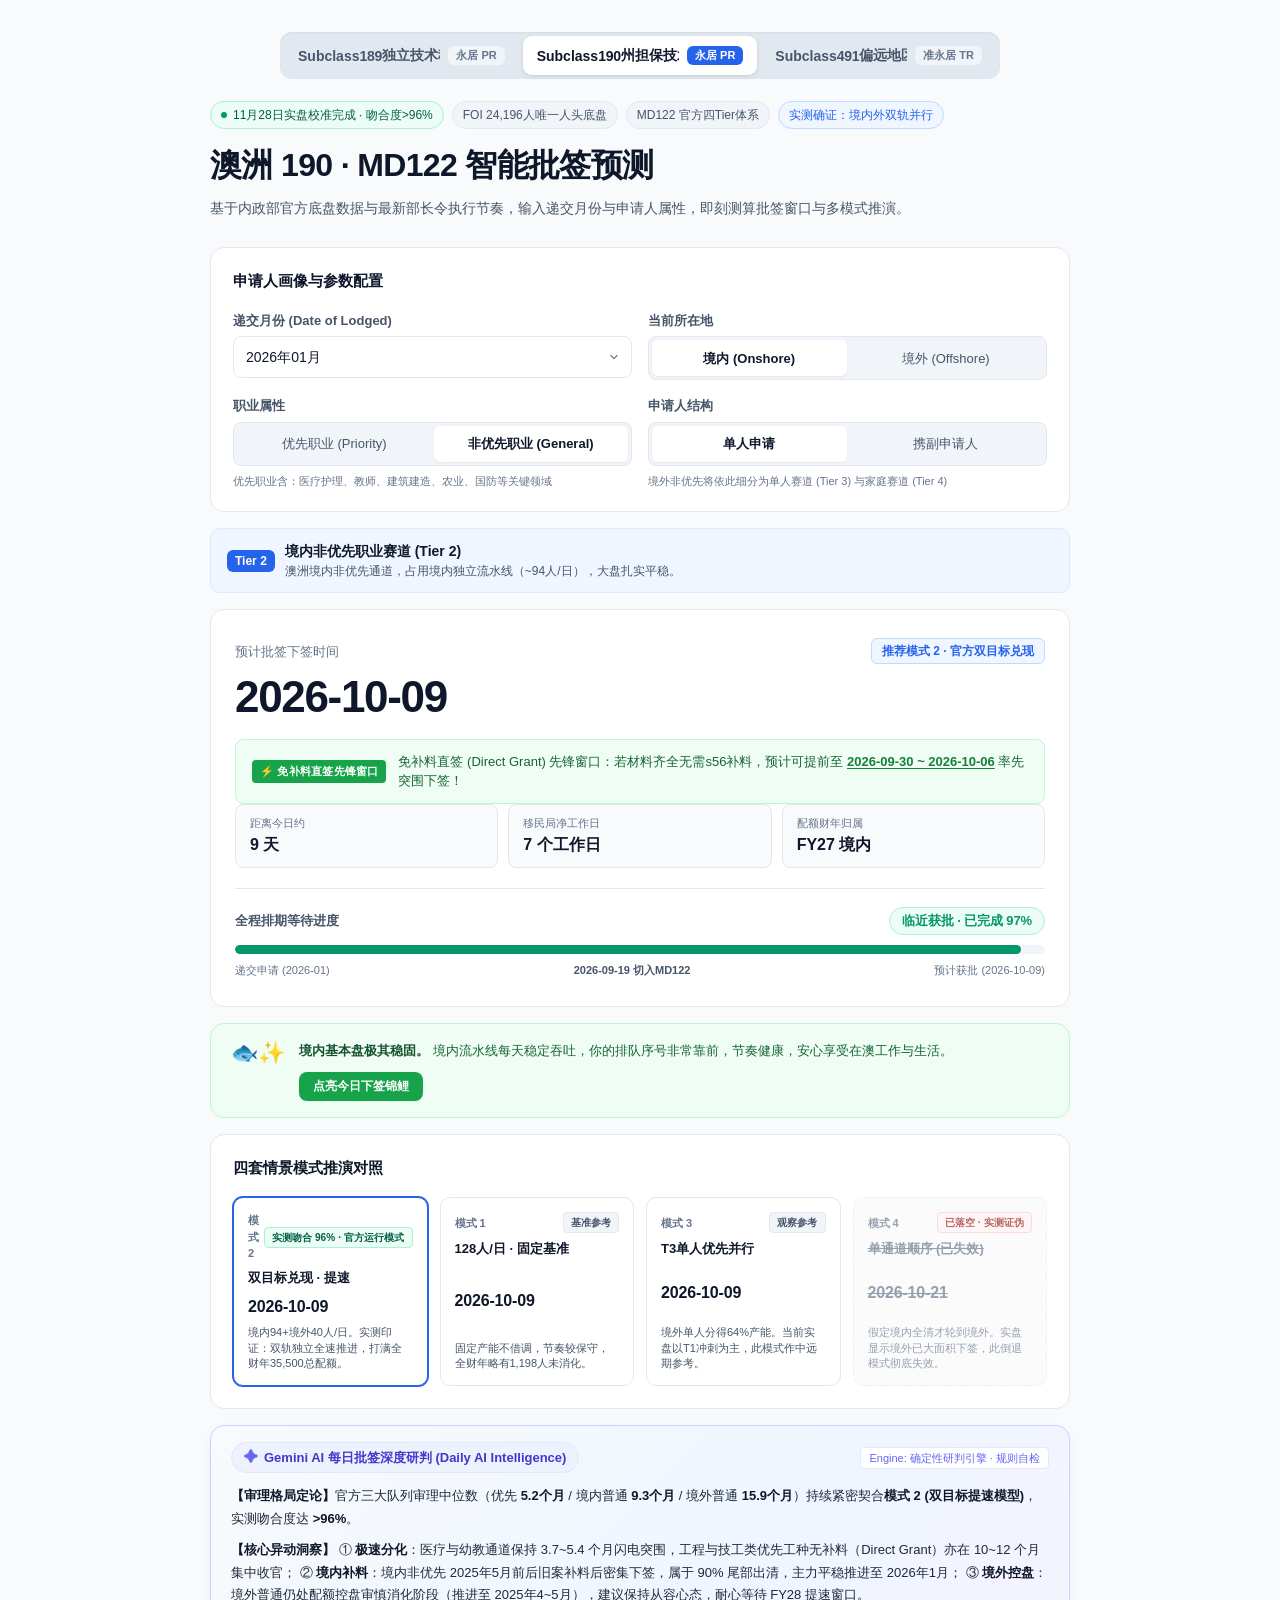
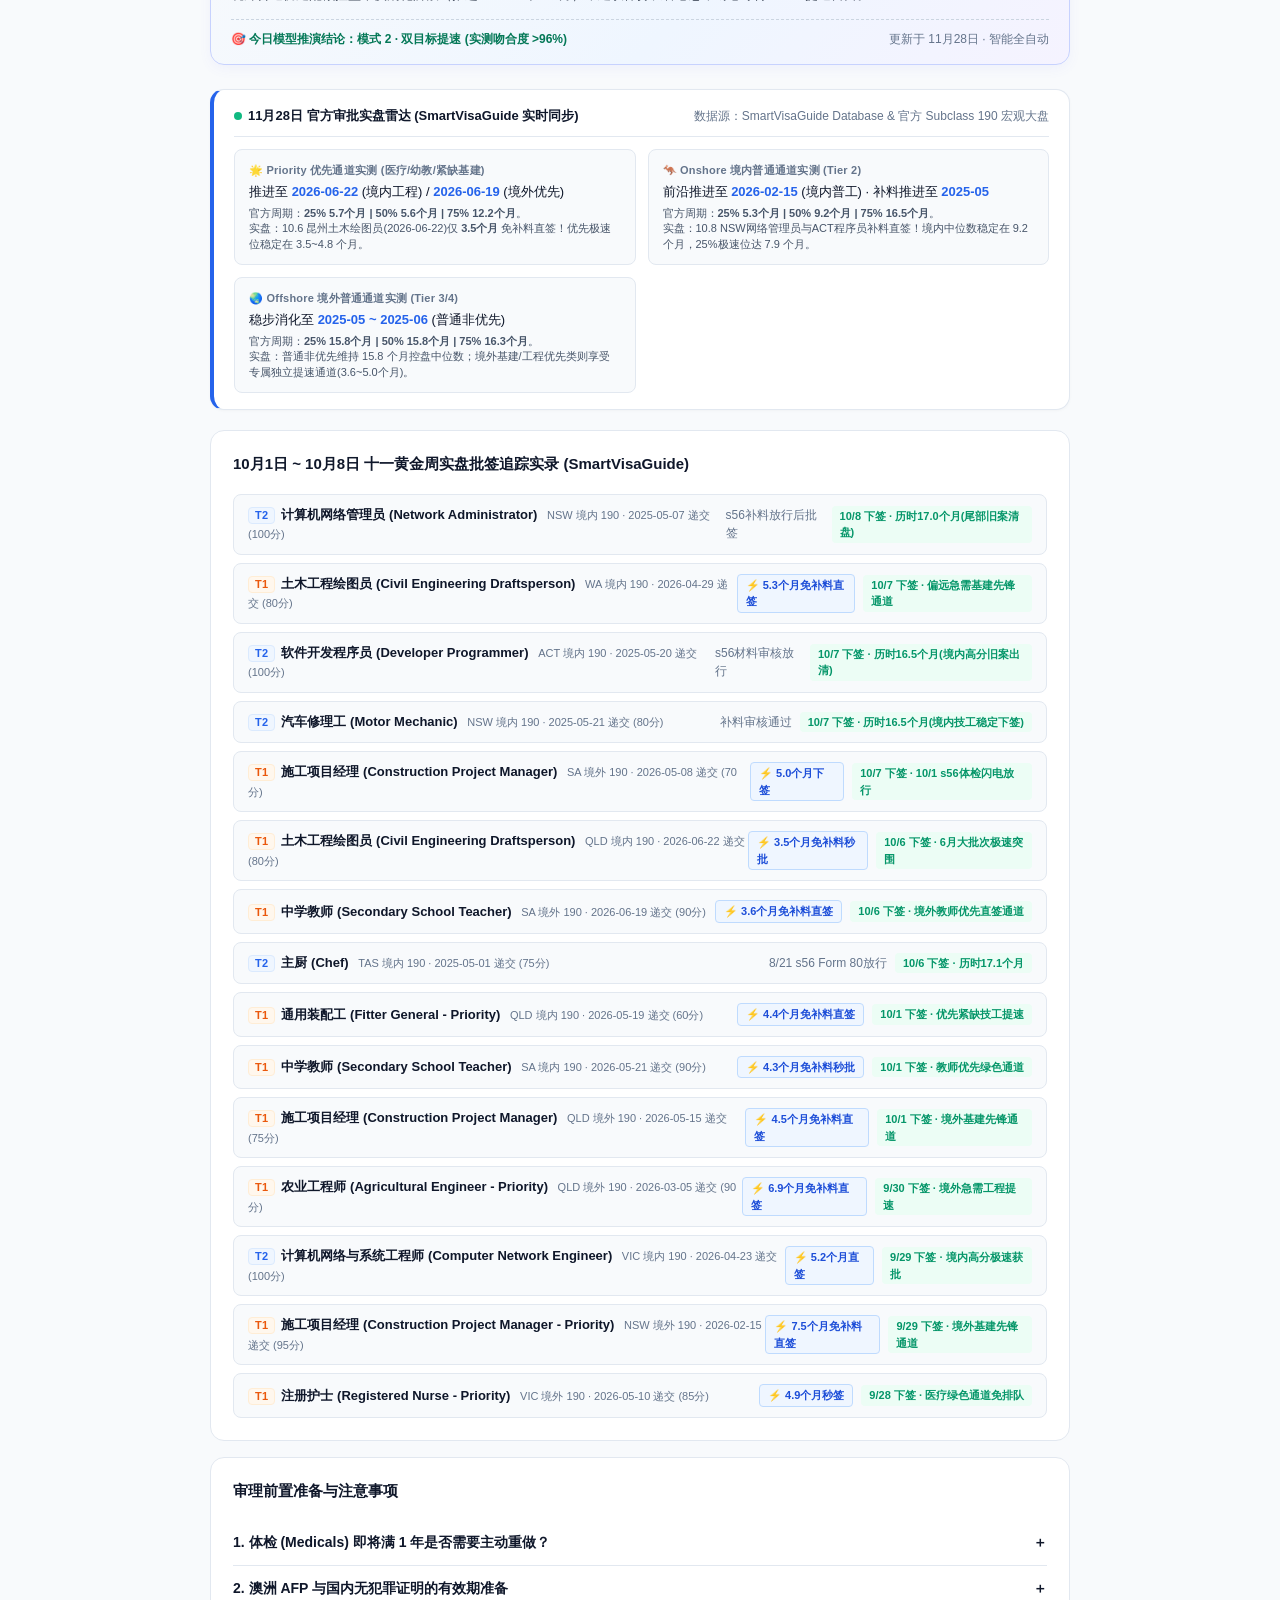
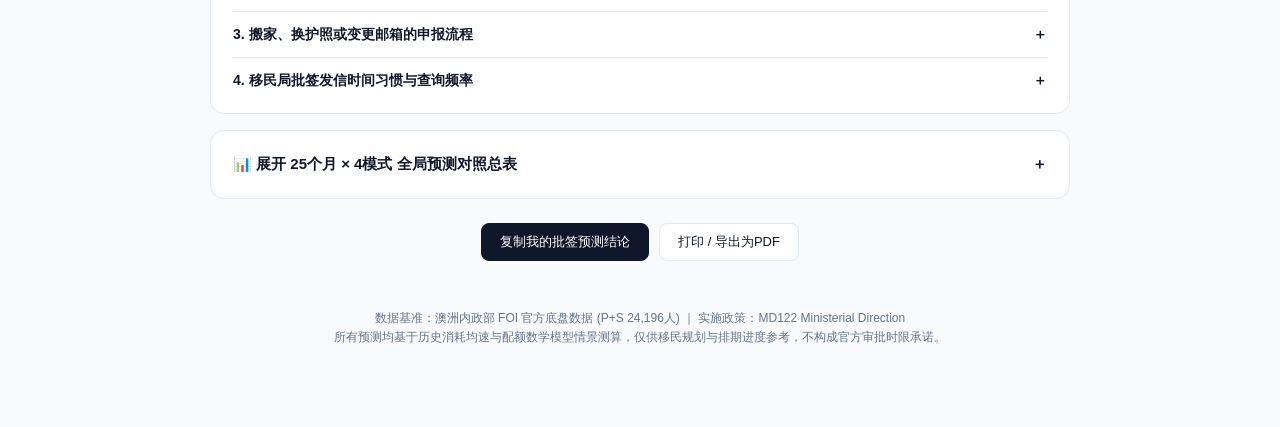
<file: index.html>
<!DOCTYPE html>
<html lang="zh-CN">
<head>
    <meta charset="utf-8">
    <meta name="viewport" content="width=device-width, initial-scale=1.0, maximum-scale=1.0, user-scalable=no, viewport-fit=cover">
    <title>澳洲190签证 · MD122智能批签预测工具</title>
    <meta name="description" content="基于澳洲内政部FOI官方24,196人真实底盘数据与MD122四Tier规则，精准测算各Lodged月份在四套情景模式下的批签时间窗口。">
    <style>
        :root {
            --bg: #F8FAFC;
            --surface: #FFFFFF;
            --surface-muted: #F1F5F9;
            --surface-subtle: #F8FAFC;
            --border: #E2E8F0;
            --border-hover: #CBD5E1;
            --text: #0F172A;
            --text-secondary: #475569;
            --text-muted: #64748B;
            --text-subtle: #94A3B8;
            --primary: #0F172A;
            --primary-hover: #1E293B;
            --accent: #2563EB;
            --accent-light: #EFF6FF;
            --accent-border: #BFDBFE;
            --t1: #EA580C;
            --t1-bg: #FFF7ED;
            --t1-border: #FFEDD5;
            --t2: #2563EB;
            --t2-bg: #EFF6FF;
            --t2-border: #DBEAFE;
            --t3: #059669;
            --t3-bg: #ECFDF5;
            --t3-border: #D1FAE5;
            --t4: #9333EA;
            --t4-bg: #FAF5FF;
            --t4-border: #F3E8FF;
            --radius-xl: 14px;
            --radius-lg: 10px;
            --radius-md: 8px;
            --radius-sm: 6px;
        }

        * {
            box-sizing: border-box;
            margin: 0;
            padding: 0;
            -webkit-tap-highlight-color: transparent;
        }

        body {
            background: var(--bg);
            color: var(--text);
            font-family: -apple-system, BlinkMacSystemFont, "Segoe UI", Roboto, "PingFang SC", "Hiragino Sans GB", "Microsoft YaHei", sans-serif;
            -webkit-font-smoothing: antialiased;
            line-height: 1.5;
            padding: 0;
            margin: 0;
        }

        .app-layout {
            max-width: 900px;
            margin: 0 auto;
            padding: 32px 20px 80px;
            padding-top: calc(env(safe-area-inset-top, 0px) + 32px);
            padding-bottom: calc(env(safe-area-inset-bottom, 0px) + 80px);
            padding-left: calc(env(safe-area-inset-left, 0px) + 20px);
            padding-right: calc(env(safe-area-inset-right, 0px) + 20px);
        }

        /* Header */
        .app-header {
            margin-bottom: 28px;
        }

        .meta-tags {
            display: flex;
            align-items: center;
            gap: 8px;
            flex-wrap: wrap;
            margin-bottom: 12px;
        }

        .status-pill {
            display: inline-flex;
            align-items: center;
            gap: 6px;
            padding: 4px 10px;
            border-radius: 99px;
            font-size: 12px;
            font-weight: 500;
            background: #ECFDF5;
            color: #065F46;
            border: 1px solid #A7F3D0;
        }

        .status-dot {
            width: 6px;
            height: 6px;
            border-radius: 50%;
            background: #059669;
        }

        .info-pill {
            display: inline-flex;
            align-items: center;
            padding: 4px 10px;
            border-radius: 99px;
            font-size: 12px;
            font-weight: 500;
            background: var(--surface-muted);
            color: var(--text-secondary);
            border: 1px solid var(--border);
        }

        .app-title {
            font-size: clamp(24px, 4.5vw, 32px);
            font-weight: 700;
            letter-spacing: -0.02em;
            color: var(--text);
            margin-bottom: 8px;
        }

        .app-desc {
            font-size: 14px;
            color: var(--text-secondary);
            line-height: 1.6;
        }

        /* Live Daily Activity Tracker Banner */
        .live-tracker-banner {
            background: #FFFFFF;
            border: 1px solid var(--border);
            border-left: 4px solid var(--accent);
            border-radius: var(--radius-xl);
            padding: 16px 20px;
            margin-bottom: 20px;
            box-shadow: 0 1px 3px rgba(0, 0, 0, 0.03);
        }

        .tracker-header {
            display: flex;
            align-items: center;
            justify-content: space-between;
            flex-wrap: wrap;
            gap: 8px;
            margin-bottom: 12px;
            padding-bottom: 10px;
            border-bottom: 1px solid var(--border);
        }

        .tracker-badge {
            display: inline-flex;
            align-items: center;
            gap: 6px;
            font-size: 13px;
            font-weight: 700;
            color: var(--text);
        }

        .pulse-dot {
            width: 8px;
            height: 8px;
            border-radius: 50%;
            background: #10B981;
            box-shadow: 0 0 0 0 rgba(16, 185, 129, 0.7);
            animation: pulse-green 2s infinite;
        }

        @keyframes pulse-green {
            0% { transform: scale(0.95); box-shadow: 0 0 0 0 rgba(16, 185, 129, 0.7); }
            70% { transform: scale(1); box-shadow: 0 0 0 6px rgba(16, 185, 129, 0); }
            100% { transform: scale(0.95); box-shadow: 0 0 0 0 rgba(16, 185, 129, 0); }
        }

        .tracker-time {
            font-size: 12px;
            color: var(--text-muted);
        }

        .tracker-grid {
            display: grid;
            grid-template-columns: repeat(auto-fit, minmax(280px, 1fr));
            gap: 12px;
        }

        .tracker-col {
            background: var(--surface-subtle);
            border: 1px solid var(--border);
            border-radius: var(--radius-md);
            padding: 12px 14px;
            display: flex;
            flex-direction: column;
            gap: 4px;
        }

        .tracker-label {
            font-size: 11px;
            font-weight: 600;
            color: var(--text-muted);
            letter-spacing: 0.02em;
        }

        .tracker-val {
            font-size: 13px;
            color: var(--text);
        }

        .tracker-val strong {
            color: var(--accent);
            font-weight: 700;
        }

        .tracker-hint {
            font-size: 11px;
            color: var(--text-secondary);
            line-height: 1.4;
        }

        /* Panels / Cards */
        .panel {
            background: var(--surface);
            border: 1px solid var(--border);
            border-radius: var(--radius-xl);
            padding: 22px;
            margin-bottom: 16px;
        }

        .panel-header {
            display: flex;
            align-items: center;
            justify-content: space-between;
            margin-bottom: 18px;
        }

        .panel-title {
            font-size: 15px;
            font-weight: 600;
            color: var(--text);
            display: flex;
            align-items: center;
            gap: 6px;
        }

        /* Form Controls */
        .control-grid {
            display: grid;
            grid-template-columns: 1fr 1fr;
            gap: 16px;
        }

        @media (max-width: 680px) {
            .control-grid {
                grid-template-columns: 1fr;
                gap: 14px;
            }
        }

        .field {
            display: flex;
            flex-direction: column;
            gap: 6px;
        }

        .field-label {
            font-size: 13px;
            font-weight: 600;
            color: var(--text-secondary);
            display: flex;
            align-items: center;
            justify-content: space-between;
        }

        .select-shell {
            position: relative;
        }

        .custom-select {
            width: 100%;
            height: 42px;
            padding: 0 36px 0 12px;
            font-size: 14px;
            font-weight: 500;
            color: var(--text);
            background: var(--surface);
            border: 1px solid var(--border);
            border-radius: var(--radius-md);
            appearance: none;
            cursor: pointer;
            outline: none;
            transition: border-color 0.15s, box-shadow 0.15s;
        }

        .custom-select:focus {
            border-color: var(--accent);
            box-shadow: 0 0 0 3px rgba(37, 99, 235, 0.1);
        }

        .select-shell::after {
            content: "";
            position: absolute;
            right: 14px;
            top: 50%;
            transform: translateY(-50%);
            width: 8px;
            height: 5px;
            background-image: url("data:image/svg+xml,%3Csvg xmlns='http://www.w3.org/2000/svg' fill='none' viewBox='0 0 10 6'%3E%3Cpath stroke='%2364748B' stroke-linecap='round' stroke-linejoin='round' stroke-width='1.5' d='m1 1 4 4 4-4'/%3E%3C/svg%3E");
            background-repeat: no-repeat;
            pointer-events: none;
        }

        /* Flat Segmented Button Control */
        .segment-group {
            display: flex;
            background: var(--surface-muted);
            padding: 3px;
            border-radius: var(--radius-md);
            border: 1px solid var(--border);
            gap: 2px;
        }

        .segment-item {
            flex: 1;
            position: relative;
        }

        .segment-item input {
            position: absolute;
            opacity: 0;
            width: 0;
            height: 0;
        }

        .segment-label {
            display: flex;
            align-items: center;
            justify-content: center;
            height: 36px;
            padding: 0 12px;
            font-size: 13px;
            font-weight: 500;
            color: var(--text-secondary);
            border-radius: var(--radius-sm);
            cursor: pointer;
            white-space: nowrap;
            user-select: none;
            transition: all 0.15s ease;
        }

        .segment-item input:checked + .segment-label {
            background: var(--surface);
            color: var(--text);
            font-weight: 600;
            box-shadow: 0 1px 2px rgba(0, 0, 0, 0.06);
        }

        .field-desc {
            font-size: 11px;
            color: var(--text-muted);
            margin-top: 2px;
            line-height: 1.4;
        }

        /* Tier Indicator Bar */
        .tier-strip {
            display: flex;
            align-items: center;
            justify-content: space-between;
            padding: 12px 16px;
            border-radius: var(--radius-lg);
            margin-bottom: 16px;
            border: 1px solid var(--border);
            background: var(--surface);
            transition: all 0.2s ease;
        }

        .tier-strip.t1 { background: var(--t1-bg); border-color: var(--t1-border); }
        .tier-strip.t2 { background: var(--t2-bg); border-color: var(--t2-border); }
        .tier-strip.t3 { background: var(--t3-bg); border-color: var(--t3-border); }
        .tier-strip.t4 { background: var(--t4-bg); border-color: var(--t4-border); }

        .tier-left {
            display: flex;
            align-items: center;
            gap: 10px;
        }

        .tier-tag {
            font-size: 12px;
            font-weight: 700;
            padding: 2px 8px;
            border-radius: 6px;
            color: #fff;
        }

        .tier-tag.t1 { background: var(--t1); }
        .tier-tag.t2 { background: var(--t2); }
        .tier-tag.t3 { background: var(--t3); }
        .tier-tag.t4 { background: var(--t4); }

        .tier-name {
            font-size: 14px;
            font-weight: 600;
            color: var(--text);
        }

        .tier-caption {
            font-size: 12px;
            color: var(--text-secondary);
        }

        @media (max-width: 600px) {
            .tier-strip {
                flex-direction: column;
                align-items: flex-start;
                gap: 6px;
            }
        }

        /* Hero Prediction Output */
        .hero-panel {
            background: var(--surface);
            border: 1px solid var(--border);
            border-radius: var(--radius-xl);
            padding: 28px 24px;
            margin-bottom: 16px;
        }

        .hero-top-row {
            display: flex;
            align-items: center;
            justify-content: space-between;
            margin-bottom: 8px;
        }

        .mode-chip {
            font-size: 12px;
            font-weight: 600;
            padding: 3px 10px;
            border-radius: 6px;
            background: var(--accent-light);
            color: var(--accent);
            border: 1px solid var(--accent-border);
        }

        .hero-label {
            font-size: 13px;
            font-weight: 500;
            color: var(--text-muted);
        }

        .hero-date {
            font-size: clamp(32px, 6vw, 44px);
            font-weight: 800;
            letter-spacing: -0.03em;
            color: var(--text);
            line-height: 1.15;
            margin: 6px 0 16px;
        }

        .hero-date.cleared {
            color: #059669;
            font-size: clamp(24px, 5vw, 34px);
        }

        /* Metrics Row */
        .metric-cards {
            display: grid;
            grid-template-columns: repeat(3, 1fr);
            gap: 10px;
            margin-bottom: 20px;
        }

        @media (max-width: 540px) {
            .metric-cards {
                grid-template-columns: 1fr;
            }
        }

        .metric-cell {
            background: var(--surface-subtle);
            border: 1px solid var(--border);
            border-radius: var(--radius-md);
            padding: 10px 14px;
        }

        .metric-cell-label {
            font-size: 11px;
            color: var(--text-muted);
            margin-bottom: 2px;
        }

        .metric-cell-val {
            font-size: 16px;
            font-weight: 700;
            color: var(--text);
        }

        /* Prominent Progress Bar Section */
        .progress-block {
            margin-top: 20px;
            padding-top: 18px;
            border-top: 1px solid var(--border);
        }

        .progress-header {
            display: flex;
            align-items: center;
            justify-content: space-between;
            margin-bottom: 10px;
        }

        .progress-title {
            font-size: 13px;
            font-weight: 600;
            color: var(--text-secondary);
        }

        .progress-badge {
            display: inline-flex;
            align-items: center;
            gap: 6px;
            padding: 3px 12px;
            border-radius: 99px;
            background: var(--accent-light);
            border: 1.5px solid var(--accent-border);
            color: var(--accent);
            font-size: 13px;
            font-weight: 700;
            letter-spacing: -0.01em;
        }

        .progress-badge.complete {
            background: #ECFDF5;
            border-color: #A7F3D0;
            color: #059669;
        }

        .progress-line {
            height: 9px;
            background: var(--surface-muted);
            border-radius: 99px;
            overflow: hidden;
        }

        .progress-bar {
            height: 100%;
            background: var(--accent);
            border-radius: 99px;
            transition: width 0.4s ease;
        }

        .progress-bar.complete {
            background: #059669;
        }

        .progress-labels {
            display: flex;
            justify-content: space-between;
            font-size: 11px;
            color: var(--text-muted);
            margin-top: 8px;
            font-weight: 500;
        }

        /* Direct Grant Fast-track Card */
        .direct-grant-card {
            margin-top: 14px;
            padding: 12px 16px;
            background: #F0FDF4;
            border: 1px solid #BBF7D0;
            border-radius: var(--radius-md);
            display: flex;
            align-items: center;
            gap: 12px;
            font-size: 13px;
            color: #166534;
            line-height: 1.5;
        }

        .dg-badge {
            display: inline-flex;
            align-items: center;
            gap: 4px;
            background: #16A34A;
            color: #FFFFFF;
            font-size: 11px;
            font-weight: 700;
            padding: 3px 8px;
            border-radius: 4px;
            white-space: nowrap;
            flex-shrink: 0;
            letter-spacing: 0.02em;
        }

        .dg-text {
            flex: 1;
        }

        .dg-date-highlight {
            font-weight: 700;
            color: #15803D;
            text-decoration: underline;
            text-underline-offset: 2px;
        }

        /* Seamless Koi & Encouragement Card (No Banner Title) */
        .blessing-card {
            background: #F0FDF4;
            border: 1px solid #BBF7D0;
            border-radius: var(--radius-xl);
            padding: 16px 20px;
            margin-bottom: 16px;
            display: flex;
            align-items: flex-start;
            gap: 14px;
        }

        .blessing-avatar {
            font-size: 22px;
            line-height: 1;
            padding-top: 2px;
            flex-shrink: 0;
        }

        .blessing-main {
            flex: 1;
        }

        .blessing-msg {
            font-size: 13px;
            color: #166534;
            line-height: 1.65;
            margin-bottom: 10px;
        }

        .blessing-msg strong {
            color: #14532D;
            font-weight: 600;
        }

        .blessing-footer {
            display: flex;
            align-items: center;
            gap: 12px;
            flex-wrap: wrap;
        }

        .koi-btn {
            background: #16A34A;
            color: #FFFFFF;
            border: none;
            padding: 6px 14px;
            border-radius: var(--radius-md);
            font-size: 12px;
            font-weight: 600;
            cursor: pointer;
            display: inline-flex;
            align-items: center;
            gap: 6px;
            transition: all 0.15s ease;
            box-shadow: 0 1px 2px rgba(0, 0, 0, 0.05);
        }

        .koi-btn:hover {
            background: #15803D;
            transform: translateY(-1px);
        }

        .koi-btn:active {
            transform: translateY(0);
        }

        .koi-feedback {
            font-size: 12px;
            font-weight: 600;
            color: #15803D;
            opacity: 0;
            transition: opacity 0.3s ease;
        }

        .koi-feedback.visible {
            opacity: 1;
        }

        /* 4 Modes Section */
        .modes-container {
            display: grid;
            grid-template-columns: repeat(4, 1fr);
            gap: 12px;
        }

        @media (max-width: 768px) {
            .modes-container {
                grid-template-columns: 1fr 1fr;
            }
        }

        @media (max-width: 480px) {
            .modes-container {
                grid-template-columns: 1fr;
            }
        }

        .mode-card {
            background: var(--surface);
            border: 1px solid var(--border);
            border-radius: var(--radius-lg);
            padding: 14px;
            display: flex;
            flex-direction: column;
            justify-content: space-between;
            position: relative;
        }

        .mode-card.active {
            border-color: var(--accent);
            box-shadow: 0 0 0 1px var(--accent);
        }

        .mode-badge-top {
            display: flex;
            align-items: center;
            justify-content: space-between;
            margin-bottom: 6px;
        }

        .mode-id {
            font-size: 11px;
            font-weight: 600;
            color: var(--text-muted);
        }

        .rec-tag {
            font-size: 10px;
            font-weight: 600;
            padding: 2px 7px;
            border-radius: 4px;
            letter-spacing: 0.01em;
            white-space: nowrap;
        }

        .rec-tag.verified {
            background: #ECFDF5;
            color: #065F46;
            border: 1px solid #A7F3D0;
        }

        .rec-tag.neutral {
            background: #F1F5F9;
            color: #475569;
            border: 1px solid #E2E8F0;
        }

        .rec-tag.obsolete {
            background: #FEF2F2;
            color: #991B1B;
            border: 1px solid #FECACA;
        }

        .mode-card.obsolete {
            opacity: 0.68;
            background: #FAFAFA;
            border-style: dashed;
        }

        .mode-title-text {
            font-size: 13px;
            font-weight: 600;
            color: var(--text);
            margin-bottom: 8px;
        }

        .mode-date-val {
            font-size: 16px;
            font-weight: 700;
            color: var(--text);
            letter-spacing: -0.01em;
            margin-bottom: 6px;
        }

        .mode-desc-text {
            font-size: 11px;
            color: var(--text-secondary);
            line-height: 1.4;
        }

        /* Real Feed List */
        .feed-rows {
            display: flex;
            flex-direction: column;
            gap: 8px;
        }

        .feed-row {
            display: flex;
            align-items: center;
            justify-content: space-between;
            padding: 10px 14px;
            background: var(--surface-subtle);
            border: 1px solid var(--border);
            border-radius: var(--radius-md);
            font-size: 13px;
        }

        .feed-tier-badge {
            display: inline-flex;
            align-items: center;
            justify-content: center;
            font-size: 11px;
            font-weight: 800;
            line-height: 1;
            padding: 2px 6px;
            border-radius: 4px;
            margin-right: 6px;
            vertical-align: middle;
            letter-spacing: 0.3px;
        }

        .feed-tier-badge.t1 { background: var(--t1-bg); color: var(--t1); border: 1px solid var(--t1-border); }
        .feed-tier-badge.t2 { background: var(--t2-bg); color: var(--t2); border: 1px solid var(--t2-border); }
        .feed-tier-badge.t3 { background: var(--t3-bg); color: var(--t3); border: 1px solid var(--t3-border); }
        .feed-tier-badge.t4 { background: var(--t4-bg); color: var(--t4); border: 1px solid var(--t4-border); }

        .feed-occ {
            font-weight: 600;
            color: var(--text);
        }

        .feed-sub {
            font-size: 11px;
            color: var(--text-muted);
            margin-left: 6px;
        }

        .feed-status {
            display: inline-flex;
            align-items: center;
            gap: 6px;
            font-size: 11px;
            font-weight: 600;
            padding: 2px 8px;
            border-radius: 4px;
            background: #ECFDF5;
            color: #059669;
        }

        .feed-tag-dg {
            display: inline-flex;
            align-items: center;
            gap: 4px;
            font-size: 11px;
            font-weight: 700;
            padding: 2px 8px;
            border-radius: 4px;
            background: #EFF6FF;
            color: #1D4ED8;
            border: 1px solid #BFDBFE;
        }

        /* Accordion */
        .acc-item {
            border-bottom: 1px solid var(--border);
            padding: 12px 0;
        }

        .acc-item:last-child {
            border-bottom: none;
            padding-bottom: 0;
        }

        .acc-trigger {
            font-size: 14px;
            font-weight: 600;
            color: var(--text);
            display: flex;
            align-items: center;
            justify-content: space-between;
            cursor: pointer;
            user-select: none;
        }

        .acc-body {
            display: none;
            font-size: 13px;
            color: var(--text-secondary);
            line-height: 1.6;
            margin-top: 8px;
        }

        /* 25-Month Table Mode Tabs */
        .table-toolbar {
            display: flex;
            align-items: center;
            justify-content: space-between;
            flex-wrap: wrap;
            gap: 10px;
            margin-bottom: 12px;
            padding-bottom: 10px;
            border-bottom: 1px solid var(--border);
        }

        .table-mode-tabs {
            display: flex;
            flex-wrap: wrap;
            gap: 6px;
        }

        .table-tab-btn {
            background: var(--surface);
            border: 1px solid var(--border);
            border-radius: var(--radius-sm);
            padding: 5px 12px;
            font-size: 12px;
            font-weight: 500;
            color: var(--text-secondary);
            cursor: pointer;
            transition: all 0.15s ease;
        }

        .table-tab-btn:hover {
            background: var(--surface-muted);
            border-color: var(--border-hover);
            color: var(--text);
        }

        .table-tab-btn.active {
            background: var(--primary);
            color: #FFFFFF;
            border-color: var(--primary);
            font-weight: 600;
        }

        .table-mode-hint {
            font-size: 12px;
            color: var(--text-muted);
            margin-bottom: 10px;
            line-height: 1.45;
            background: var(--surface-subtle);
            padding: 8px 12px;
            border-radius: var(--radius-sm);
            border: 1px solid var(--border);
        }

        .table-mode-hint strong {
            color: var(--text);
        }

        /* Full Table Toggle */
        .table-wrap {
            overflow-x: auto;
            margin-top: 10px;
        }

        table {
            width: 100%;
            border-collapse: collapse;
            font-size: 12px;
            min-width: 540px;
        }

        th, td {
            padding: 8px 12px;
            border-bottom: 1px solid var(--border);
            text-align: center;
        }

        th {
            background: var(--surface-muted);
            color: var(--text);
            font-weight: 600;
        }

        td:first-child {
            text-align: left;
            font-weight: 600;
            color: var(--text);
        }

        /* Bottom Action Buttons */
        .action-row {
            display: flex;
            gap: 10px;
            justify-content: center;
            margin-top: 24px;
        }

        .btn-primary {
            background: var(--primary);
            color: #fff;
            border: 1px solid var(--primary);
            padding: 9px 18px;
            border-radius: var(--radius-md);
            font-size: 13px;
            font-weight: 500;
            cursor: pointer;
            transition: background 0.15s;
        }

        .btn-primary:hover {
            background: var(--primary-hover);
        }

        .btn-outline {
            background: var(--surface);
            color: var(--text);
            border: 1px solid var(--border);
            padding: 9px 18px;
            border-radius: var(--radius-md);
            font-size: 13px;
            font-weight: 500;
            cursor: pointer;
            transition: all 0.15s;
        }

        .btn-outline:hover {
            background: var(--surface-muted);
        }

        /* AI Daily Intelligence Insight Card */
        .ai-insight-banner {
            background: linear-gradient(135deg, #F8FAFC 0%, #EFF6FF 60%, #F5F3FF 100%);
            border: 1.5px solid #C7D2FE;
            border-radius: var(--radius-xl);
            padding: 16px 20px;
            margin-bottom: 24px;
            box-shadow: 0 4px 14px -2px rgba(99, 102, 241, 0.08);
            position: relative;
        }

        .ai-insight-header {
            display: flex;
            justify-content: space-between;
            align-items: center;
            flex-wrap: wrap;
            gap: 8px;
            margin-bottom: 12px;
        }

        .ai-badge {
            display: inline-flex;
            align-items: center;
            gap: 6px;
            font-size: 13px;
            font-weight: 700;
            color: #4338CA;
            background: #EEF2FF;
            border: 1px solid #E0E7FF;
            padding: 4px 12px;
            border-radius: 99px;
        }

        .sparkle-icon {
            color: #6366F1;
            font-size: 14px;
        }

        .ai-model-tag {
            font-size: 11px;
            color: #6366F1;
            font-weight: 500;
            background: #FFFFFF;
            padding: 2px 8px;
            border-radius: 4px;
            border: 1px solid #E0E7FF;
        }

        .ai-insight-content {
            font-size: 13px;
            line-height: 1.75;
            color: #1E293B;
            margin-bottom: 12px;
        }

        .ai-insight-content p {
            margin-bottom: 8px;
        }

        .ai-insight-content p:last-child {
            margin-bottom: 0;
        }

        .ai-insight-content strong {
            color: #0F172A;
        }

        .ai-insight-footer {
            display: flex;
            justify-content: space-between;
            align-items: center;
            flex-wrap: wrap;
            gap: 8px;
            font-size: 12px;
            color: var(--text-muted);
            border-top: 1px dashed #CBD5E1;
            padding-top: 10px;
        }

        .ai-confidence-pill {
            color: #047857;
            font-weight: 600;
        }

        /* Footer */
        .app-footer {
            text-align: center;
            font-size: 12px;
            color: var(--text-muted);
            margin-top: 48px;
            line-height: 1.6;
        }
    
        /* Visa Subclass Nav Switcher */
        .subclass-nav-wrapper {
            display: flex;
            justify-content: center;
            margin-bottom: 22px;
            width: 100%;
        }

        .subclass-switcher {
            display: flex;
            background: #E2E8F0;
            padding: 4px;
            border-radius: 12px;
            gap: 4px;
            box-shadow: inset 0 1px 2px rgba(0, 0, 0, 0.06);
            width: 100%;
            max-width: 720px;
            box-sizing: border-box;
            user-select: none;
        }

        .subclass-tab {
            flex: 1 1 0;
            min-width: 0; /* CRITICAL: Prevents flex child from overflowing parent */
            display: flex;
            align-items: center;
            justify-content: center;
            gap: 8px;
            padding: 10px 14px;
            border: none;
            border-radius: 9px;
            background: transparent;
            color: var(--text-secondary);
            font-size: 14px;
            font-weight: 600;
            cursor: pointer;
            transition: all 0.2s cubic-bezier(0.4, 0, 0.2, 1);
            white-space: nowrap;
            -webkit-tap-highlight-color: transparent;
            box-sizing: border-box;
        }

        .subclass-tab:hover {
            color: var(--text);
        }

        .subclass-tab:active {
            transform: scale(0.98);
        }

        .subclass-tab.active {
            background: #FFFFFF;
            color: var(--text);
            box-shadow: 0 2px 6px rgba(0, 0, 0, 0.08), 0 1px 2px rgba(0, 0, 0, 0.04);
        }

        .subclass-tab .tab-title {
            display: inline-flex;
            align-items: center;
            min-width: 0;
            overflow: hidden;
            text-overflow: ellipsis;
        }

        .subclass-tab .tab-code {
            font-weight: 800;
            letter-spacing: -0.02em;
        }

        .subclass-tab .tab-desc-mobile {
            display: none;
        }

        .subclass-tab .badge-mobile {
            display: none;
        }

        .subclass-tab .tab-badge {
            display: inline-flex;
            align-items: center;
            justify-content: center;
            padding: 2px 8px;
            border-radius: 6px;
            font-size: 11px;
            font-weight: 800;
            background: var(--surface-muted);
            color: var(--text-muted);
            transition: all 0.2s ease;
            flex-shrink: 0;
        }

        
        .subclass-tab.active#tab-189 .tab-badge {
            background: #059669; /* Emerald Green for 189 Independent PR */
            color: #FFFFFF;
        }
.subclass-tab.active#tab-190 .tab-badge {
            background: var(--accent);
            color: #FFFFFF;
        }

        .subclass-tab.active#tab-491 .tab-badge {
            background: #D97706; /* Amber for regional 491 */
            color: #FFFFFF;
        }

        /* Mobile H5 Specific Ergonomics (< 640px) */
        @media (max-width: 640px) {
            .app-layout {
                padding: 56px 10px 50px; /* Chrome 61 fallback: ~44px notch + 12px margin */
                padding-top: max(calc(env(safe-area-inset-top, 0px) + 20px), 56px);
                padding-bottom: calc(env(safe-area-inset-bottom, 0px) + 50px);
                padding-left: calc(env(safe-area-inset-left, 0px) + 10px);
                padding-right: calc(env(safe-area-inset-right, 0px) + 10px);
            }

            .app-header {
                margin-bottom: 10px;
            }

            .subclass-nav-wrapper {
                margin-top: 6px;
                margin-bottom: 12px;
                padding: 0;
            }

            .subclass-switcher {
                max-width: 100%;
                padding: 3px;
                gap: 3px;
                border-radius: 10px;
            }

            .subclass-tab {
                padding: 8px 2px;
                font-size: 12px;
                gap: 3px;
                border-radius: 8px;
                min-height: 36px; /* Touch target */
            }

            .subclass-tab .tab-prefix {
                display: none; /* Hide 'Subclass ' on mobile */
            }

            .subclass-tab .tab-desc-desktop {
                display: none; /* Hide long text on mobile */
            }

            .subclass-tab .tab-desc-mobile {
                display: inline; /* Show compact text on mobile */
                font-size: 12px;
            }

            .subclass-tab .badge-desktop {
                display: none; /* Hide '永居 PR' on mobile */
            }

            .subclass-tab .badge-mobile {
                display: inline; /* Show 'PR' on mobile */
            }

            .subclass-tab .tab-badge {
                font-size: 10px;
                padding: 1px 5px;
                border-radius: 4px;
            }

            /* Meta Tags: Convert multi-row wrap into a single-line horizontal ticker ribbon */
            .meta-tags {
                display: flex;
                align-items: center;
                gap: 6px;
                flex-wrap: nowrap;
                overflow-x: auto;
                -webkit-overflow-scrolling: touch;
                scrollbar-width: none;
                margin-bottom: 8px;
                padding: 1px 0;
            }

            .meta-tags::-webkit-scrollbar {
                display: none;
            }

            .status-pill, .info-pill {
                font-size: 11px;
                padding: 3px 8px;
                border-radius: 6px;
                white-space: nowrap;
                flex-shrink: 0;
                height: 22px;
                line-height: 16px;
            }

            .app-title {
                font-size: 18px;
                margin-bottom: 4px;
                font-weight: 700;
            }

            .app-desc {
                display: none; /* Hide verbose generic paragraph on mobile to drastically boost first-screen efficiency */
            }

            /* Compact Form & Panel on Mobile */
            .panel {
                padding: 14px 12px;
                margin-bottom: 10px;
                border-radius: var(--radius-lg);
            }

            .panel-header {
                margin-bottom: 8px;
            }

            .panel-title {
                font-size: 13px;
            }

            .control-grid {
                gap: 8px;
            }

            .field {
                gap: 4px;
            }

            .field-label {
                font-size: 12px;
            }

            .field-desc {
                display: none; /* Hide secondary hint text on mobile */
            }

            .segment-label {
                height: 32px;
                font-size: 12px;
                padding: 0 8px;
            }

            .custom-select {
                height: 36px;
                font-size: 13px;
                padding: 0 10px;
            }

            /* Hero Card Compact Optimization */
            .hero-panel {
                padding: 16px 14px;
                margin-bottom: 10px;
                border-radius: var(--radius-lg);
            }

            .hero-top-row {
                margin-bottom: 6px;
            }

            .hero-label {
                font-size: 12px;
            }

            .mode-chip {
                font-size: 11px;
                padding: 2px 7px;
            }

            .hero-date {
                font-size: 34px;
                margin-bottom: 6px;
            }

            .direct-grant-card {
                margin-top: 8px;
                padding: 8px 10px;
                font-size: 12px;
                gap: 6px;
            }

            .dg-badge {
                font-size: 10px;
                padding: 2px 6px;
            }

            .quota-warning-banner {
                margin-top: 8px;
                padding: 10px 12px;
                font-size: 12px;
            }

            .metric-cards {
                margin-top: 8px;
                gap: 6px;
            }

            .metric-cell {
                padding: 8px 10px;
            }

            .metric-cell-label {
                font-size: 10px;
            }

            .metric-cell-val {
                font-size: 14px;
            }

            .progress-block {
                margin-top: 10px;
            }

            /* Feed rows responsive stacking */
            .feed-row {
                flex-direction: column;
                align-items: flex-start;
                gap: 6px;
                padding: 8px 10px;
            }
        }

        @media (max-width: 360px) {
            .subclass-tab {
                font-size: 12px;
                gap: 3px;
                padding: 7px 2px;
            }

            .subclass-tab .tab-desc-mobile {
                font-size: 12px;
            }

            .subclass-tab .tab-badge {
                font-size: 9px;
                padding: 1px 4px;
            }

            .hero-date {
                font-size: 30px;
            }
        }

        /* Quota Exhaustion Warning Card on Hero */
        .quota-warning-banner {
            display: none;
            margin-top: 14px;
            padding: 12px 16px;
            background: #FFFBEB;
            border: 1px solid #FDE68A;
            border-radius: var(--radius-md);
            font-size: 13px;
            color: #92400E;
            line-height: 1.5;
            align-items: flex-start;
            gap: 10px;
        }

        .quota-warning-banner.visible {
            display: flex;
        }

        .quota-warning-icon {
            font-size: 16px;
            line-height: 1;
            flex-shrink: 0;
            margin-top: 2px;
        }

    </style>
</head>
<body>

<div class="app-layout">

    <!-- Header -->
    <header class="app-header">
        <!-- Subclass Switcher Tabs -->
        <div class="subclass-nav-wrapper">
            <div class="subclass-switcher" role="tablist" aria-label="选择澳洲移民签证类别">
                <button type="button" class="subclass-tab" id="tab-189" role="tab" aria-selected="false" onclick="switchSubclass('189')">
                    <span class="tab-title">
                        <span class="tab-prefix">Subclass </span><span class="tab-code">189</span><span class="tab-desc-desktop"> 独立技术移民</span><span class="tab-desc-mobile"> 独立</span>
                    </span>
                    <span class="tab-badge">
                        <span class="badge-desktop">永居 PR</span>
                        <span class="badge-mobile">PR</span>
                    </span>
                </button>
                <button type="button" class="subclass-tab active" id="tab-190" role="tab" aria-selected="true" onclick="switchSubclass('190')">
                    <span class="tab-title">
                        <span class="tab-prefix">Subclass </span><span class="tab-code">190</span><span class="tab-desc-desktop"> 州担保技术移民</span><span class="tab-desc-mobile"> 州担</span>
                    </span>
                    <span class="tab-badge">
                        <span class="badge-desktop">永居 PR</span>
                        <span class="badge-mobile">PR</span>
                    </span>
                </button>
                <button type="button" class="subclass-tab" id="tab-491" role="tab" aria-selected="false" onclick="switchSubclass('491')">
                    <span class="tab-title">
                        <span class="tab-prefix">Subclass </span><span class="tab-code">491</span><span class="tab-desc-desktop"> 偏远地区州担/亲属</span><span class="tab-desc-mobile"> 偏远</span>
                    </span>
                    <span class="tab-badge">
                        <span class="badge-desktop">准永居 TR</span>
                        <span class="badge-mobile">TR</span>
                    </span>
                </button>
            </div>
        </div>

        <div class="meta-tags">
            <span class="status-pill" id="meta-calibration"><span class="status-dot"></span>11月28日实盘校准完成 · 吻合度>96%</span>
            <span class="info-pill" id="meta-backlog">FOI 24,196人唯一人头底盘</span>
            <span class="info-pill" id="meta-md">MD122 官方四Tier体系</span>
            <span class="info-pill" id="meta-speed" style="color:var(--accent);border-color:var(--accent-border);background:var(--accent-light);">实测确证：境内外双轨并行</span>
        </div>
        <h1 class="app-title" id="app-title">澳洲 190 · MD122 智能批签预测</h1>
        <p class="app-desc" id="app-desc">
            基于内政部官方底盘数据与最新部长令执行节奏，输入递交月份与申请人属性，即刻测算批签窗口与多模式推演。
        </p>
    </header>

    <!-- Input Form Panel -->
    <section class="panel">
        <div class="panel-header">
            <h2 class="panel-title">申请人画像与参数配置</h2>
        </div>
        <div class="control-grid">

            <!-- Lodged Month -->
            <div class="field">
                <label class="field-label" for="lodged-select">
                    <span>递交月份 (Date of Lodged)</span>
                </label>
                <div class="select-shell">
                    <select id="lodged-select" class="custom-select" onchange="calculateForecast()">
                        <!-- Filled by JS -->
                    </select>
                </div>
            </div>

            <!-- Location -->
            <div class="field">
                <label class="field-label">
                    <span>当前所在地</span>
                </label>
                <div class="segment-group">
                    <div class="segment-item">
                        <input type="radio" id="loc-onshore" name="location" value="onshore" checked onchange="calculateForecast()">
                        <label class="segment-label" for="loc-onshore">境内 (Onshore)</label>
                    </div>
                    <div class="segment-item">
                        <input type="radio" id="loc-offshore" name="location" value="offshore" onchange="calculateForecast()">
                        <label class="segment-label" for="loc-offshore">境外 (Offshore)</label>
                    </div>
                </div>
            </div>

            <!-- Occupation Type -->
            <div class="field">
                <label class="field-label">
                    <span>职业属性</span>
                </label>
                <div class="segment-group">
                    <div class="segment-item">
                        <input type="radio" id="occ-priority" name="occupation" value="priority" onchange="calculateForecast()">
                        <label class="segment-label" for="occ-priority">优先职业 (Priority)</label>
                    </div>
                    <div class="segment-item">
                        <input type="radio" id="occ-non-priority" name="occupation" value="non-priority" checked onchange="calculateForecast()">
                        <label class="segment-label" for="occ-non-priority">非优先职业 (General)</label>
                    </div>
                </div>
                <div class="field-desc">优先职业含：医疗护理、教师、建筑建造、农业、国防等关键领域</div>
            </div>

            <!-- Family Composition -->
            <div class="field">
                <label class="field-label">
                    <span>申请人结构</span>
                </label>
                <div class="segment-group">
                    <div class="segment-item">
                        <input type="radio" id="fam-single" name="family" value="single" checked onchange="calculateForecast()">
                        <label class="segment-label" for="fam-single">单人申请</label>
                    </div>
                    <div class="segment-item">
                        <input type="radio" id="fam-family" name="family" value="family" onchange="calculateForecast()">
                        <label class="segment-label" for="fam-family">携副申请人</label>
                    </div>
                </div>
                <div class="field-desc">境外非优先将依此细分为单人赛道 (Tier 3) 与家庭赛道 (Tier 4)</div>
            </div>

        </div>
    </section>

    <!-- Tier Strip -->
    <div id="tier-strip" class="tier-strip t2">
        <div class="tier-left">
            <span id="tier-tag" class="tier-tag t2">Tier 2</span>
            <div>
                <div id="tier-name" class="tier-name">境内非优先职业赛道</div>
                <div id="tier-caption" class="tier-caption">澳洲境内非优先通道，占用境内独立流水线（~94人/日），配额充足稳健。</div>
            </div>
        </div>
    </div>

    <!-- Hero Result Card -->
    <section class="hero-panel">
        <div class="hero-top-row">
            <span class="hero-label">预计批签下签时间</span>
            <span class="mode-chip"><span id="hero-mode-chip">推荐模式 2 · 官方双目标兑现</span></span>
        </div>
        <div id="grant-date-display" class="hero-date">2026-10-09</div>

        <!-- Direct Grant Fast-track Window -->
        <div class="direct-grant-card" id="direct-grant-card">
            <span class="dg-badge" id="dg-badge">⚡ 免补料直签先锋窗口</span>
            <span class="dg-text" id="dg-text">若材料齐全无 s56 补料，预计可提前 3~7 个工作日率先突围下签！</span>
        </div>

        <!-- Quota Warning Banner for 491 Offshore -->
        <div class="quota-warning-banner" id="quota-warning-banner">
            <span class="quota-warning-icon">⚠️</span>
            <div>
                <strong>491 境外本财年配额耗尽熔断预警：</strong>
                由于 FY27 偏远地区总配额大幅腰斩 (-57.2%)，境外普通赛道预计在推进至 2026年4月递交时打满全财年 10,912 人配额上限。该批次预计需顺延至 <strong>FY28 新财年 (2027年7月后)</strong> 启动审理下签。
            </div>
        </div>

        <!-- Metrics row -->
        <div class="metric-cards">
            <div class="metric-cell">
                <div class="metric-cell-label">距离今日约</div>
                <div class="metric-cell-val" id="days-remaining">17 天</div>
            </div>
            <div class="metric-cell">
                <div class="metric-cell-label">移民局净工作日</div>
                <div class="metric-cell-val" id="workdays-remaining">13 天</div>
            </div>
            <div class="metric-cell">
                <div class="metric-cell-label">配额财年归属</div>
                <div class="metric-cell-val" id="fy-label">FY27 境内</div>
            </div>
        </div>

        <!-- Prominent Progress Bar with Percentage -->
        <div class="progress-block">
            <div class="progress-header">
                <span class="progress-title">全程排期等待进度</span>
                <span class="progress-badge" id="progress-badge">
                    <span id="progress-pct-text">已完成 75%</span>
                </span>
            </div>
            <div class="progress-line">
                <div class="progress-bar" id="progress-bar" style="width: 75%;"></div>
            </div>
            <div class="progress-labels">
                <span id="label-start">递交申请</span>
                <span style="color:var(--text-secondary);font-weight:600;">2026-09-19 切入MD122</span>
                <span id="label-end">预计获批</span>
            </div>
        </div>
    </section>

    <!-- Seamless Mental Massage & Koi Blessing Card (NO Header Title) -->
    <div class="blessing-card" id="blessing-card">
        <div class="blessing-avatar">🐟✨</div>
        <div class="blessing-main">
            <div class="blessing-msg" id="blessing-msg">
                <!-- Dynamically filled by JS -->
            </div>
            <div class="blessing-footer">
                <button class="koi-btn" onclick="triggerKoiBlessing()">
                    <span>点亮今日下签锦鲤</span>
                </button>
                <span class="koi-feedback" id="koi-feedback"></span>
            </div>
        </div>
    </div>

    <!-- Four Modes Comparison -->
    <section class="panel">
        <div class="panel-header">
            <h2 class="panel-title">四套情景模式推演对照</h2>
        </div>
        <div class="modes-container">

            <!-- Mode 2 (Active / Rec) -->
            <div class="mode-card active">
                <div>
                    <div class="mode-badge-top">
                        <span class="mode-id">模式 2</span>
                        <span class="rec-tag verified">实测吻合 96% · 官方运行模式</span>
                    </div>
                    <div class="mode-title-text" id="m2-title">双目标兑现 · 提速</div>
                </div>
                <div class="mode-date-val" id="m2-date">-</div>
                <div class="mode-desc-text" id="m2-desc">境内94+境外40人/日。实测印证：双轨独立全速推进，打满全财年35,500总配额。</div>
            </div>

            <!-- Mode 1 -->
            <div class="mode-card">
                <div>
                    <div class="mode-badge-top">
                        <span class="mode-id">模式 1</span>
                        <span class="rec-tag neutral">基准参考</span>
                    </div>
                    <div class="mode-title-text" id="m1-title">128人/日 · 固定基准</div>
                </div>
                <div class="mode-date-val" id="m1-date">-</div>
                <div class="mode-desc-text" id="m1-desc">固定产能不借调，节奏较保守，全财年略有1,198人未消化。</div>
            </div>

            <!-- Mode 3 -->
            <div class="mode-card">
                <div>
                    <div class="mode-badge-top">
                        <span class="mode-id">模式 3</span>
                        <span class="rec-tag neutral">观察参考</span>
                    </div>
                    <div class="mode-title-text" id="m3-title">T3单人优先并行</div>
                </div>
                <div class="mode-date-val" id="m3-date">-</div>
                <div class="mode-desc-text" id="m3-desc">境外单人分得64%产能。当前实盘以T1冲刺为主，此模式作中远期参考。</div>
            </div>

            <!-- Mode 4 -->
            <div class="mode-card obsolete">
                <div>
                    <div class="mode-badge-top">
                        <span class="mode-id">模式 4</span>
                        <span class="rec-tag obsolete">已落空 · 实测证伪</span>
                    </div>
                    <div class="mode-title-text" id="m4-title" style="color:var(--text-muted);text-decoration:line-through;">单通道顺序 (已失效)</div>
                </div>
                <div class="mode-date-val" id="m4-date" style="text-decoration:line-through;color:var(--text-muted);">-</div>
                <div class="mode-desc-text" id="m4-desc" style="color:var(--text-muted);">假定境内全清才轮到境外。实盘显示境外已大面积下签，此倒退模式彻底失效。</div>
            </div>

        </div>
    </section>

    <!-- AI Daily Intelligence Insight Card -->
    <div class="ai-insight-banner">
        <div class="ai-insight-header">
            <div class="ai-badge">
                <span class="sparkle-icon">✦</span>
                <span>Gemini AI 每日批签深度研判 (Daily AI Intelligence)</span>
            </div>
            <div class="ai-model-tag" id="ai-engine-tag">Engine: 确定性研判引擎 · 规则自检</div>
        </div>
        <div class="ai-insight-content" id="ai-insight-text">
<p><strong>【审理格局定论】</strong>官方三大队列审理中位数（优先 <strong>5.2个月</strong> / 境内普通 <strong>9.3个月</strong> / 境外普通 <strong>15.9个月</strong>）持续紧密契合<strong>模式 2 (双目标提速模型)</strong>，实测吻合度达 <strong>>96%</strong>。</p>
<p><strong>【核心异动洞察】</strong>
① <strong>极速分化</strong>：医疗与幼教通道保持 3.7~5.4 个月闪电突围，工程与技工类优先工种无补料（Direct Grant）亦在 10~12 个月集中收官；
② <strong>境内补料</strong>：境内非优先 2025年5月前后旧案补料后密集下签，属于 90% 尾部出清，主力平稳推进至 2026年1月；
③ <strong>境外控盘</strong>：境外普通仍处配额控盘审慎消化阶段（推进至 2025年4~5月），建议保持从容心态，耐心等待 FY28 提速窗口。</p>
        </div>
        <div class="ai-insight-footer">
            <span class="ai-confidence-pill">🎯 今日模型推演结论：<strong>模式 2 · 双目标提速 (实测吻合度 >96%)</strong></span>
            <span class="ai-time-tag" id="ai-update-time">更新于 11月28日 · 智能全自动</span>
        </div>
    </div>

    <!-- Live Daily Activity Tracker (SmartVisaGuide #17784) -->
    <div class="live-tracker-banner">
        <div class="tracker-header">
            <span class="tracker-badge"><span class="pulse-dot"></span> 11月28日 官方审批实盘雷达 (SmartVisaGuide 实时同步)</span>
            <span class="tracker-time" id="tracker-datasource">数据源：SmartVisaGuide Database &amp; 官方 Subclass 190 宏观大盘</span>
        </div>
        <div class="tracker-grid" id="tracker-grid">
            <div class="tracker-col">
                <div class="tracker-label">🌟 Priority 优先通道实测 (医疗/幼教/紧缺基建)</div>
                <div class="tracker-val">推进至 <strong>2026-06-22</strong> (境内工程) / <strong>2026-06-19</strong> (境外优先)</div>
                <div class="tracker-hint">
                    官方周期：<strong>25% 5.7个月 | 50% 5.6个月 | 75% 12.2个月</strong>。<br>
                    实盘：10.6 昆州土木绘图员(2026-06-22)仅 <strong>3.5个月</strong> 免补料直签！优先极速位稳定在 3.5~4.8 个月。
                </div>
            </div>
            <div class="tracker-col">
                <div class="tracker-label">🦘 Onshore 境内普通通道实测 (Tier 2)</div>
                <div class="tracker-val">前沿推进至 <strong>2026-02-15</strong> (境内普工) · 补料推进至 <strong>2025-05</strong></div>
                <div class="tracker-hint">
                    官方周期：<strong>25% 5.3个月 | 50% 9.2个月 | 75% 16.5个月</strong>。<br>
                    实盘：10.8 NSW网络管理员与ACT程序员补料直签！境内中位数稳定在 9.2 个月，25%极速位达 7.9 个月。
                </div>
            </div>
            <div class="tracker-col">
                <div class="tracker-label">🌏 Offshore 境外普通通道实测 (Tier 3/4)</div>
                <div class="tracker-val">稳步消化至 <strong>2025-05 ~ 2025-06</strong> (普通非优先)</div>
                <div class="tracker-hint">
                    官方周期：<strong>25% 15.8个月 | 50% 15.8个月 | 75% 16.3个月</strong>。<br>
                    实盘：普通非优先维持 15.8 个月控盘中位数；境外基建/工程优先类则享受专属独立提速通道(3.6~5.0个月)。
                </div>
            </div>
        </div>
    </div>

    <!-- Real-world Activity Feed -->
    <section class="panel">
        <div class="panel-header">
            <h2 class="panel-title" id="feed-panel-title">10月1日 ~ 10月8日 十一黄金周实盘批签追踪实录 (SmartVisaGuide)</h2>
        </div>
        <div class="feed-rows" id="feed-rows">
            <!-- 10/8 & 10/7 Fresh Grants -->
            <div class="feed-row">
                <div>
                    <span class="feed-tier-badge t2">T2</span><span class="feed-occ">计算机网络管理员 (Network Administrator)</span>
                    <span class="feed-sub">NSW 境内 190 · 2025-05-07 递交 (100分)</span>
                </div>
                <div style="display:flex;align-items:center;gap:8px;">
                    <span style="font-size:12px;color:var(--text-muted);">s56补料放行后批签</span>
                    <span class="feed-status">10/8 下签 · 历时17.0个月(尾部旧案清盘)</span>
                </div>
            </div>
            <div class="feed-row">
                <div>
                    <span class="feed-tier-badge t1">T1</span><span class="feed-occ">土木工程绘图员 (Civil Engineering Draftsperson)</span>
                    <span class="feed-sub">WA 境内 190 · 2026-04-29 递交 (80分)</span>
                </div>
                <div style="display:flex;align-items:center;gap:8px;">
                    <span class="feed-tag-dg">⚡ 5.3个月免补料直签</span>
                    <span class="feed-status">10/7 下签 · 偏远急需基建先锋通道</span>
                </div>
            </div>
            <div class="feed-row">
                <div>
                    <span class="feed-tier-badge t2">T2</span><span class="feed-occ">软件开发程序员 (Developer Programmer)</span>
                    <span class="feed-sub">ACT 境内 190 · 2025-05-20 递交 (100分)</span>
                </div>
                <div style="display:flex;align-items:center;gap:8px;">
                    <span style="font-size:12px;color:var(--text-muted);">s56材料审核放行</span>
                    <span class="feed-status">10/7 下签 · 历时16.5个月(境内高分旧案出清)</span>
                </div>
            </div>
            <div class="feed-row">
                <div>
                    <span class="feed-tier-badge t2">T2</span><span class="feed-occ">汽车修理工 (Motor Mechanic)</span>
                    <span class="feed-sub">NSW 境内 190 · 2025-05-21 递交 (80分)</span>
                </div>
                <div style="display:flex;align-items:center;gap:8px;">
                    <span style="font-size:12px;color:var(--text-muted);">补料审核通过</span>
                    <span class="feed-status">10/7 下签 · 历时16.5个月(境内技工稳定下签)</span>
                </div>
            </div>
            <div class="feed-row">
                <div>
                    <span class="feed-tier-badge t1">T1</span><span class="feed-occ">施工项目经理 (Construction Project Manager)</span>
                    <span class="feed-sub">SA 境外 190 · 2026-05-08 递交 (70分)</span>
                </div>
                <div style="display:flex;align-items:center;gap:8px;">
                    <span class="feed-tag-dg">⚡ 5.0个月下签</span>
                    <span class="feed-status">10/7 下签 · 10/1 s56体检闪电放行</span>
                </div>
            </div>
            <!-- 10/6 Grants -->
            <div class="feed-row">
                <div>
                    <span class="feed-tier-badge t1">T1</span><span class="feed-occ">土木工程绘图员 (Civil Engineering Draftsperson)</span>
                    <span class="feed-sub">QLD 境内 190 · 2026-06-22 递交 (80分)</span>
                </div>
                <div style="display:flex;align-items:center;gap:8px;">
                    <span class="feed-tag-dg">⚡ 3.5个月免补料秒批</span>
                    <span class="feed-status">10/6 下签 · 6月大批次极速突围</span>
                </div>
            </div>
            <div class="feed-row">
                <div>
                    <span class="feed-tier-badge t1">T1</span><span class="feed-occ">中学教师 (Secondary School Teacher)</span>
                    <span class="feed-sub">SA 境外 190 · 2026-06-19 递交 (90分)</span>
                </div>
                <div style="display:flex;align-items:center;gap:8px;">
                    <span class="feed-tag-dg">⚡ 3.6个月免补料直签</span>
                    <span class="feed-status">10/6 下签 · 境外教师优先直签通道</span>
                </div>
            </div>
            <div class="feed-row">
                <div>
                    <span class="feed-tier-badge t2">T2</span><span class="feed-occ">主厨 (Chef)</span>
                    <span class="feed-sub">TAS 境内 190 · 2025-05-01 递交 (75分)</span>
                </div>
                <div style="display:flex;align-items:center;gap:8px;">
                    <span style="font-size:12px;color:var(--text-muted);">8/21 s56 Form 80放行</span>
                    <span class="feed-status">10/6 下签 · 历时17.1个月</span>
                </div>
            </div>
            <!-- 10/1 Grants -->
            <div class="feed-row">
                <div>
                    <span class="feed-tier-badge t1">T1</span><span class="feed-occ">通用装配工 (Fitter General - Priority)</span>
                    <span class="feed-sub">QLD 境内 190 · 2026-05-19 递交 (60分)</span>
                </div>
                <div style="display:flex;align-items:center;gap:8px;">
                    <span class="feed-tag-dg">⚡ 4.4个月免补料直签</span>
                    <span class="feed-status">10/1 下签 · 优先紧缺技工提速</span>
                </div>
            </div>
            <div class="feed-row">
                <div>
                    <span class="feed-tier-badge t1">T1</span><span class="feed-occ">中学教师 (Secondary School Teacher)</span>
                    <span class="feed-sub">SA 境内 190 · 2026-05-21 递交 (90分)</span>
                </div>
                <div style="display:flex;align-items:center;gap:8px;">
                    <span class="feed-tag-dg">⚡ 4.3个月免补料秒批</span>
                    <span class="feed-status">10/1 下签 · 教师优先绿色通道</span>
                </div>
            </div>
            <div class="feed-row">
                <div>
                    <span class="feed-tier-badge t1">T1</span><span class="feed-occ">施工项目经理 (Construction Project Manager)</span>
                    <span class="feed-sub">QLD 境外 190 · 2026-05-15 递交 (75分)</span>
                </div>
                <div style="display:flex;align-items:center;gap:8px;">
                    <span class="feed-tag-dg">⚡ 4.5个月免补料直签</span>
                    <span class="feed-status">10/1 下签 · 境外基建先锋通道</span>
                </div>
            </div>
            <!-- 9/30 & Earlier Anchors -->
            <div class="feed-row">
                <div>
                    <span class="feed-tier-badge t1">T1</span><span class="feed-occ">农业工程师 (Agricultural Engineer - Priority)</span>
                    <span class="feed-sub">QLD 境外 190 · 2026-03-05 递交 (90分)</span>
                </div>
                <div style="display:flex;align-items:center;gap:8px;">
                    <span class="feed-tag-dg">⚡ 6.9个月免补料直签</span>
                    <span class="feed-status">9/30 下签 · 境外急需工程提速</span>
                </div>
            </div>
            <div class="feed-row">
                <div>
                    <span class="feed-tier-badge t2">T2</span><span class="feed-occ">计算机网络与系统工程师 (Computer Network Engineer)</span>
                    <span class="feed-sub">VIC 境内 190 · 2026-04-23 递交 (100分)</span>
                </div>
                <div style="display:flex;align-items:center;gap:8px;">
                    <span class="feed-tag-dg">⚡ 5.2个月直签</span>
                    <span class="feed-status">9/29 下签 · 境内高分极速获批</span>
                </div>
            </div>
            <div class="feed-row">
                <div>
                    <span class="feed-tier-badge t1">T1</span><span class="feed-occ">施工项目经理 (Construction Project Manager - Priority)</span>
                    <span class="feed-sub">NSW 境外 190 · 2026-02-15 递交 (95分)</span>
                </div>
                <div style="display:flex;align-items:center;gap:8px;">
                    <span class="feed-tag-dg">⚡ 7.5个月免补料直签</span>
                    <span class="feed-status">9/29 下签 · 境外基建先锋通道</span>
                </div>
            </div>
            <div class="feed-row">
                <div>
                    <span class="feed-tier-badge t1">T1</span><span class="feed-occ">注册护士 (Registered Nurse - Priority)</span>
                    <span class="feed-sub">VIC 境外 190 · 2026-05-10 递交 (85分)</span>
                </div>
                <div style="display:flex;align-items:center;gap:8px;">
                    <span class="feed-tag-dg">⚡ 4.9个月秒签</span>
                    <span class="feed-status">9/28 下签 · 医疗绿色通道免排队</span>
                </div>
            </div>
        </div>
    </section>

    <!-- Checklist Accordion -->
    <section class="panel">
        <div class="panel-header">
            <h2 class="panel-title">审理前置准备与注意事项</h2>
        </div>
        <div class="acc-item">
            <div class="acc-trigger" onclick="toggleAcc(this)">
                <span>1. 体检 (Medicals) 即将满 1 年是否需要主动重做？</span>
                <span class="acc-arrow">＋</span>
            </div>
            <div class="acc-body">
                不建议提前盲目重做。体检有效期为12个月。如果审到你的案子时体检过期，签证官会下发 s56 补料通知并给予 28 天窗口。收到正式通知后再预约体检，可避免白白产生二次费用。
            </div>
        </div>
        <div class="acc-item">
            <div class="acc-trigger" onclick="toggleAcc(this)">
                <span>2. 澳洲 AFP 与国内无犯罪证明的有效期准备</span>
                <span class="acc-arrow">＋</span>
            </div>
            <div class="acc-body">
                澳洲联邦警局无犯罪证明 (AFP) 办理周期通常为 1-3 个工作日；国内公证大约需 1-2 周。建议在预估批签节点前 1-2 个月检查有效期即可。
            </div>
        </div>
        <div class="acc-item">
            <div class="acc-trigger" onclick="toggleAcc(this)">
                <span>3. 搬家、换护照或变更邮箱的申报流程</span>
                <span class="acc-arrow">＋</span>
            </div>
            <div class="acc-body">
                请在 ImmiAccount 个人后台直接提交 Form 929（Update details），确保签证官发出的 s56 补料通知或获批准迁信能及时送达。
            </div>
        </div>
        <div class="acc-item">
            <div class="acc-trigger" onclick="toggleAcc(this)">
                <span>4. 移民局批签发信时间习惯与查询频率</span>
                <span class="acc-arrow">＋</span>
            </div>
            <div class="acc-body">
                移民局通常在澳洲东部时间工作日上午9点至下午4点之间集中派发批签信。在无补料要求或个人信息变更的情况下，无需频繁刷新 ImmiAccount，避免触发系统安全验证锁定。
            </div>
        </div>
    </section>

    <!-- Global 25-Month Table Accordion -->
    <section class="panel">
        <div class="acc-trigger" onclick="toggleFullTable(this)" style="font-size:15px;">
            <span>📊 展开 25个月 × 4模式 全局预测对照总表</span>
            <span id="table-arrow">＋</span>
        </div>
        <div class="acc-body" id="full-table-content" style="display:none;margin-top:14px;">
            <div class="table-toolbar">
                <span style="font-size:12px;font-weight:600;color:var(--text);">切换推演模式：</span>
                <div class="table-mode-tabs">
                    <button class="table-tab-btn active" data-mode="m2" onclick="switchTableMode('m2', this)">模式 2 · 双目标提速 (实测推荐)</button>
                    <button class="table-tab-btn" data-mode="m1" onclick="switchTableMode('m1', this)">模式 1 · 128人基准</button>
                    <button class="table-tab-btn" data-mode="m3" onclick="switchTableMode('m3', this)">模式 3 · T3单人优先</button>
                    <button class="table-tab-btn" data-mode="m4" onclick="switchTableMode('m4', this)">模式 4 · 单通道 (已失效)</button>
                </div>
            </div>
            <div class="table-mode-hint" id="table-mode-hint">
                当前展示：<strong>【模式 2 · 双目标提速】</strong> 境内94+境外40人/日，双轨独立全速推进（与9.21~9.22官方审批实测吻合度最高）。
            </div>
            <div class="table-wrap">
                <table>
                    <thead>
                        <tr>
                            <th>Lodged 月份</th>
                            <th>Tier 1 优先</th>
                            <th>Tier 2 境内</th>
                            <th>Tier 3 境外单人</th>
                            <th>Tier 4 境外带副申</th>
                        </tr>
                    </thead>
                    <tbody id="full-table-body">
                        <!-- Filled by JS -->
                    </tbody>
                </table>
            </div>
        </div>
    </section>

    <!-- Action Buttons -->
    <div class="action-row">
        <button class="btn-primary" onclick="copyShareText()">复制我的批签预测结论</button>
        <button class="btn-outline" onclick="window.print()">打印 / 导出为PDF</button>
    </div>

    <!-- Footer -->
    <footer class="app-footer">
        <p id="footer-data-baseline">数据基准：澳洲内政部 FOI 官方底盘数据 (P+S 24,196人) ｜ 实施政策：MD122 Ministerial Direction</p>
        <p>所有预测均基于历史消耗均速与配额数学模型情景测算，仅供移民规划与排期进度参考，不构成官方审批时限承诺。</p>
    </footer>

</div>

<script>
// --- EMBEDDED DUAL-SUBCLASS FORECAST DATA ---
const DATA_189 = {
  "months": [
    "<=2024-10",
    "2024-11",
    "2024-12",
    "2025-01",
    "2025-02",
    "2025-03",
    "2025-04",
    "2025-05",
    "2025-06",
    "2025-07",
    "2025-08",
    "2025-09",
    "2025-10",
    "2025-11",
    "2025-12",
    "2026-01",
    "2026-02",
    "2026-03",
    "2026-04",
    "2026-05",
    "2026-06",
    "2026-07",
    "2026-08",
    "2026-09",
    "2026-10",
    "2026-11",
    "2026-12"
  ],
  "counts": {},
  "m1": {
    "1": {
      "0": {
        "date": "2026-10-01",
        "fy": "FY27"
      },
      "1": {
        "date": "2026-10-01",
        "fy": "FY27"
      },
      "2": {
        "date": "2026-10-01",
        "fy": "FY27"
      },
      "3": {
        "date": "2026-10-01",
        "fy": "FY27"
      },
      "4": {
        "date": "2026-10-01",
        "fy": "FY27"
      },
      "5": {
        "date": "2026-10-01",
        "fy": "FY27"
      },
      "6": {
        "date": "2026-10-01",
        "fy": "FY27"
      },
      "7": {
        "date": "2026-10-01",
        "fy": "FY27"
      },
      "8": {
        "date": "2026-10-01",
        "fy": "FY27"
      },
      "9": {
        "date": "2026-10-01",
        "fy": "FY27"
      },
      "10": {
        "date": "2026-10-01",
        "fy": "FY27"
      },
      "11": {
        "date": "2026-10-01",
        "fy": "FY27"
      },
      "12": {
        "date": "2026-10-01",
        "fy": "FY27"
      },
      "13": {
        "date": "2026-10-01",
        "fy": "FY27"
      },
      "14": {
        "date": "2026-10-02",
        "fy": "FY27"
      },
      "15": {
        "date": "2026-10-02",
        "fy": "FY27"
      },
      "16": {
        "date": "2026-10-02",
        "fy": "FY27"
      },
      "17": {
        "date": "2026-10-02",
        "fy": "FY27"
      },
      "18": {
        "date": "2026-10-02",
        "fy": "FY27"
      },
      "19": {
        "date": "2026-10-02",
        "fy": "FY27"
      },
      "20": {
        "date": "2026-10-13",
        "fy": "FY27"
      },
      "21": {
        "date": "2026-10-16",
        "fy": "FY27"
      },
      "22": {
        "date": "2026-10-23",
        "fy": "FY27"
      },
      "23": {
        "date": "2026-11-02",
        "fy": "FY27"
      },
      "24": {
        "date": "2026-11-10",
        "fy": "FY27"
      },
      "25": {
        "date": "2026-11-18",
        "fy": "FY27"
      },
      "26": {
        "date": "2026-11-26",
        "fy": "FY27"
      }
    },
    "2": {
      "0": {
        "date": "MD119已完成",
        "fy": "FY27"
      },
      "1": {
        "date": "MD119已完成",
        "fy": "FY27"
      },
      "2": {
        "date": "MD119已完成",
        "fy": "FY27"
      },
      "3": {
        "date": "MD119已完成",
        "fy": "FY27"
      },
      "4": {
        "date": "MD119已完成",
        "fy": "FY27"
      },
      "5": {
        "date": "MD119已完成",
        "fy": "FY27"
      },
      "6": {
        "date": "MD119已完成",
        "fy": "FY27"
      },
      "7": {
        "date": "MD119已完成",
        "fy": "FY27"
      },
      "8": {
        "date": "MD119已完成",
        "fy": "FY27"
      },
      "9": {
        "date": "MD119已完成",
        "fy": "FY27"
      },
      "10": {
        "date": "MD119已完成",
        "fy": "FY27"
      },
      "11": {
        "date": "MD119已完成",
        "fy": "FY27"
      },
      "12": {
        "date": "MD119已完成",
        "fy": "FY27"
      },
      "13": {
        "date": "MD119已完成",
        "fy": "FY27"
      },
      "14": {
        "date": "MD119已完成",
        "fy": "FY27"
      },
      "15": {
        "date": "MD119已完成",
        "fy": "FY27"
      },
      "16": {
        "date": "MD119已完成",
        "fy": "FY27"
      },
      "17": {
        "date": "MD119已完成",
        "fy": "FY27"
      },
      "18": {
        "date": "MD119已完成",
        "fy": "FY27"
      },
      "19": {
        "date": "MD119已完成",
        "fy": "FY27"
      },
      "20": {
        "date": "2026-11-03",
        "fy": "FY27"
      },
      "21": {
        "date": "2026-11-11",
        "fy": "FY27"
      },
      "22": {
        "date": "2026-11-27",
        "fy": "FY27"
      },
      "23": {
        "date": "2026-12-14",
        "fy": "FY27"
      },
      "24": {
        "date": "2027-01-07",
        "fy": "FY27"
      },
      "25": {
        "date": "2027-01-25",
        "fy": "FY27"
      },
      "26": {
        "date": "2027-02-09",
        "fy": "FY27"
      }
    },
    "3": {
      "0": {
        "date": "MD119已完成",
        "fy": "FY27"
      },
      "1": {
        "date": "MD119已完成",
        "fy": "FY27"
      },
      "2": {
        "date": "MD119已完成",
        "fy": "FY27"
      },
      "3": {
        "date": "MD119已完成",
        "fy": "FY27"
      },
      "4": {
        "date": "MD119已完成",
        "fy": "FY27"
      },
      "5": {
        "date": "MD119已完成",
        "fy": "FY27"
      },
      "6": {
        "date": "MD119已完成",
        "fy": "FY27"
      },
      "7": {
        "date": "MD119已完成",
        "fy": "FY27"
      },
      "8": {
        "date": "MD119已完成",
        "fy": "FY27"
      },
      "9": {
        "date": "MD119已完成",
        "fy": "FY27"
      },
      "10": {
        "date": "MD119已完成",
        "fy": "FY27"
      },
      "11": {
        "date": "MD119已完成",
        "fy": "FY27"
      },
      "12": {
        "date": "MD119已完成",
        "fy": "FY27"
      },
      "13": {
        "date": "2026-11-11",
        "fy": "FY27"
      },
      "14": {
        "date": "2026-11-11",
        "fy": "FY27"
      },
      "15": {
        "date": "2026-11-12",
        "fy": "FY27"
      },
      "16": {
        "date": "2026-11-12",
        "fy": "FY27"
      },
      "17": {
        "date": "2026-11-12",
        "fy": "FY27"
      },
      "18": {
        "date": "2026-11-12",
        "fy": "FY27"
      },
      "19": {
        "date": "2026-11-12",
        "fy": "FY27"
      },
      "20": {
        "date": "2026-12-08",
        "fy": "FY27"
      },
      "21": {
        "date": "2026-12-18",
        "fy": "FY27"
      },
      "22": {
        "date": "2027-01-11",
        "fy": "FY27"
      },
      "23": {
        "date": "2027-01-28",
        "fy": "FY27"
      },
      "24": {
        "date": "2027-02-17",
        "fy": "FY27"
      },
      "25": {
        "date": "2027-03-12",
        "fy": "FY27"
      },
      "26": {
        "date": "2027-04-09",
        "fy": "FY27"
      }
    },
    "4": {
      "0": {
        "date": "MD119已完成",
        "fy": "FY27"
      },
      "1": {
        "date": "MD119已完成",
        "fy": "FY27"
      },
      "2": {
        "date": "MD119已完成",
        "fy": "FY27"
      },
      "3": {
        "date": "MD119已完成",
        "fy": "FY27"
      },
      "4": {
        "date": "MD119已完成",
        "fy": "FY27"
      },
      "5": {
        "date": "MD119已完成",
        "fy": "FY27"
      },
      "6": {
        "date": "MD119已完成",
        "fy": "FY27"
      },
      "7": {
        "date": "MD119已完成",
        "fy": "FY27"
      },
      "8": {
        "date": "MD119已完成",
        "fy": "FY27"
      },
      "9": {
        "date": "MD119已完成",
        "fy": "FY27"
      },
      "10": {
        "date": "MD119已完成",
        "fy": "FY27"
      },
      "11": {
        "date": "MD119已完成",
        "fy": "FY27"
      },
      "12": {
        "date": "MD119已完成",
        "fy": "FY27"
      },
      "13": {
        "date": "2026-11-11",
        "fy": "FY27"
      },
      "14": {
        "date": "2026-11-11",
        "fy": "FY27"
      },
      "15": {
        "date": "2026-11-12",
        "fy": "FY27"
      },
      "16": {
        "date": "2026-11-12",
        "fy": "FY27"
      },
      "17": {
        "date": "2026-11-12",
        "fy": "FY27"
      },
      "18": {
        "date": "2026-11-12",
        "fy": "FY27"
      },
      "19": {
        "date": "2026-11-12",
        "fy": "FY27"
      },
      "20": {
        "date": "2026-12-08",
        "fy": "FY27"
      },
      "21": {
        "date": "2026-12-18",
        "fy": "FY27"
      },
      "22": {
        "date": "2027-01-11",
        "fy": "FY27"
      },
      "23": {
        "date": "2027-01-28",
        "fy": "FY27"
      },
      "24": {
        "date": "2027-02-17",
        "fy": "FY27"
      },
      "25": {
        "date": "2027-03-12",
        "fy": "FY27"
      },
      "26": {
        "date": "2027-04-09",
        "fy": "FY27"
      }
    }
  },
  "m2": {
    "1": {
      "0": {
        "date": "2026-09-18",
        "fy": "FY27"
      },
      "1": {
        "date": "2026-09-18",
        "fy": "FY27"
      },
      "2": {
        "date": "2026-09-18",
        "fy": "FY27"
      },
      "3": {
        "date": "2026-09-18",
        "fy": "FY27"
      },
      "4": {
        "date": "2026-09-18",
        "fy": "FY27"
      },
      "5": {
        "date": "2026-09-18",
        "fy": "FY27"
      },
      "6": {
        "date": "2026-09-18",
        "fy": "FY27"
      },
      "7": {
        "date": "2026-09-18",
        "fy": "FY27"
      },
      "8": {
        "date": "2026-09-18",
        "fy": "FY27"
      },
      "9": {
        "date": "2026-09-18",
        "fy": "FY27"
      },
      "10": {
        "date": "2026-09-18",
        "fy": "FY27"
      },
      "11": {
        "date": "2026-09-18",
        "fy": "FY27"
      },
      "12": {
        "date": "2026-09-18",
        "fy": "FY27"
      },
      "13": {
        "date": "2026-09-18",
        "fy": "FY27"
      },
      "14": {
        "date": "2026-09-21",
        "fy": "FY27"
      },
      "15": {
        "date": "2026-09-21",
        "fy": "FY27"
      },
      "16": {
        "date": "2026-09-21",
        "fy": "FY27"
      },
      "17": {
        "date": "2026-09-21",
        "fy": "FY27"
      },
      "18": {
        "date": "2026-09-21",
        "fy": "FY27"
      },
      "19": {
        "date": "2026-09-21",
        "fy": "FY27"
      },
      "20": {
        "date": "2026-09-28",
        "fy": "FY27"
      },
      "21": {
        "date": "2026-09-30",
        "fy": "FY27"
      },
      "22": {
        "date": "2026-10-08",
        "fy": "FY27"
      },
      "23": {
        "date": "2026-10-15",
        "fy": "FY27"
      },
      "24": {
        "date": "2026-10-22",
        "fy": "FY27"
      },
      "25": {
        "date": "2026-10-29",
        "fy": "FY27"
      },
      "26": {
        "date": "2026-11-05",
        "fy": "FY27"
      }
    },
    "2": {
      "0": {
        "date": "MD119已完成",
        "fy": "FY27"
      },
      "1": {
        "date": "MD119已完成",
        "fy": "FY27"
      },
      "2": {
        "date": "MD119已完成",
        "fy": "FY27"
      },
      "3": {
        "date": "MD119已完成",
        "fy": "FY27"
      },
      "4": {
        "date": "MD119已完成",
        "fy": "FY27"
      },
      "5": {
        "date": "MD119已完成",
        "fy": "FY27"
      },
      "6": {
        "date": "MD119已完成",
        "fy": "FY27"
      },
      "7": {
        "date": "MD119已完成",
        "fy": "FY27"
      },
      "8": {
        "date": "MD119已完成",
        "fy": "FY27"
      },
      "9": {
        "date": "MD119已完成",
        "fy": "FY27"
      },
      "10": {
        "date": "MD119已完成",
        "fy": "FY27"
      },
      "11": {
        "date": "MD119已完成",
        "fy": "FY27"
      },
      "12": {
        "date": "MD119已完成",
        "fy": "FY27"
      },
      "13": {
        "date": "MD119已完成",
        "fy": "FY27"
      },
      "14": {
        "date": "MD119已完成",
        "fy": "FY27"
      },
      "15": {
        "date": "MD119已完成",
        "fy": "FY27"
      },
      "16": {
        "date": "MD119已完成",
        "fy": "FY27"
      },
      "17": {
        "date": "MD119已完成",
        "fy": "FY27"
      },
      "18": {
        "date": "MD119已完成",
        "fy": "FY27"
      },
      "19": {
        "date": "MD119已完成",
        "fy": "FY27"
      },
      "20": {
        "date": "2026-10-16",
        "fy": "FY27"
      },
      "21": {
        "date": "2026-10-23",
        "fy": "FY27"
      },
      "22": {
        "date": "2026-11-06",
        "fy": "FY27"
      },
      "23": {
        "date": "2026-11-20",
        "fy": "FY27"
      },
      "24": {
        "date": "2026-12-04",
        "fy": "FY27"
      },
      "25": {
        "date": "2026-12-18",
        "fy": "FY27"
      },
      "26": {
        "date": "2027-01-08",
        "fy": "FY27"
      }
    },
    "3": {
      "0": {
        "date": "MD119已完成",
        "fy": "FY27"
      },
      "1": {
        "date": "MD119已完成",
        "fy": "FY27"
      },
      "2": {
        "date": "MD119已完成",
        "fy": "FY27"
      },
      "3": {
        "date": "MD119已完成",
        "fy": "FY27"
      },
      "4": {
        "date": "MD119已完成",
        "fy": "FY27"
      },
      "5": {
        "date": "MD119已完成",
        "fy": "FY27"
      },
      "6": {
        "date": "MD119已完成",
        "fy": "FY27"
      },
      "7": {
        "date": "MD119已完成",
        "fy": "FY27"
      },
      "8": {
        "date": "MD119已完成",
        "fy": "FY27"
      },
      "9": {
        "date": "MD119已完成",
        "fy": "FY27"
      },
      "10": {
        "date": "MD119已完成",
        "fy": "FY27"
      },
      "11": {
        "date": "MD119已完成",
        "fy": "FY27"
      },
      "12": {
        "date": "MD119已完成",
        "fy": "FY27"
      },
      "13": {
        "date": "2026-10-23",
        "fy": "FY27"
      },
      "14": {
        "date": "2026-10-23",
        "fy": "FY27"
      },
      "15": {
        "date": "2026-10-26",
        "fy": "FY27"
      },
      "16": {
        "date": "2026-10-26",
        "fy": "FY27"
      },
      "17": {
        "date": "2026-10-26",
        "fy": "FY27"
      },
      "18": {
        "date": "2026-10-26",
        "fy": "FY27"
      },
      "19": {
        "date": "2026-10-26",
        "fy": "FY27"
      },
      "20": {
        "date": "2026-11-16",
        "fy": "FY27"
      },
      "21": {
        "date": "2026-11-25",
        "fy": "FY27"
      },
      "22": {
        "date": "2026-12-08",
        "fy": "FY27"
      },
      "23": {
        "date": "2026-12-22",
        "fy": "FY27"
      },
      "24": {
        "date": "2027-01-15",
        "fy": "FY27"
      },
      "25": {
        "date": "2027-02-05",
        "fy": "FY27"
      },
      "26": {
        "date": "2027-02-26",
        "fy": "FY27"
      }
    },
    "4": {
      "0": {
        "date": "MD119已完成",
        "fy": "FY27"
      },
      "1": {
        "date": "MD119已完成",
        "fy": "FY27"
      },
      "2": {
        "date": "MD119已完成",
        "fy": "FY27"
      },
      "3": {
        "date": "MD119已完成",
        "fy": "FY27"
      },
      "4": {
        "date": "MD119已完成",
        "fy": "FY27"
      },
      "5": {
        "date": "MD119已完成",
        "fy": "FY27"
      },
      "6": {
        "date": "MD119已完成",
        "fy": "FY27"
      },
      "7": {
        "date": "MD119已完成",
        "fy": "FY27"
      },
      "8": {
        "date": "MD119已完成",
        "fy": "FY27"
      },
      "9": {
        "date": "MD119已完成",
        "fy": "FY27"
      },
      "10": {
        "date": "MD119已完成",
        "fy": "FY27"
      },
      "11": {
        "date": "MD119已完成",
        "fy": "FY27"
      },
      "12": {
        "date": "MD119已完成",
        "fy": "FY27"
      },
      "13": {
        "date": "2026-10-23",
        "fy": "FY27"
      },
      "14": {
        "date": "2026-10-23",
        "fy": "FY27"
      },
      "15": {
        "date": "2026-10-26",
        "fy": "FY27"
      },
      "16": {
        "date": "2026-10-26",
        "fy": "FY27"
      },
      "17": {
        "date": "2026-10-26",
        "fy": "FY27"
      },
      "18": {
        "date": "2026-10-26",
        "fy": "FY27"
      },
      "19": {
        "date": "2026-10-26",
        "fy": "FY27"
      },
      "20": {
        "date": "2026-11-16",
        "fy": "FY27"
      },
      "21": {
        "date": "2026-11-25",
        "fy": "FY27"
      },
      "22": {
        "date": "2026-12-08",
        "fy": "FY27"
      },
      "23": {
        "date": "2026-12-22",
        "fy": "FY27"
      },
      "24": {
        "date": "2027-01-15",
        "fy": "FY27"
      },
      "25": {
        "date": "2027-02-05",
        "fy": "FY27"
      },
      "26": {
        "date": "2027-02-26",
        "fy": "FY27"
      }
    }
  },
  "m3": {
    "1": {
      "0": {
        "date": "2026-09-04",
        "fy": "FY27"
      },
      "1": {
        "date": "2026-09-04",
        "fy": "FY27"
      },
      "2": {
        "date": "2026-09-04",
        "fy": "FY27"
      },
      "3": {
        "date": "2026-09-04",
        "fy": "FY27"
      },
      "4": {
        "date": "2026-09-04",
        "fy": "FY27"
      },
      "5": {
        "date": "2026-09-04",
        "fy": "FY27"
      },
      "6": {
        "date": "2026-09-04",
        "fy": "FY27"
      },
      "7": {
        "date": "2026-09-04",
        "fy": "FY27"
      },
      "8": {
        "date": "2026-09-04",
        "fy": "FY27"
      },
      "9": {
        "date": "2026-09-04",
        "fy": "FY27"
      },
      "10": {
        "date": "2026-09-04",
        "fy": "FY27"
      },
      "11": {
        "date": "2026-09-04",
        "fy": "FY27"
      },
      "12": {
        "date": "2026-09-04",
        "fy": "FY27"
      },
      "13": {
        "date": "2026-09-04",
        "fy": "FY27"
      },
      "14": {
        "date": "2026-09-07",
        "fy": "FY27"
      },
      "15": {
        "date": "2026-09-07",
        "fy": "FY27"
      },
      "16": {
        "date": "2026-09-07",
        "fy": "FY27"
      },
      "17": {
        "date": "2026-09-07",
        "fy": "FY27"
      },
      "18": {
        "date": "2026-09-07",
        "fy": "FY27"
      },
      "19": {
        "date": "2026-09-07",
        "fy": "FY27"
      },
      "20": {
        "date": "2026-09-11",
        "fy": "FY27"
      },
      "21": {
        "date": "2026-09-15",
        "fy": "FY27"
      },
      "22": {
        "date": "2026-09-21",
        "fy": "FY27"
      },
      "23": {
        "date": "2026-09-25",
        "fy": "FY27"
      },
      "24": {
        "date": "2026-10-02",
        "fy": "FY27"
      },
      "25": {
        "date": "2026-10-09",
        "fy": "FY27"
      },
      "26": {
        "date": "2026-10-15",
        "fy": "FY27"
      }
    },
    "2": {
      "0": {
        "date": "MD119已完成",
        "fy": "FY27"
      },
      "1": {
        "date": "MD119已完成",
        "fy": "FY27"
      },
      "2": {
        "date": "MD119已完成",
        "fy": "FY27"
      },
      "3": {
        "date": "MD119已完成",
        "fy": "FY27"
      },
      "4": {
        "date": "MD119已完成",
        "fy": "FY27"
      },
      "5": {
        "date": "MD119已完成",
        "fy": "FY27"
      },
      "6": {
        "date": "MD119已完成",
        "fy": "FY27"
      },
      "7": {
        "date": "MD119已完成",
        "fy": "FY27"
      },
      "8": {
        "date": "MD119已完成",
        "fy": "FY27"
      },
      "9": {
        "date": "MD119已完成",
        "fy": "FY27"
      },
      "10": {
        "date": "MD119已完成",
        "fy": "FY27"
      },
      "11": {
        "date": "MD119已完成",
        "fy": "FY27"
      },
      "12": {
        "date": "MD119已完成",
        "fy": "FY27"
      },
      "13": {
        "date": "MD119已完成",
        "fy": "FY27"
      },
      "14": {
        "date": "MD119已完成",
        "fy": "FY27"
      },
      "15": {
        "date": "MD119已完成",
        "fy": "FY27"
      },
      "16": {
        "date": "MD119已完成",
        "fy": "FY27"
      },
      "17": {
        "date": "MD119已完成",
        "fy": "FY27"
      },
      "18": {
        "date": "MD119已完成",
        "fy": "FY27"
      },
      "19": {
        "date": "MD119已完成",
        "fy": "FY27"
      },
      "20": {
        "date": "2026-09-28",
        "fy": "FY27"
      },
      "21": {
        "date": "2026-10-02",
        "fy": "FY27"
      },
      "22": {
        "date": "2026-10-16",
        "fy": "FY27"
      },
      "23": {
        "date": "2026-10-28",
        "fy": "FY27"
      },
      "24": {
        "date": "2026-11-09",
        "fy": "FY27"
      },
      "25": {
        "date": "2026-11-20",
        "fy": "FY27"
      },
      "26": {
        "date": "2026-12-01",
        "fy": "FY27"
      }
    },
    "3": {
      "0": {
        "date": "MD119已完成",
        "fy": "FY27"
      },
      "1": {
        "date": "MD119已完成",
        "fy": "FY27"
      },
      "2": {
        "date": "MD119已完成",
        "fy": "FY27"
      },
      "3": {
        "date": "MD119已完成",
        "fy": "FY27"
      },
      "4": {
        "date": "MD119已完成",
        "fy": "FY27"
      },
      "5": {
        "date": "MD119已完成",
        "fy": "FY27"
      },
      "6": {
        "date": "MD119已完成",
        "fy": "FY27"
      },
      "7": {
        "date": "MD119已完成",
        "fy": "FY27"
      },
      "8": {
        "date": "MD119已完成",
        "fy": "FY27"
      },
      "9": {
        "date": "MD119已完成",
        "fy": "FY27"
      },
      "10": {
        "date": "MD119已完成",
        "fy": "FY27"
      },
      "11": {
        "date": "MD119已完成",
        "fy": "FY27"
      },
      "12": {
        "date": "MD119已完成",
        "fy": "FY27"
      },
      "13": {
        "date": "2026-10-02",
        "fy": "FY27"
      },
      "14": {
        "date": "2026-10-02",
        "fy": "FY27"
      },
      "15": {
        "date": "2026-10-06",
        "fy": "FY27"
      },
      "16": {
        "date": "2026-10-06",
        "fy": "FY27"
      },
      "17": {
        "date": "2026-10-06",
        "fy": "FY27"
      },
      "18": {
        "date": "2026-10-06",
        "fy": "FY27"
      },
      "19": {
        "date": "2026-10-06",
        "fy": "FY27"
      },
      "20": {
        "date": "2026-10-23",
        "fy": "FY27"
      },
      "21": {
        "date": "2026-10-30",
        "fy": "FY27"
      },
      "22": {
        "date": "2026-11-11",
        "fy": "FY27"
      },
      "23": {
        "date": "2026-11-23",
        "fy": "FY27"
      },
      "24": {
        "date": "2026-12-07",
        "fy": "FY27"
      },
      "25": {
        "date": "2026-12-23",
        "fy": "FY27"
      },
      "26": {
        "date": "2027-01-18",
        "fy": "FY27"
      }
    },
    "4": {
      "0": {
        "date": "MD119已完成",
        "fy": "FY27"
      },
      "1": {
        "date": "MD119已完成",
        "fy": "FY27"
      },
      "2": {
        "date": "MD119已完成",
        "fy": "FY27"
      },
      "3": {
        "date": "MD119已完成",
        "fy": "FY27"
      },
      "4": {
        "date": "MD119已完成",
        "fy": "FY27"
      },
      "5": {
        "date": "MD119已完成",
        "fy": "FY27"
      },
      "6": {
        "date": "MD119已完成",
        "fy": "FY27"
      },
      "7": {
        "date": "MD119已完成",
        "fy": "FY27"
      },
      "8": {
        "date": "MD119已完成",
        "fy": "FY27"
      },
      "9": {
        "date": "MD119已完成",
        "fy": "FY27"
      },
      "10": {
        "date": "MD119已完成",
        "fy": "FY27"
      },
      "11": {
        "date": "MD119已完成",
        "fy": "FY27"
      },
      "12": {
        "date": "MD119已完成",
        "fy": "FY27"
      },
      "13": {
        "date": "2026-10-02",
        "fy": "FY27"
      },
      "14": {
        "date": "2026-10-02",
        "fy": "FY27"
      },
      "15": {
        "date": "2026-10-06",
        "fy": "FY27"
      },
      "16": {
        "date": "2026-10-06",
        "fy": "FY27"
      },
      "17": {
        "date": "2026-10-06",
        "fy": "FY27"
      },
      "18": {
        "date": "2026-10-06",
        "fy": "FY27"
      },
      "19": {
        "date": "2026-10-06",
        "fy": "FY27"
      },
      "20": {
        "date": "2026-10-23",
        "fy": "FY27"
      },
      "21": {
        "date": "2026-10-30",
        "fy": "FY27"
      },
      "22": {
        "date": "2026-11-11",
        "fy": "FY27"
      },
      "23": {
        "date": "2026-11-23",
        "fy": "FY27"
      },
      "24": {
        "date": "2026-12-07",
        "fy": "FY27"
      },
      "25": {
        "date": "2026-12-23",
        "fy": "FY27"
      },
      "26": {
        "date": "2027-01-18",
        "fy": "FY27"
      }
    }
  },
  "m4": {
    "1": {
      "0": {
        "date": "2026-10-26",
        "fy": "FY27"
      },
      "1": {
        "date": "2026-10-26",
        "fy": "FY27"
      },
      "2": {
        "date": "2026-10-26",
        "fy": "FY27"
      },
      "3": {
        "date": "2026-10-26",
        "fy": "FY27"
      },
      "4": {
        "date": "2026-10-26",
        "fy": "FY27"
      },
      "5": {
        "date": "2026-10-26",
        "fy": "FY27"
      },
      "6": {
        "date": "2026-10-26",
        "fy": "FY27"
      },
      "7": {
        "date": "2026-10-26",
        "fy": "FY27"
      },
      "8": {
        "date": "2026-10-26",
        "fy": "FY27"
      },
      "9": {
        "date": "2026-10-26",
        "fy": "FY27"
      },
      "10": {
        "date": "2026-10-26",
        "fy": "FY27"
      },
      "11": {
        "date": "2026-10-26",
        "fy": "FY27"
      },
      "12": {
        "date": "2026-10-26",
        "fy": "FY27"
      },
      "13": {
        "date": "2026-10-26",
        "fy": "FY27"
      },
      "14": {
        "date": "2026-10-27",
        "fy": "FY27"
      },
      "15": {
        "date": "2026-10-27",
        "fy": "FY27"
      },
      "16": {
        "date": "2026-10-27",
        "fy": "FY27"
      },
      "17": {
        "date": "2026-10-27",
        "fy": "FY27"
      },
      "18": {
        "date": "2026-10-27",
        "fy": "FY27"
      },
      "19": {
        "date": "2026-10-27",
        "fy": "FY27"
      },
      "20": {
        "date": "2026-11-05",
        "fy": "FY27"
      },
      "21": {
        "date": "2026-11-10",
        "fy": "FY27"
      },
      "22": {
        "date": "2026-11-20",
        "fy": "FY27"
      },
      "23": {
        "date": "2026-12-01",
        "fy": "FY27"
      },
      "24": {
        "date": "2026-12-10",
        "fy": "FY27"
      },
      "25": {
        "date": "2026-12-21",
        "fy": "FY27"
      },
      "26": {
        "date": "2027-01-07",
        "fy": "FY27"
      }
    },
    "2": {
      "0": {
        "date": "MD119已完成",
        "fy": "FY27"
      },
      "1": {
        "date": "MD119已完成",
        "fy": "FY27"
      },
      "2": {
        "date": "MD119已完成",
        "fy": "FY27"
      },
      "3": {
        "date": "MD119已完成",
        "fy": "FY27"
      },
      "4": {
        "date": "MD119已完成",
        "fy": "FY27"
      },
      "5": {
        "date": "MD119已完成",
        "fy": "FY27"
      },
      "6": {
        "date": "MD119已完成",
        "fy": "FY27"
      },
      "7": {
        "date": "MD119已完成",
        "fy": "FY27"
      },
      "8": {
        "date": "MD119已完成",
        "fy": "FY27"
      },
      "9": {
        "date": "MD119已完成",
        "fy": "FY27"
      },
      "10": {
        "date": "MD119已完成",
        "fy": "FY27"
      },
      "11": {
        "date": "MD119已完成",
        "fy": "FY27"
      },
      "12": {
        "date": "MD119已完成",
        "fy": "FY27"
      },
      "13": {
        "date": "MD119已完成",
        "fy": "FY27"
      },
      "14": {
        "date": "MD119已完成",
        "fy": "FY27"
      },
      "15": {
        "date": "MD119已完成",
        "fy": "FY27"
      },
      "16": {
        "date": "MD119已完成",
        "fy": "FY27"
      },
      "17": {
        "date": "MD119已完成",
        "fy": "FY27"
      },
      "18": {
        "date": "MD119已完成",
        "fy": "FY27"
      },
      "19": {
        "date": "MD119已完成",
        "fy": "FY27"
      },
      "20": {
        "date": "2026-12-02",
        "fy": "FY27"
      },
      "21": {
        "date": "2026-12-11",
        "fy": "FY27"
      },
      "22": {
        "date": "2027-01-11",
        "fy": "FY27"
      },
      "23": {
        "date": "2027-02-01",
        "fy": "FY27"
      },
      "24": {
        "date": "2027-02-19",
        "fy": "FY27"
      },
      "25": {
        "date": "2027-03-15",
        "fy": "FY27"
      },
      "26": {
        "date": "2027-04-05",
        "fy": "FY27"
      }
    },
    "3": {
      "0": {
        "date": "MD119已完成",
        "fy": "FY27"
      },
      "1": {
        "date": "MD119已完成",
        "fy": "FY27"
      },
      "2": {
        "date": "MD119已完成",
        "fy": "FY27"
      },
      "3": {
        "date": "MD119已完成",
        "fy": "FY27"
      },
      "4": {
        "date": "MD119已完成",
        "fy": "FY27"
      },
      "5": {
        "date": "MD119已完成",
        "fy": "FY27"
      },
      "6": {
        "date": "MD119已完成",
        "fy": "FY27"
      },
      "7": {
        "date": "MD119已完成",
        "fy": "FY27"
      },
      "8": {
        "date": "MD119已完成",
        "fy": "FY27"
      },
      "9": {
        "date": "MD119已完成",
        "fy": "FY27"
      },
      "10": {
        "date": "MD119已完成",
        "fy": "FY27"
      },
      "11": {
        "date": "MD119已完成",
        "fy": "FY27"
      },
      "12": {
        "date": "MD119已完成",
        "fy": "FY27"
      },
      "13": {
        "date": "2026-12-11",
        "fy": "FY27"
      },
      "14": {
        "date": "2026-12-11",
        "fy": "FY27"
      },
      "15": {
        "date": "2026-12-15",
        "fy": "FY27"
      },
      "16": {
        "date": "2026-12-15",
        "fy": "FY27"
      },
      "17": {
        "date": "2026-12-15",
        "fy": "FY27"
      },
      "18": {
        "date": "2026-12-15",
        "fy": "FY27"
      },
      "19": {
        "date": "2026-12-15",
        "fy": "FY27"
      },
      "20": {
        "date": "2027-01-21",
        "fy": "FY27"
      },
      "21": {
        "date": "2027-02-05",
        "fy": "FY27"
      },
      "22": {
        "date": "2027-02-24",
        "fy": "FY27"
      },
      "23": {
        "date": "2027-03-18",
        "fy": "FY27"
      },
      "24": {
        "date": "2027-04-14",
        "fy": "FY27"
      },
      "25": {
        "date": "2027-05-13",
        "fy": "FY27"
      },
      "26": {
        "date": "2027-06-16",
        "fy": "FY27"
      }
    },
    "4": {
      "0": {
        "date": "MD119已完成",
        "fy": "FY27"
      },
      "1": {
        "date": "MD119已完成",
        "fy": "FY27"
      },
      "2": {
        "date": "MD119已完成",
        "fy": "FY27"
      },
      "3": {
        "date": "MD119已完成",
        "fy": "FY27"
      },
      "4": {
        "date": "MD119已完成",
        "fy": "FY27"
      },
      "5": {
        "date": "MD119已完成",
        "fy": "FY27"
      },
      "6": {
        "date": "MD119已完成",
        "fy": "FY27"
      },
      "7": {
        "date": "MD119已完成",
        "fy": "FY27"
      },
      "8": {
        "date": "MD119已完成",
        "fy": "FY27"
      },
      "9": {
        "date": "MD119已完成",
        "fy": "FY27"
      },
      "10": {
        "date": "MD119已完成",
        "fy": "FY27"
      },
      "11": {
        "date": "MD119已完成",
        "fy": "FY27"
      },
      "12": {
        "date": "MD119已完成",
        "fy": "FY27"
      },
      "13": {
        "date": "2026-12-11",
        "fy": "FY27"
      },
      "14": {
        "date": "2026-12-11",
        "fy": "FY27"
      },
      "15": {
        "date": "2026-12-15",
        "fy": "FY27"
      },
      "16": {
        "date": "2026-12-15",
        "fy": "FY27"
      },
      "17": {
        "date": "2026-12-15",
        "fy": "FY27"
      },
      "18": {
        "date": "2026-12-15",
        "fy": "FY27"
      },
      "19": {
        "date": "2026-12-15",
        "fy": "FY27"
      },
      "20": {
        "date": "2027-01-21",
        "fy": "FY27"
      },
      "21": {
        "date": "2027-02-05",
        "fy": "FY27"
      },
      "22": {
        "date": "2027-02-24",
        "fy": "FY27"
      },
      "23": {
        "date": "2027-03-18",
        "fy": "FY27"
      },
      "24": {
        "date": "2027-04-14",
        "fy": "FY27"
      },
      "25": {
        "date": "2027-05-13",
        "fy": "FY27"
      },
      "26": {
        "date": "2027-06-16",
        "fy": "FY27"
      }
    }
  }
};

const DATA_190 = {"months": ["<=2025-06", "2025-07", "2025-08", "2025-09", "2025-10", "2025-11", "2025-12", "2026-01", "2026-02", "2026-03", "2026-04", "2026-05", "2026-06", "2026-07", "2026-08", "2026-09", "2026-10", "2026-11", "2026-12", "2027-01", "2027-02", "2027-03", "2027-04", "2027-05", "2027-06"], "counts": {"1": [87, 67, 6, 24, 29, 64, 112, 131, 156, 200, 199, 208, 169, 21, 2, 37, 97, 214, 372, 438, 518, 667, 664, 694, 565], "2": [0, 0, 0, 0, 0, 0, 0, 1227, 1452, 1866, 1860, 1943, 1581, 738, 73, 287, 348, 771, 1338, 1578, 1866, 2400, 2391, 2498, 2033], "3": [127, 97, 9, 35, 42, 93, 162, 191, 226, 290, 289, 302, 246, 30, 3, 12, 14, 31, 54, 64, 75, 97, 96, 101, 82], "4": [220, 170, 16, 61, 74, 164, 284, 335, 396, 510, 508, 531, 432, 52, 5, 20, 25, 55, 95, 112, 132, 170, 169, 177, 144]}, "m1": {"1": {"0": {"date": "2026-09-23", "fy": "FY27", "used_on": 7437, "used_off": 3185}, "1": {"date": "2026-09-25", "fy": "FY27", "used_on": 7617, "used_off": 3261}, "2": {"date": "2026-09-25", "fy": "FY27", "used_on": 7617, "used_off": 3261}, "3": {"date": "2026-09-25", "fy": "FY27", "used_on": 7617, "used_off": 3261}, "4": {"date": "2026-09-28", "fy": "FY27", "used_on": 7707, "used_off": 3299}, "5": {"date": "2026-09-30", "fy": "FY27", "used_on": 7887, "used_off": 3375}, "6": {"date": "2026-10-06", "fy": "FY27", "used_on": 8157, "used_off": 3489}, "7": {"date": "2026-10-09", "fy": "FY27", "used_on": 8427, "used_off": 3603}, "8": {"date": "2026-10-15", "fy": "FY27", "used_on": 8787, "used_off": 3755}, "9": {"date": "2026-10-23", "fy": "FY27", "used_on": 9327, "used_off": 3983}, "10": {"date": "2026-10-30", "fy": "FY27", "used_on": 9777, "used_off": 4173}, "11": {"date": "2026-11-06", "fy": "FY27", "used_on": 10227, "used_off": 4363}, "12": {"date": "2026-11-13", "fy": "FY27", "used_on": 10677, "used_off": 4553}, "13": {"date": "2026-11-13", "fy": "FY27", "used_on": 10677, "used_off": 4553}, "14": {"date": "2026-11-13", "fy": "FY27", "used_on": 10677, "used_off": 4553}, "15": {"date": "2026-11-16", "fy": "FY27", "used_on": 10767, "used_off": 4564}, "16": {"date": "2026-11-16", "fy": "FY27", "used_on": 10767, "used_off": 4564}, "17": {"date": "2026-12-03", "fy": "FY27", "used_on": 11937, "used_off": 5047}, "18": {"date": "2027-01-07", "fy": "FY27", "used_on": 13557, "used_off": 5731}, "19": {"date": "2027-02-05", "fy": "FY27", "used_on": 15357, "used_off": 6491}, "20": {"date": "2027-03-09", "fy": "FY27", "used_on": 17247, "used_off": 7289}, "21": {"date": "2027-04-09", "fy": "FY27", "used_on": 19137, "used_off": 8087}, "22": {"date": "2027-05-11", "fy": "FY27", "used_on": 21027, "used_off": 8885}, "23": {"date": "2027-06-09", "fy": "FY27", "used_on": 22827, "used_off": 9645}, "24": {"date": "2027-07-08", "fy": "FY28", "used_on": 540, "used_off": 190}}, "2": {"7": {"date": "2026-10-09", "fy": "FY27", "used_on": 8423, "used_off": 3565}, "8": {"date": "2026-11-04", "fy": "FY27", "used_on": 9962, "used_off": 4249}, "9": {"date": "2026-12-04", "fy": "FY27", "used_on": 12021, "used_off": 5085}, "10": {"date": "2027-01-19", "fy": "FY27", "used_on": 14216, "used_off": 6035}, "11": {"date": "2027-02-25", "fy": "FY27", "used_on": 16553, "used_off": 7023}, "12": {"date": "2027-04-12", "fy": "FY27", "used_on": 19200, "used_off": 8125}, "13": {"date": "2027-04-22", "fy": "FY27", "used_on": 19938, "used_off": 8429}, "14": {"date": "2027-04-23", "fy": "FY27", "used_on": 20011, "used_off": 8467}, "15": {"date": "2027-04-29", "fy": "FY27", "used_on": 20298, "used_off": 8581}, "16": {"date": "2027-05-14", "fy": "FY27", "used_on": 21244, "used_off": 8999}, "17": {"date": "2027-05-26", "fy": "FY27", "used_on": 22015, "used_off": 9303}, "18": {"date": "2027-06-29", "fy": "FY27", "used_on": 23978, "used_off": 10139}, "19": {"date": "2027-07-30", "fy": "FY28", "used_on": 1978, "used_off": 798}, "20": {"date": "2027-08-30", "fy": "FY28", "used_on": 3844, "used_off": 1596}, "21": {"date": "2027-10-07", "fy": "FY28", "used_on": 6244, "used_off": 2386}, "22": {"date": "2027-11-12", "fy": "FY28", "used_on": 8635, "used_off": 2386}, "23": {"date": "2027-12-22", "fy": "FY28", "used_on": 11133, "used_off": 2386}, "24": {"date": "2028-02-03", "fy": "FY28", "used_on": 13166, "used_off": 2386}}, "3": {"0": {"date": "2026-11-19", "fy": "FY27", "used_on": 11037, "used_off": 4691}, "1": {"date": "2026-11-24", "fy": "FY27", "used_on": 11307, "used_off": 4788}, "2": {"date": "2026-11-24", "fy": "FY27", "used_on": 11307, "used_off": 4797}, "3": {"date": "2026-11-25", "fy": "FY27", "used_on": 11397, "used_off": 4832}, "4": {"date": "2026-11-26", "fy": "FY27", "used_on": 11487, "used_off": 4874}, "5": {"date": "2026-11-30", "fy": "FY27", "used_on": 11667, "used_off": 4967}, "6": {"date": "2026-12-07", "fy": "FY27", "used_on": 12117, "used_off": 5150}, "7": {"date": "2026-12-14", "fy": "FY27", "used_on": 12567, "used_off": 5341}, "8": {"date": "2026-12-22", "fy": "FY27", "used_on": 13107, "used_off": 5567}, "9": {"date": "2027-01-13", "fy": "FY27", "used_on": 13917, "used_off": 5894}, "10": {"date": "2027-01-22", "fy": "FY27", "used_on": 14547, "used_off": 6183}, "11": {"date": "2027-02-05", "fy": "FY27", "used_on": 15357, "used_off": 6529}, "12": {"date": "2027-02-16", "fy": "FY27", "used_on": 15987, "used_off": 6775}, "13": {"date": "2027-02-17", "fy": "FY27", "used_on": 16077, "used_off": 6805}, "14": {"date": "2027-02-17", "fy": "FY27", "used_on": 16077, "used_off": 6808}, "15": {"date": "2027-02-17", "fy": "FY27", "used_on": 16077, "used_off": 6820}, "16": {"date": "2027-02-18", "fy": "FY27", "used_on": 16167, "used_off": 6834}, "17": {"date": "2027-02-18", "fy": "FY27", "used_on": 16167, "used_off": 6865}, "18": {"date": "2027-02-22", "fy": "FY27", "used_on": 16347, "used_off": 6919}, "19": {"date": "2027-02-23", "fy": "FY27", "used_on": 16437, "used_off": 6983}, "20": {"date": "2027-03-04", "fy": "FY27", "used_on": 17067, "used_off": 7226}, "21": {"date": "2027-04-07", "fy": "FY27", "used_on": 18957, "used_off": 8023}, "22": {"date": "2027-05-07", "fy": "FY27", "used_on": 20847, "used_off": 8819}, "23": {"date": "2027-06-07", "fy": "FY27", "used_on": 22647, "used_off": 9587}, "24": {"date": "2027-07-06", "fy": "FY28", "used_on": 360, "used_off": 138}}, "4": {"0": {"date": "2027-03-10", "fy": "FY27", "used_on": 17337, "used_off": 7330}, "1": {"date": "2027-03-16", "fy": "FY27", "used_on": 17697, "used_off": 7500}, "2": {"date": "2027-03-16", "fy": "FY27", "used_on": 17697, "used_off": 7516}, "3": {"date": "2027-03-18", "fy": "FY27", "used_on": 17877, "used_off": 7577}, "4": {"date": "2027-03-22", "fy": "FY27", "used_on": 18057, "used_off": 7651}, "5": {"date": "2027-03-30", "fy": "FY27", "used_on": 18417, "used_off": 7815}, "6": {"date": "2027-04-15", "fy": "FY27", "used_on": 19497, "used_off": 8263}, "7": {"date": "2027-04-29", "fy": "FY27", "used_on": 20307, "used_off": 8598}, "8": {"date": "2027-05-20", "fy": "FY27", "used_on": 21657, "used_off": 9156}, "9": {"date": "2027-06-17", "fy": "FY27", "used_on": 23277, "used_off": 9836}, "10": {"date": "2027-07-12", "fy": "FY28", "used_on": 720, "used_off": 267}, "11": {"date": "2027-07-29", "fy": "FY28", "used_on": 1890, "used_off": 798}, "12": {"date": "2027-08-16", "fy": "FY28", "used_on": 2970, "used_off": 1230}, "13": {"date": "2027-08-17", "fy": "FY28", "used_on": 3060, "used_off": 1282}, "14": {"date": "2027-08-17", "fy": "FY28", "used_on": 3060, "used_off": 1287}, "15": {"date": "2027-08-18", "fy": "FY28", "used_on": 3150, "used_off": 1307}, "16": {"date": "2027-08-19", "fy": "FY28", "used_on": 3240, "used_off": 1332}, "17": {"date": "2027-08-20", "fy": "FY28", "used_on": 3330, "used_off": 1387}, "18": {"date": "2027-08-24", "fy": "FY28", "used_on": 3510, "used_off": 1482}, "19": {"date": "2027-08-27", "fy": "FY28", "used_on": 3780, "used_off": 1594}, "20": {"date": "2027-09-02", "fy": "FY28", "used_on": 4140, "used_off": 1726}, "21": {"date": "2027-09-08", "fy": "FY28", "used_on": 4500, "used_off": 1896}, "22": {"date": "2027-09-15", "fy": "FY28", "used_on": 4950, "used_off": 2065}, "23": {"date": "2027-09-21", "fy": "FY28", "used_on": 5310, "used_off": 2242}, "24": {"date": "2027-09-27", "fy": "FY28", "used_on": 5670, "used_off": 2386}}}, "m2": {"1": {"0": {"date": "2026-09-23", "fy": "FY27", "used_on": 7449, "used_off": 3192}, "1": {"date": "2026-09-24", "fy": "FY27", "used_on": 7543, "used_off": 3232}, "2": {"date": "2026-09-24", "fy": "FY27", "used_on": 7543, "used_off": 3232}, "3": {"date": "2026-09-25", "fy": "FY27", "used_on": 7637, "used_off": 3273}, "4": {"date": "2026-09-28", "fy": "FY27", "used_on": 7731, "used_off": 3313}, "5": {"date": "2026-09-29", "fy": "FY27", "used_on": 7825, "used_off": 3353}, "6": {"date": "2026-10-02", "fy": "FY27", "used_on": 8108, "used_off": 3474}, "7": {"date": "2026-10-08", "fy": "FY27", "used_on": 8390, "used_off": 3595}, "8": {"date": "2026-10-14", "fy": "FY27", "used_on": 8766, "used_off": 3756}, "9": {"date": "2026-10-21", "fy": "FY27", "used_on": 9236, "used_off": 3958}, "10": {"date": "2026-10-28", "fy": "FY27", "used_on": 9707, "used_off": 4159}, "11": {"date": "2026-11-04", "fy": "FY27", "used_on": 10177, "used_off": 4361}, "12": {"date": "2026-11-11", "fy": "FY27", "used_on": 10647, "used_off": 4563}, "13": {"date": "2026-11-11", "fy": "FY27", "used_on": 10647, "used_off": 4563}, "14": {"date": "2026-11-11", "fy": "FY27", "used_on": 10647, "used_off": 4563}, "15": {"date": "2026-11-11", "fy": "FY27", "used_on": 10647, "used_off": 4563}, "16": {"date": "2026-11-12", "fy": "FY27", "used_on": 10741, "used_off": 4564}, "17": {"date": "2026-12-03", "fy": "FY27", "used_on": 12152, "used_off": 5167}, "18": {"date": "2027-01-07", "fy": "FY27", "used_on": 13845, "used_off": 5893}, "19": {"date": "2027-02-05", "fy": "FY27", "used_on": 15726, "used_off": 6699}, "20": {"date": "2027-03-05", "fy": "FY27", "used_on": 17607, "used_off": 7506}, "21": {"date": "2027-04-09", "fy": "FY27", "used_on": 19677, "used_off": 8392}, "22": {"date": "2027-05-11", "fy": "FY27", "used_on": 21652, "used_off": 9239}, "23": {"date": "2027-06-09", "fy": "FY27", "used_on": 23533, "used_off": 10045}, "24": {"date": "2027-07-08", "fy": "FY28", "used_on": 604, "used_off": 216}}, "2": {"7": {"date": "2026-10-09", "fy": "FY27", "used_on": 8423, "used_off": 3595}, "8": {"date": "2026-10-30", "fy": "FY27", "used_on": 9875, "used_off": 4200}, "9": {"date": "2026-11-30", "fy": "FY27", "used_on": 11828, "used_off": 5046}, "10": {"date": "2027-01-13", "fy": "FY27", "used_on": 14216, "used_off": 6054}, "11": {"date": "2027-02-18", "fy": "FY27", "used_on": 16553, "used_off": 7062}, "12": {"date": "2027-03-23", "fy": "FY27", "used_on": 18600, "used_off": 7949}, "13": {"date": "2027-04-14", "fy": "FY27", "used_on": 19938, "used_off": 8513}, "14": {"date": "2027-04-15", "fy": "FY27", "used_on": 20011, "used_off": 8554}, "15": {"date": "2027-04-20", "fy": "FY27", "used_on": 20298, "used_off": 8675}, "16": {"date": "2027-04-27", "fy": "FY27", "used_on": 20646, "used_off": 8836}, "17": {"date": "2027-05-17", "fy": "FY27", "used_on": 22015, "used_off": 9400}, "18": {"date": "2027-06-17", "fy": "FY27", "used_on": 23978, "used_off": 10247}, "19": {"date": "2027-07-19", "fy": "FY28", "used_on": 1215, "used_off": 517}, "20": {"date": "2027-08-12", "fy": "FY28", "used_on": 3081, "used_off": 1294}, "21": {"date": "2027-09-15", "fy": "FY28", "used_on": 5481, "used_off": 1951}, "22": {"date": "2027-10-20", "fy": "FY28", "used_on": 7872, "used_off": 1951}, "23": {"date": "2027-11-24", "fy": "FY28", "used_on": 10370, "used_off": 1951}, "24": {"date": "2027-12-22", "fy": "FY28", "used_on": 12403, "used_off": 1951}}, "3": {"0": {"date": "2026-11-17", "fy": "FY27", "used_on": 11023, "used_off": 4691}, "1": {"date": "2026-11-19", "fy": "FY27", "used_on": 11212, "used_off": 4788}, "2": {"date": "2026-11-19", "fy": "FY27", "used_on": 11212, "used_off": 4797}, "3": {"date": "2026-11-20", "fy": "FY27", "used_on": 11306, "used_off": 4832}, "4": {"date": "2026-11-23", "fy": "FY27", "used_on": 11400, "used_off": 4874}, "5": {"date": "2026-11-26", "fy": "FY27", "used_on": 11682, "used_off": 4967}, "6": {"date": "2026-12-02", "fy": "FY27", "used_on": 12058, "used_off": 5150}, "7": {"date": "2026-12-09", "fy": "FY27", "used_on": 12528, "used_off": 5341}, "8": {"date": "2026-12-16", "fy": "FY27", "used_on": 12999, "used_off": 5567}, "9": {"date": "2027-01-07", "fy": "FY27", "used_on": 13845, "used_off": 5894}, "10": {"date": "2027-01-18", "fy": "FY27", "used_on": 14504, "used_off": 6183}, "11": {"date": "2027-01-28", "fy": "FY27", "used_on": 15162, "used_off": 6485}, "12": {"date": "2027-02-08", "fy": "FY27", "used_on": 15820, "used_off": 6775}, "13": {"date": "2027-02-09", "fy": "FY27", "used_on": 15914, "used_off": 6805}, "14": {"date": "2027-02-09", "fy": "FY27", "used_on": 15914, "used_off": 6808}, "15": {"date": "2027-02-09", "fy": "FY27", "used_on": 15914, "used_off": 6820}, "16": {"date": "2027-02-10", "fy": "FY27", "used_on": 16009, "used_off": 6834}, "17": {"date": "2027-02-11", "fy": "FY27", "used_on": 16103, "used_off": 6865}, "18": {"date": "2027-02-12", "fy": "FY27", "used_on": 16197, "used_off": 6919}, "19": {"date": "2027-02-16", "fy": "FY27", "used_on": 16385, "used_off": 6983}, "20": {"date": "2027-03-04", "fy": "FY27", "used_on": 17513, "used_off": 7471}, "21": {"date": "2027-04-07", "fy": "FY27", "used_on": 19489, "used_off": 8315}, "22": {"date": "2027-05-07", "fy": "FY27", "used_on": 21464, "used_off": 9159}, "23": {"date": "2027-06-07", "fy": "FY27", "used_on": 23345, "used_off": 9973}, "24": {"date": "2027-07-06", "fy": "FY28", "used_on": 402, "used_off": 138}}, "4": {"0": {"date": "2027-02-23", "fy": "FY27", "used_on": 16855, "used_off": 7203}, "1": {"date": "2027-03-04", "fy": "FY27", "used_on": 17513, "used_off": 7500}, "2": {"date": "2027-03-05", "fy": "FY27", "used_on": 17607, "used_off": 7516}, "3": {"date": "2027-03-09", "fy": "FY27", "used_on": 17702, "used_off": 7577}, "4": {"date": "2027-03-11", "fy": "FY27", "used_on": 17890, "used_off": 7651}, "5": {"date": "2027-03-17", "fy": "FY27", "used_on": 18266, "used_off": 7815}, "6": {"date": "2027-03-30", "fy": "FY27", "used_on": 18924, "used_off": 8099}, "7": {"date": "2027-04-16", "fy": "FY27", "used_on": 20147, "used_off": 8598}, "8": {"date": "2027-04-30", "fy": "FY27", "used_on": 20994, "used_off": 8994}, "9": {"date": "2027-05-25", "fy": "FY27", "used_on": 22593, "used_off": 9666}, "10": {"date": "2027-06-21", "fy": "FY27", "used_on": 24192, "used_off": 10344}, "11": {"date": "2027-07-13", "fy": "FY28", "used_on": 905, "used_off": 363}, "12": {"date": "2027-07-27", "fy": "FY28", "used_on": 1912, "used_off": 795}, "13": {"date": "2027-07-28", "fy": "FY28", "used_on": 2012, "used_off": 847}, "14": {"date": "2027-07-28", "fy": "FY28", "used_on": 2012, "used_off": 852}, "15": {"date": "2027-07-29", "fy": "FY28", "used_on": 2113, "used_off": 872}, "16": {"date": "2027-07-29", "fy": "FY28", "used_on": 2113, "used_off": 897}, "17": {"date": "2027-08-02", "fy": "FY28", "used_on": 2314, "used_off": 952}, "18": {"date": "2027-08-04", "fy": "FY28", "used_on": 2515, "used_off": 1047}, "19": {"date": "2027-08-06", "fy": "FY28", "used_on": 2716, "used_off": 1159}, "20": {"date": "2027-08-11", "fy": "FY28", "used_on": 3018, "used_off": 1291}, "21": {"date": "2027-08-17", "fy": "FY28", "used_on": 3421, "used_off": 1461}, "22": {"date": "2027-08-23", "fy": "FY28", "used_on": 3823, "used_off": 1630}, "23": {"date": "2027-08-27", "fy": "FY28", "used_on": 4226, "used_off": 1807}, "24": {"date": "2027-09-02", "fy": "FY28", "used_on": 4628, "used_off": 1951}}}, "m3": {"1": {"0": {"date": "2026-09-23", "fy": "FY27", "used_on": 7449, "used_off": 3192}, "1": {"date": "2026-09-24", "fy": "FY27", "used_on": 7543, "used_off": 3232}, "2": {"date": "2026-09-24", "fy": "FY27", "used_on": 7543, "used_off": 3232}, "3": {"date": "2026-09-25", "fy": "FY27", "used_on": 7637, "used_off": 3273}, "4": {"date": "2026-09-28", "fy": "FY27", "used_on": 7731, "used_off": 3313}, "5": {"date": "2026-09-29", "fy": "FY27", "used_on": 7825, "used_off": 3353}, "6": {"date": "2026-10-02", "fy": "FY27", "used_on": 8108, "used_off": 3474}, "7": {"date": "2026-10-08", "fy": "FY27", "used_on": 8390, "used_off": 3595}, "8": {"date": "2026-10-14", "fy": "FY27", "used_on": 8766, "used_off": 3756}, "9": {"date": "2026-10-21", "fy": "FY27", "used_on": 9236, "used_off": 3958}, "10": {"date": "2026-10-28", "fy": "FY27", "used_on": 9707, "used_off": 4159}, "11": {"date": "2026-11-04", "fy": "FY27", "used_on": 10177, "used_off": 4361}, "12": {"date": "2026-11-11", "fy": "FY27", "used_on": 10647, "used_off": 4563}, "13": {"date": "2026-11-11", "fy": "FY27", "used_on": 10647, "used_off": 4563}, "14": {"date": "2026-11-11", "fy": "FY27", "used_on": 10647, "used_off": 4563}, "15": {"date": "2026-11-11", "fy": "FY27", "used_on": 10647, "used_off": 4563}, "16": {"date": "2026-11-12", "fy": "FY27", "used_on": 10741, "used_off": 4564}, "17": {"date": "2026-12-03", "fy": "FY27", "used_on": 12152, "used_off": 5167}, "18": {"date": "2027-01-07", "fy": "FY27", "used_on": 13845, "used_off": 5893}, "19": {"date": "2027-02-05", "fy": "FY27", "used_on": 15726, "used_off": 6699}, "20": {"date": "2027-03-05", "fy": "FY27", "used_on": 17607, "used_off": 7506}, "21": {"date": "2027-04-09", "fy": "FY27", "used_on": 19677, "used_off": 8392}, "22": {"date": "2027-05-11", "fy": "FY27", "used_on": 21652, "used_off": 9239}, "23": {"date": "2027-06-09", "fy": "FY27", "used_on": 23533, "used_off": 10045}, "24": {"date": "2027-07-08", "fy": "FY28", "used_on": 604, "used_off": 216}}, "2": {"7": {"date": "2026-10-09", "fy": "FY27", "used_on": 8423, "used_off": 3595}, "8": {"date": "2026-10-30", "fy": "FY27", "used_on": 9875, "used_off": 4200}, "9": {"date": "2026-11-30", "fy": "FY27", "used_on": 11828, "used_off": 5046}, "10": {"date": "2027-01-13", "fy": "FY27", "used_on": 14216, "used_off": 6054}, "11": {"date": "2027-02-18", "fy": "FY27", "used_on": 16553, "used_off": 7062}, "12": {"date": "2027-03-23", "fy": "FY27", "used_on": 18600, "used_off": 7949}, "13": {"date": "2027-04-14", "fy": "FY27", "used_on": 19938, "used_off": 8513}, "14": {"date": "2027-04-15", "fy": "FY27", "used_on": 20011, "used_off": 8554}, "15": {"date": "2027-04-20", "fy": "FY27", "used_on": 20298, "used_off": 8675}, "16": {"date": "2027-04-27", "fy": "FY27", "used_on": 20646, "used_off": 8836}, "17": {"date": "2027-05-17", "fy": "FY27", "used_on": 22015, "used_off": 9400}, "18": {"date": "2027-06-17", "fy": "FY27", "used_on": 23978, "used_off": 10247}, "19": {"date": "2027-07-19", "fy": "FY28", "used_on": 1215, "used_off": 517}, "20": {"date": "2027-08-12", "fy": "FY28", "used_on": 3081, "used_off": 1294}, "21": {"date": "2027-09-15", "fy": "FY28", "used_on": 5481, "used_off": 1951}, "22": {"date": "2027-10-20", "fy": "FY28", "used_on": 7872, "used_off": 1951}, "23": {"date": "2027-11-24", "fy": "FY28", "used_on": 10370, "used_off": 1951}, "24": {"date": "2027-12-22", "fy": "FY28", "used_on": 12403, "used_off": 1951}}, "3": {"0": {"date": "2026-11-17", "fy": "FY27", "used_on": 11023, "used_off": 4691}, "1": {"date": "2026-11-23", "fy": "FY27", "used_on": 11400, "used_off": 4846}, "2": {"date": "2026-11-23", "fy": "FY27", "used_on": 11400, "used_off": 4855}, "3": {"date": "2026-11-24", "fy": "FY27", "used_on": 11494, "used_off": 4905}, "4": {"date": "2026-11-26", "fy": "FY27", "used_on": 11682, "used_off": 4976}, "5": {"date": "2026-12-02", "fy": "FY27", "used_on": 12058, "used_off": 5140}, "6": {"date": "2026-12-10", "fy": "FY27", "used_on": 12622, "used_off": 5389}, "7": {"date": "2026-12-22", "fy": "FY27", "used_on": 13375, "used_off": 5696}, "8": {"date": "2027-01-13", "fy": "FY27", "used_on": 14221, "used_off": 6077}, "9": {"date": "2027-02-02", "fy": "FY27", "used_on": 15444, "used_off": 6585}, "10": {"date": "2027-02-17", "fy": "FY27", "used_on": 16479, "used_off": 7032}, "11": {"date": "2027-03-09", "fy": "FY27", "used_on": 17702, "used_off": 7556}, "12": {"date": "2027-03-22", "fy": "FY27", "used_on": 18548, "used_off": 7933}, "13": {"date": "2027-03-24", "fy": "FY27", "used_on": 18736, "used_off": 7992}, "14": {"date": "2027-03-24", "fy": "FY27", "used_on": 18736, "used_off": 7995}, "15": {"date": "2027-03-24", "fy": "FY27", "used_on": 18736, "used_off": 8007}, "16": {"date": "2027-03-25", "fy": "FY27", "used_on": 18830, "used_off": 8035}, "17": {"date": "2027-03-30", "fy": "FY27", "used_on": 18924, "used_off": 8081}, "18": {"date": "2027-04-05", "fy": "FY27", "used_on": 19301, "used_off": 8236}, "19": {"date": "2027-04-07", "fy": "FY27", "used_on": 19489, "used_off": 8329}, "20": {"date": "2027-04-12", "fy": "FY27", "used_on": 19771, "used_off": 8447}, "21": {"date": "2027-04-16", "fy": "FY27", "used_on": 20147, "used_off": 8602}, "22": {"date": "2027-05-10", "fy": "FY27", "used_on": 21558, "used_off": 9208}, "23": {"date": "2027-06-08", "fy": "FY27", "used_on": 23439, "used_off": 10021}, "24": {"date": "2027-07-07", "fy": "FY28", "used_on": 503, "used_off": 180}}, "4": {"0": {"date": "2026-12-08", "fy": "FY27", "used_on": 12434, "used_off": 5324}, "1": {"date": "2027-01-05", "fy": "FY27", "used_on": 13657, "used_off": 5843}, "2": {"date": "2027-01-06", "fy": "FY27", "used_on": 13751, "used_off": 5884}, "3": {"date": "2027-01-12", "fy": "FY27", "used_on": 14127, "used_off": 6049}, "4": {"date": "2027-01-19", "fy": "FY27", "used_on": 14598, "used_off": 6252}, "5": {"date": "2027-02-08", "fy": "FY27", "used_on": 15820, "used_off": 6767}, "6": {"date": "2027-03-09", "fy": "FY27", "used_on": 17702, "used_off": 7586}, "7": {"date": "2027-04-15", "fy": "FY27", "used_on": 20053, "used_off": 8590}, "8": {"date": "2027-04-30", "fy": "FY27", "used_on": 20994, "used_off": 8994}, "9": {"date": "2027-05-25", "fy": "FY27", "used_on": 22593, "used_off": 9666}, "10": {"date": "2027-06-21", "fy": "FY27", "used_on": 24192, "used_off": 10344}, "11": {"date": "2027-07-13", "fy": "FY28", "used_on": 905, "used_off": 363}, "12": {"date": "2027-07-27", "fy": "FY28", "used_on": 1912, "used_off": 795}, "13": {"date": "2027-07-28", "fy": "FY28", "used_on": 2012, "used_off": 847}, "14": {"date": "2027-07-28", "fy": "FY28", "used_on": 2012, "used_off": 852}, "15": {"date": "2027-07-29", "fy": "FY28", "used_on": 2113, "used_off": 872}, "16": {"date": "2027-07-29", "fy": "FY28", "used_on": 2113, "used_off": 897}, "17": {"date": "2027-08-02", "fy": "FY28", "used_on": 2314, "used_off": 952}, "18": {"date": "2027-08-04", "fy": "FY28", "used_on": 2515, "used_off": 1047}, "19": {"date": "2027-08-06", "fy": "FY28", "used_on": 2716, "used_off": 1159}, "20": {"date": "2027-08-11", "fy": "FY28", "used_on": 3018, "used_off": 1291}, "21": {"date": "2027-08-17", "fy": "FY28", "used_on": 3421, "used_off": 1461}, "22": {"date": "2027-08-23", "fy": "FY28", "used_on": 3823, "used_off": 1630}, "23": {"date": "2027-08-27", "fy": "FY28", "used_on": 4226, "used_off": 1807}, "24": {"date": "2027-09-02", "fy": "FY28", "used_on": 4628, "used_off": 1951}}}, "m4": {"1": {"0": {"date": "2026-09-21", "fy": "FY27", "used_on": 7167, "used_off": 3158}, "1": {"date": "2026-09-22", "fy": "FY27", "used_on": 7167, "used_off": 3225}, "2": {"date": "2026-09-22", "fy": "FY27", "used_on": 7167, "used_off": 3231}, "3": {"date": "2026-09-22", "fy": "FY27", "used_on": 7167, "used_off": 3255}, "4": {"date": "2026-09-22", "fy": "FY27", "used_on": 7167, "used_off": 3284}, "5": {"date": "2026-09-23", "fy": "FY27", "used_on": 7167, "used_off": 3348}, "6": {"date": "2026-09-24", "fy": "FY27", "used_on": 7167, "used_off": 3460}, "7": {"date": "2026-09-25", "fy": "FY27", "used_on": 7167, "used_off": 3591}, "8": {"date": "2026-09-28", "fy": "FY27", "used_on": 7167, "used_off": 3747}, "9": {"date": "2026-09-29", "fy": "FY27", "used_on": 7167, "used_off": 3947}, "10": {"date": "2026-10-01", "fy": "FY27", "used_on": 7167, "used_off": 4146}, "11": {"date": "2026-10-06", "fy": "FY27", "used_on": 7167, "used_off": 4354}, "12": {"date": "2026-10-07", "fy": "FY27", "used_on": 7167, "used_off": 4523}, "13": {"date": "2026-10-07", "fy": "FY27", "used_on": 7167, "used_off": 4544}, "14": {"date": "2026-10-07", "fy": "FY27", "used_on": 7167, "used_off": 4546}, "15": {"date": "2026-10-07", "fy": "FY27", "used_on": 7196, "used_off": 4554}, "16": {"date": "2026-11-02", "fy": "FY27", "used_on": 9483, "used_off": 4564}, "17": {"date": "2026-12-02", "fy": "FY27", "used_on": 12267, "used_off": 4585}, "18": {"date": "2027-01-06", "fy": "FY27", "used_on": 14564, "used_off": 4622}, "19": {"date": "2027-02-04", "fy": "FY27", "used_on": 17018, "used_off": 4666}, "20": {"date": "2027-03-05", "fy": "FY27", "used_on": 19606, "used_off": 4718}, "21": {"date": "2027-04-08", "fy": "FY27", "used_on": 22248, "used_off": 4785}, "22": {"date": "2027-05-10", "fy": "FY27", "used_on": 24867, "used_off": 4851}, "23": {"date": "2027-06-08", "fy": "FY27", "used_on": 25492, "used_off": 6816}, "24": {"date": "2027-07-07", "fy": "FY28", "used_on": 508, "used_off": 56}}, "2": {"7": {"date": "2026-10-21", "fy": "FY27", "used_on": 8423, "used_off": 4554}, "8": {"date": "2026-11-06", "fy": "FY27", "used_on": 9962, "used_off": 4564}, "9": {"date": "2026-11-27", "fy": "FY27", "used_on": 11828, "used_off": 4564}, "10": {"date": "2026-12-21", "fy": "FY27", "used_on": 13881, "used_off": 4585}, "11": {"date": "2027-01-25", "fy": "FY27", "used_on": 16159, "used_off": 4622}, "12": {"date": "2027-02-17", "fy": "FY27", "used_on": 18134, "used_off": 4666}, "13": {"date": "2027-02-24", "fy": "FY27", "used_on": 18872, "used_off": 4666}, "14": {"date": "2027-02-25", "fy": "FY27", "used_on": 18945, "used_off": 4666}, "15": {"date": "2027-03-05", "fy": "FY27", "used_on": 19698, "used_off": 4718}, "16": {"date": "2027-03-11", "fy": "FY27", "used_on": 20046, "used_off": 4718}, "17": {"date": "2027-03-19", "fy": "FY27", "used_on": 20817, "used_off": 4718}, "18": {"date": "2027-04-14", "fy": "FY27", "used_on": 22755, "used_off": 4785}, "19": {"date": "2027-07-07", "fy": "FY28", "used_on": 572, "used_off": 56}, "20": {"date": "2027-07-28", "fy": "FY28", "used_on": 2438, "used_off": 56}, "21": {"date": "2027-08-24", "fy": "FY28", "used_on": 4838, "used_off": 56}, "22": {"date": "2027-09-17", "fy": "FY28", "used_on": 7230, "used_off": 56}, "23": {"date": "2027-10-18", "fy": "FY28", "used_on": 9728, "used_off": 56}, "24": {"date": "2027-11-09", "fy": "FY28", "used_on": 11760, "used_off": 56}}, "3": {"0": {"date": "2027-05-11", "fy": "FY27", "used_on": 24867, "used_off": 4978}, "1": {"date": "2027-05-11", "fy": "FY27", "used_on": 24867, "used_off": 5075}, "2": {"date": "2027-05-12", "fy": "FY27", "used_on": 24867, "used_off": 5084}, "3": {"date": "2027-05-12", "fy": "FY27", "used_on": 24867, "used_off": 5119}, "4": {"date": "2027-05-12", "fy": "FY27", "used_on": 24867, "used_off": 5161}, "5": {"date": "2027-05-13", "fy": "FY27", "used_on": 24867, "used_off": 5254}, "6": {"date": "2027-05-14", "fy": "FY27", "used_on": 24867, "used_off": 5416}, "7": {"date": "2027-05-18", "fy": "FY27", "used_on": 24867, "used_off": 5607}, "8": {"date": "2027-05-19", "fy": "FY27", "used_on": 24867, "used_off": 5833}, "9": {"date": "2027-05-24", "fy": "FY27", "used_on": 24867, "used_off": 6123}, "10": {"date": "2027-05-26", "fy": "FY27", "used_on": 24867, "used_off": 6412}, "11": {"date": "2027-05-28", "fy": "FY27", "used_on": 24867, "used_off": 6714}, "12": {"date": "2027-06-10", "fy": "FY27", "used_on": 25492, "used_off": 7029}, "13": {"date": "2027-06-10", "fy": "FY27", "used_on": 25492, "used_off": 7059}, "14": {"date": "2027-06-10", "fy": "FY27", "used_on": 25492, "used_off": 7062}, "15": {"date": "2027-06-10", "fy": "FY27", "used_on": 25492, "used_off": 7074}, "16": {"date": "2027-06-10", "fy": "FY27", "used_on": 25492, "used_off": 7088}, "17": {"date": "2027-06-10", "fy": "FY27", "used_on": 25492, "used_off": 7119}, "18": {"date": "2027-06-11", "fy": "FY27", "used_on": 25492, "used_off": 7173}, "19": {"date": "2027-06-11", "fy": "FY27", "used_on": 25492, "used_off": 7237}, "20": {"date": "2027-06-15", "fy": "FY27", "used_on": 25492, "used_off": 7312}, "21": {"date": "2027-06-16", "fy": "FY27", "used_on": 25492, "used_off": 7409}, "22": {"date": "2027-06-16", "fy": "FY27", "used_on": 25492, "used_off": 7505}, "23": {"date": "2027-06-17", "fy": "FY27", "used_on": 25492, "used_off": 7606}, "24": {"date": "2027-11-09", "fy": "FY28", "used_on": 11760, "used_off": 138}}, "4": {"0": {"date": "2027-06-21", "fy": "FY27", "used_on": 25492, "used_off": 7826}, "1": {"date": "2027-06-22", "fy": "FY27", "used_on": 25492, "used_off": 7996}, "2": {"date": "2027-06-22", "fy": "FY27", "used_on": 25492, "used_off": 8012}, "3": {"date": "2027-06-23", "fy": "FY27", "used_on": 25492, "used_off": 8073}, "4": {"date": "2027-06-23", "fy": "FY27", "used_on": 25492, "used_off": 8147}, "5": {"date": "2027-06-25", "fy": "FY27", "used_on": 25492, "used_off": 8311}, "6": {"date": "2027-06-29", "fy": "FY27", "used_on": 25492, "used_off": 8595}, "7": {"date": "2027-11-10", "fy": "FY28", "used_on": 11760, "used_off": 258}, "8": {"date": "2027-11-15", "fy": "FY28", "used_on": 11760, "used_off": 654}, "9": {"date": "2027-11-19", "fy": "FY28", "used_on": 11760, "used_off": 1164}, "10": {"date": "2027-11-25", "fy": "FY28", "used_on": 11760, "used_off": 1672}, "11": {"date": "2027-12-02", "fy": "FY28", "used_on": 11760, "used_off": 2204}, "12": {"date": "2027-12-07", "fy": "FY28", "used_on": 11760, "used_off": 2636}, "13": {"date": "2027-12-07", "fy": "FY28", "used_on": 11760, "used_off": 2688}, "14": {"date": "2027-12-07", "fy": "FY28", "used_on": 11760, "used_off": 2692}, "15": {"date": "2027-12-08", "fy": "FY28", "used_on": 11760, "used_off": 2712}, "16": {"date": "2027-12-08", "fy": "FY28", "used_on": 11760, "used_off": 2738}, "17": {"date": "2027-12-08", "fy": "FY28", "used_on": 11760, "used_off": 2792}, "18": {"date": "2027-12-09", "fy": "FY28", "used_on": 11760, "used_off": 2888}, "19": {"date": "2027-12-10", "fy": "FY28", "used_on": 11760, "used_off": 3000}, "20": {"date": "2027-12-13", "fy": "FY28", "used_on": 11760, "used_off": 3132}, "21": {"date": "2027-12-14", "fy": "FY28", "used_on": 11760, "used_off": 3302}, "22": {"date": "2027-12-15", "fy": "FY28", "used_on": 11760, "used_off": 3470}, "23": {"date": "2027-12-17", "fy": "FY28", "used_on": 11760, "used_off": 3648}, "24": {"date": "2027-12-20", "fy": "FY28", "used_on": 11760, "used_off": 3792}}}};
const DATA_491 = {"months": ["<=2024-06", "2024-07", "2024-08", "2024-09", "2024-10", "2024-11", "2024-12", "2025-01", "2025-02", "2025-03", "2025-04", "2025-05", "2025-06", "2025-07", "2025-08", "2025-09", "2025-10", "2025-11", "2025-12", "2026-01", "2026-02", "2026-03", "2026-04", "2026-05", "2026-06", "2026-07", "2026-08", "2026-09", "2026-10", "2026-11", "2026-12"], "counts": {"1": [150, 5, 1, 3, 8, 14, 21, 37, 65, 131, 135, 145, 182, 127, 51, 24, 45, 64, 79, 79, 145, 278, 248, 252, 325, 138, 120, 120, 120, 120, 120], "2": [548, 17, 5, 13, 31, 52, 78, 136, 239, 479, 496, 533, 666, 466, 186, 87, 166, 235, 291, 291, 530, 1020, 911, 925, 1192, 506, 440, 440, 440, 440, 440], "3": [100, 3, 1, 2, 6, 10, 14, 25, 43, 87, 90, 97, 121, 85, 34, 16, 30, 43, 53, 53, 96, 186, 166, 168, 217, 92, 80, 80, 80, 80, 80], "4": [199, 6, 2, 5, 11, 19, 28, 50, 87, 174, 180, 194, 242, 170, 68, 32, 60, 86, 106, 106, 193, 371, 331, 336, 434, 184, 160, 160, 160, 160, 160]}, "m1": {"1": {"0": {"date": "2026-09-11", "fy": "FY27", "quota_exhausted": false}, "1": {"date": "2026-09-11", "fy": "FY27", "quota_exhausted": false}, "2": {"date": "2026-09-11", "fy": "FY27", "quota_exhausted": false}, "3": {"date": "2026-09-11", "fy": "FY27", "quota_exhausted": false}, "4": {"date": "2026-09-11", "fy": "FY27", "quota_exhausted": false}, "5": {"date": "2026-09-11", "fy": "FY27", "quota_exhausted": false}, "6": {"date": "2026-09-11", "fy": "FY27", "quota_exhausted": false}, "7": {"date": "2026-09-11", "fy": "FY27", "quota_exhausted": false}, "8": {"date": "2026-09-11", "fy": "FY27", "quota_exhausted": false}, "9": {"date": "2026-09-11", "fy": "FY27", "quota_exhausted": false}, "10": {"date": "2026-09-11", "fy": "FY27", "quota_exhausted": false}, "11": {"date": "2026-09-11", "fy": "FY27", "quota_exhausted": false}, "12": {"date": "2026-09-11", "fy": "FY27", "quota_exhausted": false}, "13": {"date": "2026-09-11", "fy": "FY27", "quota_exhausted": false}, "14": {"date": "2026-09-11", "fy": "FY27", "quota_exhausted": false}, "15": {"date": "2026-09-11", "fy": "FY27", "quota_exhausted": false}, "16": {"date": "2026-09-11", "fy": "FY27", "quota_exhausted": false}, "17": {"date": "2026-09-11", "fy": "FY27", "quota_exhausted": false}, "18": {"date": "2026-09-11", "fy": "FY27", "quota_exhausted": false}, "19": {"date": "2026-09-11", "fy": "FY27", "quota_exhausted": false}, "20": {"date": "2026-09-11", "fy": "FY27", "quota_exhausted": false}, "21": {"date": "2026-09-11", "fy": "FY27", "quota_exhausted": false}, "22": {"date": "2026-09-11", "fy": "FY27", "quota_exhausted": false}, "23": {"date": "2026-09-17", "fy": "FY27", "quota_exhausted": false}, "24": {"date": "2026-09-24", "fy": "FY27", "quota_exhausted": false}, "25": {"date": "2026-09-29", "fy": "FY27", "quota_exhausted": false}, "26": {"date": "2026-10-19", "fy": "FY27", "quota_exhausted": false}, "27": {"date": "2026-11-05", "fy": "FY27", "quota_exhausted": false}, "28": {"date": "2026-11-25", "fy": "FY27", "quota_exhausted": false}, "29": {"date": "2026-12-15", "fy": "FY27", "quota_exhausted": false}, "30": {"date": "2027-01-05", "fy": "FY27", "quota_exhausted": false}}, "2": {"0": {"date": "2026-09-23", "fy": "FY27", "quota_exhausted": false}, "1": {"date": "2026-09-23", "fy": "FY27", "quota_exhausted": false}, "2": {"date": "2026-09-23", "fy": "FY27", "quota_exhausted": false}, "3": {"date": "2026-09-23", "fy": "FY27", "quota_exhausted": false}, "4": {"date": "2026-09-23", "fy": "FY27", "quota_exhausted": false}, "5": {"date": "2026-10-01", "fy": "FY27", "quota_exhausted": false}, "6": {"date": "2026-10-08", "fy": "FY27", "quota_exhausted": false}, "7": {"date": "2026-10-12", "fy": "FY27", "quota_exhausted": false}, "8": {"date": "2026-10-19", "fy": "FY27", "quota_exhausted": false}, "9": {"date": "2026-11-02", "fy": "FY27", "quota_exhausted": false}, "10": {"date": "2026-11-13", "fy": "FY27", "quota_exhausted": false}, "11": {"date": "2026-11-30", "fy": "FY27", "quota_exhausted": false}, "12": {"date": "2026-12-21", "fy": "FY27", "quota_exhausted": false}, "13": {"date": "2026-12-30", "fy": "FY27", "quota_exhausted": false}, "14": {"date": "2027-01-01", "fy": "FY27", "quota_exhausted": false}, "15": {"date": "2027-01-04", "fy": "FY27", "quota_exhausted": false}, "16": {"date": "2027-01-05", "fy": "FY27", "quota_exhausted": false}, "17": {"date": "2027-01-06", "fy": "FY27", "quota_exhausted": false}, "18": {"date": "2027-01-20", "fy": "FY27", "quota_exhausted": false}, "19": {"date": "2027-01-25", "fy": "FY27", "quota_exhausted": false}, "20": {"date": "2027-01-28", "fy": "FY27", "quota_exhausted": false}, "21": {"date": "2027-02-08", "fy": "FY27", "quota_exhausted": false}, "22": {"date": "2027-02-16", "fy": "FY27", "quota_exhausted": false}, "23": {"date": "2027-03-02", "fy": "FY27", "quota_exhausted": false}, "24": {"date": "2027-03-18", "fy": "FY27", "quota_exhausted": false}, "25": {"date": "2027-03-23", "fy": "FY27", "quota_exhausted": false}, "26": {"date": "2027-04-08", "fy": "FY27", "quota_exhausted": false}, "27": {"date": "2027-04-26", "fy": "FY27", "quota_exhausted": false}, "28": {"date": "2027-05-14", "fy": "FY27", "quota_exhausted": false}, "29": {"date": "2027-05-31", "fy": "FY27", "quota_exhausted": false}, "30": {"date": "2027-06-15", "fy": "FY27", "quota_exhausted": false}}, "3": {"0": {"date": "2027-03-19", "fy": "FY27", "quota_exhausted": false}, "1": {"date": "2027-03-19", "fy": "FY27", "quota_exhausted": false}, "2": {"date": "2027-03-19", "fy": "FY27", "quota_exhausted": false}, "3": {"date": "2027-03-19", "fy": "FY27", "quota_exhausted": false}, "4": {"date": "2027-03-19", "fy": "FY27", "quota_exhausted": false}, "5": {"date": "2027-03-11", "fy": "FY27", "quota_exhausted": false}, "6": {"date": "2027-03-15", "fy": "FY27", "quota_exhausted": false}, "7": {"date": "2027-03-22", "fy": "FY27", "quota_exhausted": false}, "8": {"date": "2027-03-29", "fy": "FY27", "quota_exhausted": false}, "9": {"date": "2027-04-12", "fy": "FY27", "quota_exhausted": false}, "10": {"date": "2027-04-26", "fy": "FY27", "quota_exhausted": false}, "11": {"date": "2027-05-10", "fy": "FY27", "quota_exhausted": false}, "12": {"date": "2027-05-31", "fy": "FY27", "quota_exhausted": false}, "13": {"date": "2027-06-11", "fy": "FY27", "quota_exhausted": false}, "14": {"date": "2027-06-16", "fy": "FY27", "quota_exhausted": false}, "15": {"date": "2027-06-17", "fy": "FY27", "quota_exhausted": false}, "16": {"date": "2027-06-24", "fy": "FY27", "quota_exhausted": false}, "17": {"date": "2027-07-01", "fy": "FY28", "quota_exhausted": false}, "18": {"date": "2027-07-12", "fy": "FY28", "quota_exhausted": false}, "19": {"date": "2027-07-19", "fy": "FY28", "quota_exhausted": false}, "20": {"date": "2027-08-03", "fy": "FY28", "quota_exhausted": false}, "21": {"date": "2027-08-30", "fy": "FY28", "quota_exhausted": false}, "22": {"date": "2027-09-20", "fy": "FY28", "quota_exhausted": true}, "23": {"date": "2027-10-18", "fy": "FY28", "quota_exhausted": true}, "24": {"date": "2027-11-10", "fy": "FY28", "quota_exhausted": true}, "25": {"date": "2027-12-02", "fy": "FY28", "quota_exhausted": true}, "26": {"date": "2027-12-23", "fy": "FY28", "quota_exhausted": true}, "27": {"date": "2028-01-12", "fy": "FY28", "quota_exhausted": true}, "28": {"date": "2028-02-02", "fy": "FY28", "quota_exhausted": true}, "29": {"date": "2028-03-13", "fy": "FY28", "quota_exhausted": true}, "30": {"date": "2028-04-07", "fy": "FY28", "quota_exhausted": true}}, "4": {"0": {"date": "2027-03-19", "fy": "FY27", "quota_exhausted": false}, "1": {"date": "2027-03-19", "fy": "FY27", "quota_exhausted": false}, "2": {"date": "2027-03-19", "fy": "FY27", "quota_exhausted": false}, "3": {"date": "2027-03-19", "fy": "FY27", "quota_exhausted": false}, "4": {"date": "2027-03-19", "fy": "FY27", "quota_exhausted": false}, "5": {"date": "2027-03-29", "fy": "FY27", "quota_exhausted": false}, "6": {"date": "2027-03-31", "fy": "FY27", "quota_exhausted": false}, "7": {"date": "2027-04-06", "fy": "FY27", "quota_exhausted": false}, "8": {"date": "2027-04-12", "fy": "FY27", "quota_exhausted": false}, "9": {"date": "2027-04-29", "fy": "FY27", "quota_exhausted": false}, "10": {"date": "2027-05-10", "fy": "FY27", "quota_exhausted": false}, "11": {"date": "2027-05-25", "fy": "FY27", "quota_exhausted": false}, "12": {"date": "2027-06-15", "fy": "FY27", "quota_exhausted": false}, "13": {"date": "2027-06-28", "fy": "FY27", "quota_exhausted": false}, "14": {"date": "2027-07-05", "fy": "FY28", "quota_exhausted": false}, "15": {"date": "2027-07-05", "fy": "FY28", "quota_exhausted": false}, "16": {"date": "2027-07-12", "fy": "FY28", "quota_exhausted": false}, "17": {"date": "2027-07-19", "fy": "FY28", "quota_exhausted": false}, "18": {"date": "2027-07-27", "fy": "FY28", "quota_exhausted": false}, "19": {"date": "2027-08-04", "fy": "FY28", "quota_exhausted": false}, "20": {"date": "2027-08-19", "fy": "FY28", "quota_exhausted": false}, "21": {"date": "2027-09-15", "fy": "FY28", "quota_exhausted": false}, "22": {"date": "2027-10-07", "fy": "FY28", "quota_exhausted": true}, "23": {"date": "2027-11-02", "fy": "FY28", "quota_exhausted": true}, "24": {"date": "2027-11-29", "fy": "FY28", "quota_exhausted": true}, "25": {"date": "2027-12-20", "fy": "FY28", "quota_exhausted": true}, "26": {"date": "2028-01-10", "fy": "FY28", "quota_exhausted": true}, "27": {"date": "2028-01-28", "fy": "FY28", "quota_exhausted": true}, "28": {"date": "2028-02-18", "fy": "FY28", "quota_exhausted": true}, "29": {"date": "2028-03-29", "fy": "FY28", "quota_exhausted": true}, "30": {"date": "2028-04-24", "fy": "FY28", "quota_exhausted": true}}}, "m2": {"1": {"0": {"date": "2026-09-11", "fy": "FY27", "quota_exhausted": false}, "1": {"date": "2026-09-11", "fy": "FY27", "quota_exhausted": false}, "2": {"date": "2026-09-11", "fy": "FY27", "quota_exhausted": false}, "3": {"date": "2026-09-11", "fy": "FY27", "quota_exhausted": false}, "4": {"date": "2026-09-11", "fy": "FY27", "quota_exhausted": false}, "5": {"date": "2026-09-11", "fy": "FY27", "quota_exhausted": false}, "6": {"date": "2026-09-11", "fy": "FY27", "quota_exhausted": false}, "7": {"date": "2026-09-11", "fy": "FY27", "quota_exhausted": false}, "8": {"date": "2026-09-11", "fy": "FY27", "quota_exhausted": false}, "9": {"date": "2026-09-11", "fy": "FY27", "quota_exhausted": false}, "10": {"date": "2026-09-11", "fy": "FY27", "quota_exhausted": false}, "11": {"date": "2026-09-11", "fy": "FY27", "quota_exhausted": false}, "12": {"date": "2026-09-11", "fy": "FY27", "quota_exhausted": false}, "13": {"date": "2026-09-11", "fy": "FY27", "quota_exhausted": false}, "14": {"date": "2026-09-11", "fy": "FY27", "quota_exhausted": false}, "15": {"date": "2026-09-11", "fy": "FY27", "quota_exhausted": false}, "16": {"date": "2026-09-11", "fy": "FY27", "quota_exhausted": false}, "17": {"date": "2026-09-11", "fy": "FY27", "quota_exhausted": false}, "18": {"date": "2026-09-11", "fy": "FY27", "quota_exhausted": false}, "19": {"date": "2026-09-11", "fy": "FY27", "quota_exhausted": false}, "20": {"date": "2026-09-11", "fy": "FY27", "quota_exhausted": false}, "21": {"date": "2026-09-11", "fy": "FY27", "quota_exhausted": false}, "22": {"date": "2026-09-11", "fy": "FY27", "quota_exhausted": false}, "23": {"date": "2026-09-17", "fy": "FY27", "quota_exhausted": false}, "24": {"date": "2026-09-24", "fy": "FY27", "quota_exhausted": false}, "25": {"date": "2026-09-28", "fy": "FY27", "quota_exhausted": false}, "26": {"date": "2026-10-15", "fy": "FY27", "quota_exhausted": false}, "27": {"date": "2026-10-30", "fy": "FY27", "quota_exhausted": false}, "28": {"date": "2026-11-16", "fy": "FY27", "quota_exhausted": false}, "29": {"date": "2026-12-04", "fy": "FY27", "quota_exhausted": false}, "30": {"date": "2026-12-22", "fy": "FY27", "quota_exhausted": false}}, "2": {"0": {"date": "2026-09-23", "fy": "FY27", "quota_exhausted": false}, "1": {"date": "2026-09-23", "fy": "FY27", "quota_exhausted": false}, "2": {"date": "2026-09-23", "fy": "FY27", "quota_exhausted": false}, "3": {"date": "2026-09-23", "fy": "FY27", "quota_exhausted": false}, "4": {"date": "2026-09-23", "fy": "FY27", "quota_exhausted": false}, "5": {"date": "2026-09-30", "fy": "FY27", "quota_exhausted": false}, "6": {"date": "2026-10-06", "fy": "FY27", "quota_exhausted": false}, "7": {"date": "2026-10-08", "fy": "FY27", "quota_exhausted": false}, "8": {"date": "2026-10-14", "fy": "FY27", "quota_exhausted": false}, "9": {"date": "2026-10-26", "fy": "FY27", "quota_exhausted": false}, "10": {"date": "2026-11-06", "fy": "FY27", "quota_exhausted": false}, "11": {"date": "2026-11-19", "fy": "FY27", "quota_exhausted": false}, "12": {"date": "2026-12-07", "fy": "FY27", "quota_exhausted": false}, "13": {"date": "2026-12-17", "fy": "FY27", "quota_exhausted": false}, "14": {"date": "2026-12-18", "fy": "FY27", "quota_exhausted": false}, "15": {"date": "2026-12-21", "fy": "FY27", "quota_exhausted": false}, "16": {"date": "2026-12-22", "fy": "FY27", "quota_exhausted": false}, "17": {"date": "2026-12-23", "fy": "FY27", "quota_exhausted": false}, "18": {"date": "2027-01-04", "fy": "FY27", "quota_exhausted": false}, "19": {"date": "2027-01-06", "fy": "FY27", "quota_exhausted": false}, "20": {"date": "2027-01-11", "fy": "FY27", "quota_exhausted": false}, "21": {"date": "2027-01-19", "fy": "FY27", "quota_exhausted": false}, "22": {"date": "2027-01-27", "fy": "FY27", "quota_exhausted": false}, "23": {"date": "2027-02-08", "fy": "FY27", "quota_exhausted": false}, "24": {"date": "2027-02-22", "fy": "FY27", "quota_exhausted": false}, "25": {"date": "2027-02-26", "fy": "FY27", "quota_exhausted": false}, "26": {"date": "2027-03-12", "fy": "FY27", "quota_exhausted": false}, "27": {"date": "2027-03-26", "fy": "FY27", "quota_exhausted": false}, "28": {"date": "2027-04-12", "fy": "FY27", "quota_exhausted": false}, "29": {"date": "2027-04-26", "fy": "FY27", "quota_exhausted": false}, "30": {"date": "2027-05-10", "fy": "FY27", "quota_exhausted": false}}, "3": {"0": {"date": "2027-02-23", "fy": "FY27", "quota_exhausted": false}, "1": {"date": "2027-02-23", "fy": "FY27", "quota_exhausted": false}, "2": {"date": "2027-02-23", "fy": "FY27", "quota_exhausted": false}, "3": {"date": "2027-02-23", "fy": "FY27", "quota_exhausted": false}, "4": {"date": "2027-02-23", "fy": "FY27", "quota_exhausted": false}, "5": {"date": "2027-02-16", "fy": "FY27", "quota_exhausted": false}, "6": {"date": "2027-02-19", "fy": "FY27", "quota_exhausted": false}, "7": {"date": "2027-02-24", "fy": "FY27", "quota_exhausted": false}, "8": {"date": "2027-03-02", "fy": "FY27", "quota_exhausted": false}, "9": {"date": "2027-03-16", "fy": "FY27", "quota_exhausted": false}, "10": {"date": "2027-03-26", "fy": "FY27", "quota_exhausted": false}, "11": {"date": "2027-04-08", "fy": "FY27", "quota_exhausted": false}, "12": {"date": "2027-04-26", "fy": "FY27", "quota_exhausted": false}, "13": {"date": "2027-05-06", "fy": "FY27", "quota_exhausted": false}, "14": {"date": "2027-05-11", "fy": "FY27", "quota_exhausted": false}, "15": {"date": "2027-05-12", "fy": "FY27", "quota_exhausted": false}, "16": {"date": "2027-05-18", "fy": "FY27", "quota_exhausted": false}, "17": {"date": "2027-05-24", "fy": "FY27", "quota_exhausted": false}, "18": {"date": "2027-06-01", "fy": "FY27", "quota_exhausted": false}, "19": {"date": "2027-06-08", "fy": "FY27", "quota_exhausted": false}, "20": {"date": "2027-06-21", "fy": "FY27", "quota_exhausted": false}, "21": {"date": "2027-07-14", "fy": "FY28", "quota_exhausted": false}, "22": {"date": "2027-08-02", "fy": "FY28", "quota_exhausted": true}, "23": {"date": "2027-08-25", "fy": "FY28", "quota_exhausted": true}, "24": {"date": "2027-09-15", "fy": "FY28", "quota_exhausted": true}, "25": {"date": "2027-10-04", "fy": "FY28", "quota_exhausted": true}, "26": {"date": "2027-10-22", "fy": "FY28", "quota_exhausted": true}, "27": {"date": "2027-11-08", "fy": "FY28", "quota_exhausted": true}, "28": {"date": "2027-11-26", "fy": "FY28", "quota_exhausted": true}, "29": {"date": "2027-12-31", "fy": "FY28", "quota_exhausted": true}, "30": {"date": "2028-01-21", "fy": "FY28", "quota_exhausted": true}}, "4": {"0": {"date": "2027-02-23", "fy": "FY27", "quota_exhausted": false}, "1": {"date": "2027-02-23", "fy": "FY27", "quota_exhausted": false}, "2": {"date": "2027-02-23", "fy": "FY27", "quota_exhausted": false}, "3": {"date": "2027-02-23", "fy": "FY27", "quota_exhausted": false}, "4": {"date": "2027-02-23", "fy": "FY27", "quota_exhausted": false}, "5": {"date": "2027-03-02", "fy": "FY27", "quota_exhausted": false}, "6": {"date": "2027-03-05", "fy": "FY27", "quota_exhausted": false}, "7": {"date": "2027-03-10", "fy": "FY27", "quota_exhausted": false}, "8": {"date": "2027-03-16", "fy": "FY27", "quota_exhausted": false}, "9": {"date": "2027-03-30", "fy": "FY27", "quota_exhausted": false}, "10": {"date": "2027-04-09", "fy": "FY27", "quota_exhausted": false}, "11": {"date": "2027-04-22", "fy": "FY27", "quota_exhausted": false}, "12": {"date": "2027-05-10", "fy": "FY27", "quota_exhausted": false}, "13": {"date": "2027-05-20", "fy": "FY27", "quota_exhausted": false}, "14": {"date": "2027-05-25", "fy": "FY27", "quota_exhausted": false}, "15": {"date": "2027-05-26", "fy": "FY27", "quota_exhausted": false}, "16": {"date": "2027-06-01", "fy": "FY27", "quota_exhausted": false}, "17": {"date": "2027-06-07", "fy": "FY27", "quota_exhausted": false}, "18": {"date": "2027-06-15", "fy": "FY27", "quota_exhausted": false}, "19": {"date": "2027-06-22", "fy": "FY27", "quota_exhausted": false}, "20": {"date": "2027-07-05", "fy": "FY28", "quota_exhausted": false}, "21": {"date": "2027-07-28", "fy": "FY28", "quota_exhausted": false}, "22": {"date": "2027-08-16", "fy": "FY28", "quota_exhausted": true}, "23": {"date": "2027-09-08", "fy": "FY28", "quota_exhausted": true}, "24": {"date": "2027-09-29", "fy": "FY28", "quota_exhausted": true}, "25": {"date": "2027-10-18", "fy": "FY28", "quota_exhausted": true}, "26": {"date": "2027-11-05", "fy": "FY28", "quota_exhausted": true}, "27": {"date": "2027-11-22", "fy": "FY28", "quota_exhausted": true}, "28": {"date": "2027-12-10", "fy": "FY28", "quota_exhausted": true}, "29": {"date": "2028-01-14", "fy": "FY28", "quota_exhausted": true}, "30": {"date": "2028-02-04", "fy": "FY28", "quota_exhausted": true}}}, "m3": {"1": {"0": {"date": "2026-09-11", "fy": "FY27", "quota_exhausted": false}, "1": {"date": "2026-09-11", "fy": "FY27", "quota_exhausted": false}, "2": {"date": "2026-09-11", "fy": "FY27", "quota_exhausted": false}, "3": {"date": "2026-09-11", "fy": "FY27", "quota_exhausted": false}, "4": {"date": "2026-09-11", "fy": "FY27", "quota_exhausted": false}, "5": {"date": "2026-09-11", "fy": "FY27", "quota_exhausted": false}, "6": {"date": "2026-09-11", "fy": "FY27", "quota_exhausted": false}, "7": {"date": "2026-09-11", "fy": "FY27", "quota_exhausted": false}, "8": {"date": "2026-09-11", "fy": "FY27", "quota_exhausted": false}, "9": {"date": "2026-09-11", "fy": "FY27", "quota_exhausted": false}, "10": {"date": "2026-09-11", "fy": "FY27", "quota_exhausted": false}, "11": {"date": "2026-09-11", "fy": "FY27", "quota_exhausted": false}, "12": {"date": "2026-09-11", "fy": "FY27", "quota_exhausted": false}, "13": {"date": "2026-09-11", "fy": "FY27", "quota_exhausted": false}, "14": {"date": "2026-09-11", "fy": "FY27", "quota_exhausted": false}, "15": {"date": "2026-09-11", "fy": "FY27", "quota_exhausted": false}, "16": {"date": "2026-09-11", "fy": "FY27", "quota_exhausted": false}, "17": {"date": "2026-09-11", "fy": "FY27", "quota_exhausted": false}, "18": {"date": "2026-09-11", "fy": "FY27", "quota_exhausted": false}, "19": {"date": "2026-09-11", "fy": "FY27", "quota_exhausted": false}, "20": {"date": "2026-09-11", "fy": "FY27", "quota_exhausted": false}, "21": {"date": "2026-09-11", "fy": "FY27", "quota_exhausted": false}, "22": {"date": "2026-09-11", "fy": "FY27", "quota_exhausted": false}, "23": {"date": "2026-09-17", "fy": "FY27", "quota_exhausted": false}, "24": {"date": "2026-09-24", "fy": "FY27", "quota_exhausted": false}, "25": {"date": "2026-09-28", "fy": "FY27", "quota_exhausted": false}, "26": {"date": "2026-10-12", "fy": "FY27", "quota_exhausted": false}, "27": {"date": "2026-10-26", "fy": "FY27", "quota_exhausted": false}, "28": {"date": "2026-11-10", "fy": "FY27", "quota_exhausted": false}, "29": {"date": "2026-11-25", "fy": "FY27", "quota_exhausted": false}, "30": {"date": "2026-12-11", "fy": "FY27", "quota_exhausted": false}}, "2": {"0": {"date": "2026-09-23", "fy": "FY27", "quota_exhausted": false}, "1": {"date": "2026-09-23", "fy": "FY27", "quota_exhausted": false}, "2": {"date": "2026-09-23", "fy": "FY27", "quota_exhausted": false}, "3": {"date": "2026-09-23", "fy": "FY27", "quota_exhausted": false}, "4": {"date": "2026-09-23", "fy": "FY27", "quota_exhausted": false}, "5": {"date": "2026-09-29", "fy": "FY27", "quota_exhausted": false}, "6": {"date": "2026-10-05", "fy": "FY27", "quota_exhausted": false}, "7": {"date": "2026-10-06", "fy": "FY27", "quota_exhausted": false}, "8": {"date": "2026-10-12", "fy": "FY27", "quota_exhausted": false}, "9": {"date": "2026-10-22", "fy": "FY27", "quota_exhausted": false}, "10": {"date": "2026-11-02", "fy": "FY27", "quota_exhausted": false}, "11": {"date": "2026-11-12", "fy": "FY27", "quota_exhausted": false}, "12": {"date": "2026-11-30", "fy": "FY27", "quota_exhausted": false}, "13": {"date": "2026-12-07", "fy": "FY27", "quota_exhausted": false}, "14": {"date": "2026-12-08", "fy": "FY27", "quota_exhausted": false}, "15": {"date": "2026-12-10", "fy": "FY27", "quota_exhausted": false}, "16": {"date": "2026-12-11", "fy": "FY27", "quota_exhausted": false}, "17": {"date": "2026-12-14", "fy": "FY27", "quota_exhausted": false}, "18": {"date": "2026-12-23", "fy": "FY27", "quota_exhausted": false}, "19": {"date": "2026-12-24", "fy": "FY27", "quota_exhausted": false}, "20": {"date": "2026-12-29", "fy": "FY27", "quota_exhausted": false}, "21": {"date": "2027-01-05", "fy": "FY27", "quota_exhausted": false}, "22": {"date": "2027-01-12", "fy": "FY27", "quota_exhausted": false}, "23": {"date": "2027-01-22", "fy": "FY27", "quota_exhausted": false}, "24": {"date": "2027-02-04", "fy": "FY27", "quota_exhausted": false}, "25": {"date": "2027-02-08", "fy": "FY27", "quota_exhausted": false}, "26": {"date": "2027-02-22", "fy": "FY27", "quota_exhausted": false}, "27": {"date": "2027-03-04", "fy": "FY27", "quota_exhausted": false}, "28": {"date": "2027-03-19", "fy": "FY27", "quota_exhausted": false}, "29": {"date": "2027-03-31", "fy": "FY27", "quota_exhausted": false}, "30": {"date": "2027-04-13", "fy": "FY27", "quota_exhausted": false}}, "3": {"0": {"date": "2027-02-05", "fy": "FY27", "quota_exhausted": false}, "1": {"date": "2027-02-05", "fy": "FY27", "quota_exhausted": false}, "2": {"date": "2027-02-05", "fy": "FY27", "quota_exhausted": false}, "3": {"date": "2027-02-05", "fy": "FY27", "quota_exhausted": false}, "4": {"date": "2027-02-05", "fy": "FY27", "quota_exhausted": false}, "5": {"date": "2027-01-29", "fy": "FY27", "quota_exhausted": false}, "6": {"date": "2027-02-01", "fy": "FY27", "quota_exhausted": false}, "7": {"date": "2027-02-08", "fy": "FY27", "quota_exhausted": false}, "8": {"date": "2027-02-11", "fy": "FY27", "quota_exhausted": false}, "9": {"date": "2027-02-23", "fy": "FY27", "quota_exhausted": false}, "10": {"date": "2027-03-04", "fy": "FY27", "quota_exhausted": false}, "11": {"date": "2027-03-15", "fy": "FY27", "quota_exhausted": false}, "12": {"date": "2027-03-31", "fy": "FY27", "quota_exhausted": false}, "13": {"date": "2027-04-09", "fy": "FY27", "quota_exhausted": false}, "14": {"date": "2027-04-13", "fy": "FY27", "quota_exhausted": false}, "15": {"date": "2027-04-14", "fy": "FY27", "quota_exhausted": false}, "16": {"date": "2027-04-20", "fy": "FY27", "quota_exhausted": false}, "17": {"date": "2027-04-26", "fy": "FY27", "quota_exhausted": false}, "18": {"date": "2027-05-03", "fy": "FY27", "quota_exhausted": false}, "19": {"date": "2027-05-10", "fy": "FY27", "quota_exhausted": false}, "20": {"date": "2027-05-19", "fy": "FY27", "quota_exhausted": false}, "21": {"date": "2027-06-09", "fy": "FY27", "quota_exhausted": false}, "22": {"date": "2027-06-25", "fy": "FY27", "quota_exhausted": true}, "23": {"date": "2027-07-16", "fy": "FY28", "quota_exhausted": true}, "24": {"date": "2027-08-03", "fy": "FY28", "quota_exhausted": true}, "25": {"date": "2027-08-20", "fy": "FY28", "quota_exhausted": true}, "26": {"date": "2027-09-06", "fy": "FY28", "quota_exhausted": true}, "27": {"date": "2027-09-20", "fy": "FY28", "quota_exhausted": true}, "28": {"date": "2027-10-06", "fy": "FY28", "quota_exhausted": true}, "29": {"date": "2027-11-05", "fy": "FY28", "quota_exhausted": true}, "30": {"date": "2027-11-24", "fy": "FY28", "quota_exhausted": true}}, "4": {"0": {"date": "2027-02-05", "fy": "FY27", "quota_exhausted": false}, "1": {"date": "2027-02-05", "fy": "FY27", "quota_exhausted": false}, "2": {"date": "2027-02-05", "fy": "FY27", "quota_exhausted": false}, "3": {"date": "2027-02-05", "fy": "FY27", "quota_exhausted": false}, "4": {"date": "2027-02-05", "fy": "FY27", "quota_exhausted": false}, "5": {"date": "2027-02-11", "fy": "FY27", "quota_exhausted": false}, "6": {"date": "2027-02-15", "fy": "FY27", "quota_exhausted": false}, "7": {"date": "2027-02-18", "fy": "FY27", "quota_exhausted": false}, "8": {"date": "2027-02-23", "fy": "FY27", "quota_exhausted": false}, "9": {"date": "2027-03-08", "fy": "FY27", "quota_exhausted": false}, "10": {"date": "2027-03-16", "fy": "FY27", "quota_exhausted": false}, "11": {"date": "2027-03-29", "fy": "FY27", "quota_exhausted": false}, "12": {"date": "2027-04-13", "fy": "FY27", "quota_exhausted": false}, "13": {"date": "2027-04-21", "fy": "FY27", "quota_exhausted": false}, "14": {"date": "2027-04-26", "fy": "FY27", "quota_exhausted": false}, "15": {"date": "2027-04-27", "fy": "FY27", "quota_exhausted": false}, "16": {"date": "2027-05-03", "fy": "FY27", "quota_exhausted": false}, "17": {"date": "2027-05-07", "fy": "FY27", "quota_exhausted": false}, "18": {"date": "2027-05-14", "fy": "FY27", "quota_exhausted": false}, "19": {"date": "2027-05-20", "fy": "FY27", "quota_exhausted": false}, "20": {"date": "2027-06-01", "fy": "FY27", "quota_exhausted": false}, "21": {"date": "2027-06-21", "fy": "FY27", "quota_exhausted": false}, "22": {"date": "2027-07-08", "fy": "FY28", "quota_exhausted": true}, "23": {"date": "2027-07-28", "fy": "FY28", "quota_exhausted": true}, "24": {"date": "2027-08-16", "fy": "FY28", "quota_exhausted": true}, "25": {"date": "2027-09-01", "fy": "FY28", "quota_exhausted": true}, "26": {"date": "2027-09-17", "fy": "FY28", "quota_exhausted": true}, "27": {"date": "2027-10-04", "fy": "FY28", "quota_exhausted": true}, "28": {"date": "2027-10-18", "fy": "FY28", "quota_exhausted": true}, "29": {"date": "2027-11-18", "fy": "FY28", "quota_exhausted": true}, "30": {"date": "2027-12-06", "fy": "FY28", "quota_exhausted": true}}}, "m4": {"1": {"0": {"date": "2026-09-11", "fy": "FY27", "quota_exhausted": false}, "1": {"date": "2026-09-11", "fy": "FY27", "quota_exhausted": false}, "2": {"date": "2026-09-11", "fy": "FY27", "quota_exhausted": false}, "3": {"date": "2026-09-11", "fy": "FY27", "quota_exhausted": false}, "4": {"date": "2026-09-11", "fy": "FY27", "quota_exhausted": false}, "5": {"date": "2026-09-11", "fy": "FY27", "quota_exhausted": false}, "6": {"date": "2026-09-11", "fy": "FY27", "quota_exhausted": false}, "7": {"date": "2026-09-11", "fy": "FY27", "quota_exhausted": false}, "8": {"date": "2026-09-11", "fy": "FY27", "quota_exhausted": false}, "9": {"date": "2026-09-11", "fy": "FY27", "quota_exhausted": false}, "10": {"date": "2026-09-11", "fy": "FY27", "quota_exhausted": false}, "11": {"date": "2026-09-11", "fy": "FY27", "quota_exhausted": false}, "12": {"date": "2026-09-11", "fy": "FY27", "quota_exhausted": false}, "13": {"date": "2026-09-11", "fy": "FY27", "quota_exhausted": false}, "14": {"date": "2026-09-11", "fy": "FY27", "quota_exhausted": false}, "15": {"date": "2026-09-11", "fy": "FY27", "quota_exhausted": false}, "16": {"date": "2026-09-11", "fy": "FY27", "quota_exhausted": false}, "17": {"date": "2026-09-11", "fy": "FY27", "quota_exhausted": false}, "18": {"date": "2026-09-11", "fy": "FY27", "quota_exhausted": false}, "19": {"date": "2026-09-11", "fy": "FY27", "quota_exhausted": false}, "20": {"date": "2026-09-11", "fy": "FY27", "quota_exhausted": false}, "21": {"date": "2026-09-11", "fy": "FY27", "quota_exhausted": false}, "22": {"date": "2026-09-11", "fy": "FY27", "quota_exhausted": false}, "23": {"date": "2026-09-17", "fy": "FY27", "quota_exhausted": false}, "24": {"date": "2026-09-24", "fy": "FY27", "quota_exhausted": false}, "25": {"date": "2026-09-30", "fy": "FY27", "quota_exhausted": false}, "26": {"date": "2026-10-23", "fy": "FY27", "quota_exhausted": false}, "27": {"date": "2026-11-13", "fy": "FY27", "quota_exhausted": false}, "28": {"date": "2026-12-07", "fy": "FY27", "quota_exhausted": false}, "29": {"date": "2026-12-31", "fy": "FY27", "quota_exhausted": false}, "30": {"date": "2027-01-25", "fy": "FY27", "quota_exhausted": false}}, "2": {"0": {"date": "2026-09-23", "fy": "FY27", "quota_exhausted": false}, "1": {"date": "2026-09-23", "fy": "FY27", "quota_exhausted": false}, "2": {"date": "2026-09-23", "fy": "FY27", "quota_exhausted": false}, "3": {"date": "2026-09-23", "fy": "FY27", "quota_exhausted": false}, "4": {"date": "2026-09-23", "fy": "FY27", "quota_exhausted": false}, "5": {"date": "2026-10-05", "fy": "FY27", "quota_exhausted": false}, "6": {"date": "2026-10-12", "fy": "FY27", "quota_exhausted": false}, "7": {"date": "2026-10-14", "fy": "FY27", "quota_exhausted": false}, "8": {"date": "2026-10-22", "fy": "FY27", "quota_exhausted": false}, "9": {"date": "2026-11-09", "fy": "FY27", "quota_exhausted": false}, "10": {"date": "2026-11-23", "fy": "FY27", "quota_exhausted": false}, "11": {"date": "2026-12-10", "fy": "FY27", "quota_exhausted": false}, "12": {"date": "2027-01-04", "fy": "FY27", "quota_exhausted": false}, "13": {"date": "2027-01-18", "fy": "FY27", "quota_exhausted": false}, "14": {"date": "2027-01-19", "fy": "FY27", "quota_exhausted": false}, "15": {"date": "2027-01-25", "fy": "FY27", "quota_exhausted": false}, "16": {"date": "2027-01-25", "fy": "FY27", "quota_exhausted": false}, "17": {"date": "2027-01-26", "fy": "FY27", "quota_exhausted": false}, "18": {"date": "2027-02-12", "fy": "FY27", "quota_exhausted": false}, "19": {"date": "2027-02-15", "fy": "FY27", "quota_exhausted": false}, "20": {"date": "2027-02-22", "fy": "FY27", "quota_exhausted": false}, "21": {"date": "2027-03-04", "fy": "FY27", "quota_exhausted": false}, "22": {"date": "2027-03-15", "fy": "FY27", "quota_exhausted": false}, "23": {"date": "2027-04-01", "fy": "FY27", "quota_exhausted": false}, "24": {"date": "2027-04-20", "fy": "FY27", "quota_exhausted": false}, "25": {"date": "2027-04-26", "fy": "FY27", "quota_exhausted": false}, "26": {"date": "2027-05-17", "fy": "FY27", "quota_exhausted": false}, "27": {"date": "2027-06-03", "fy": "FY27", "quota_exhausted": false}, "28": {"date": "2027-06-28", "fy": "FY27", "quota_exhausted": false}, "29": {"date": "2027-07-16", "fy": "FY28", "quota_exhausted": false}, "30": {"date": "2027-08-04", "fy": "FY28", "quota_exhausted": false}}, "3": {"0": {"date": "2027-04-21", "fy": "FY27", "quota_exhausted": false}, "1": {"date": "2027-04-21", "fy": "FY27", "quota_exhausted": false}, "2": {"date": "2027-04-21", "fy": "FY27", "quota_exhausted": false}, "3": {"date": "2027-04-21", "fy": "FY27", "quota_exhausted": false}, "4": {"date": "2027-04-21", "fy": "FY27", "quota_exhausted": false}, "5": {"date": "2027-04-12", "fy": "FY27", "quota_exhausted": false}, "6": {"date": "2027-04-16", "fy": "FY27", "quota_exhausted": false}, "7": {"date": "2027-04-23", "fy": "FY27", "quota_exhausted": false}, "8": {"date": "2027-05-03", "fy": "FY27", "quota_exhausted": false}, "9": {"date": "2027-05-20", "fy": "FY27", "quota_exhausted": false}, "10": {"date": "2027-06-03", "fy": "FY27", "quota_exhausted": false}, "11": {"date": "2027-06-21", "fy": "FY27", "quota_exhausted": false}, "12": {"date": "2027-07-16", "fy": "FY28", "quota_exhausted": false}, "13": {"date": "2027-07-29", "fy": "FY28", "quota_exhausted": false}, "14": {"date": "2027-08-05", "fy": "FY28", "quota_exhausted": false}, "15": {"date": "2027-08-09", "fy": "FY28", "quota_exhausted": false}, "16": {"date": "2027-08-16", "fy": "FY28", "quota_exhausted": false}, "17": {"date": "2027-08-23", "fy": "FY28", "quota_exhausted": false}, "18": {"date": "2027-09-03", "fy": "FY28", "quota_exhausted": false}, "19": {"date": "2027-09-13", "fy": "FY28", "quota_exhausted": false}, "20": {"date": "2027-10-01", "fy": "FY28", "quota_exhausted": false}, "21": {"date": "2027-11-01", "fy": "FY28", "quota_exhausted": false}, "22": {"date": "2027-11-29", "fy": "FY28", "quota_exhausted": true}, "23": {"date": "2027-12-29", "fy": "FY28", "quota_exhausted": true}, "24": {"date": "2028-01-27", "fy": "FY28", "quota_exhausted": true}, "25": {"date": "2028-02-22", "fy": "FY28", "quota_exhausted": true}, "26": {"date": "2028-03-20", "fy": "FY28", "quota_exhausted": true}, "27": {"date": "2028-04-10", "fy": "FY28", "quota_exhausted": true}, "28": {"date": "2028-05-05", "fy": "FY28", "quota_exhausted": true}, "29": {"date": "2028-06-22", "fy": "FY28", "quota_exhausted": true}, "30": {"date": "2028-07-21", "fy": "FY28", "quota_exhausted": true}}, "4": {"0": {"date": "2027-04-21", "fy": "FY27", "quota_exhausted": false}, "1": {"date": "2027-04-21", "fy": "FY27", "quota_exhausted": false}, "2": {"date": "2027-04-21", "fy": "FY27", "quota_exhausted": false}, "3": {"date": "2027-04-21", "fy": "FY27", "quota_exhausted": false}, "4": {"date": "2027-04-21", "fy": "FY27", "quota_exhausted": false}, "5": {"date": "2027-05-03", "fy": "FY27", "quota_exhausted": false}, "6": {"date": "2027-05-05", "fy": "FY27", "quota_exhausted": false}, "7": {"date": "2027-05-12", "fy": "FY27", "quota_exhausted": false}, "8": {"date": "2027-05-20", "fy": "FY27", "quota_exhausted": false}, "9": {"date": "2027-06-08", "fy": "FY27", "quota_exhausted": false}, "10": {"date": "2027-06-22", "fy": "FY27", "quota_exhausted": false}, "11": {"date": "2027-07-12", "fy": "FY28", "quota_exhausted": false}, "12": {"date": "2027-08-04", "fy": "FY28", "quota_exhausted": false}, "13": {"date": "2027-08-18", "fy": "FY28", "quota_exhausted": false}, "14": {"date": "2027-08-25", "fy": "FY28", "quota_exhausted": false}, "15": {"date": "2027-08-26", "fy": "FY28", "quota_exhausted": false}, "16": {"date": "2027-09-03", "fy": "FY28", "quota_exhausted": false}, "17": {"date": "2027-09-13", "fy": "FY28", "quota_exhausted": false}, "18": {"date": "2027-09-22", "fy": "FY28", "quota_exhausted": false}, "19": {"date": "2027-10-04", "fy": "FY28", "quota_exhausted": false}, "20": {"date": "2027-10-20", "fy": "FY28", "quota_exhausted": false}, "21": {"date": "2027-11-22", "fy": "FY28", "quota_exhausted": false}, "22": {"date": "2027-12-17", "fy": "FY28", "quota_exhausted": true}, "23": {"date": "2028-01-17", "fy": "FY28", "quota_exhausted": true}, "24": {"date": "2028-02-15", "fy": "FY28", "quota_exhausted": true}, "25": {"date": "2028-03-13", "fy": "FY28", "quota_exhausted": true}, "26": {"date": "2028-04-06", "fy": "FY28", "quota_exhausted": true}, "27": {"date": "2028-05-01", "fy": "FY28", "quota_exhausted": true}, "28": {"date": "2028-05-24", "fy": "FY28", "quota_exhausted": true}, "29": {"date": "2028-07-11", "fy": "FY28", "quota_exhausted": true}, "30": {"date": "2028-08-09", "fy": "FY28", "quota_exhausted": true}}}};

let currentSubclass = '190';
const today = new Date(2026, 8, 30); // Current baseline: 2026-09-30

// Subclass Switcher Handler
function switchSubclass(sc) {
    if (currentSubclass === sc) return;
    currentSubclass = sc;

    // 1. Update Tab Styles for 189 / 190 / 491
    const tab189 = document.getElementById('tab-189');
    const tab190 = document.getElementById('tab-190');
    const tab491 = document.getElementById('tab-491');
    if (tab189) {
        tab189.classList.toggle('active', sc === '189');
        tab189.setAttribute('aria-selected', sc === '189');
    }
    if (tab190) {
        tab190.classList.toggle('active', sc === '190');
        tab190.setAttribute('aria-selected', sc === '190');
    }
    if (tab491) {
        tab491.classList.toggle('active', sc === '491');
        tab491.setAttribute('aria-selected', sc === '491');
    }

    // 2. Update Titles, Meta, and Labels
    const titleEl = document.getElementById('app-title');
    const descEl = document.getElementById('app-desc');
    const calEl = document.getElementById('meta-calibration');
    const backlogEl = document.getElementById('meta-backlog');
    const mdEl = document.getElementById('meta-md');
    const speedEl = document.getElementById('meta-speed');
    const heroModeChip = document.getElementById('hero-mode-chip');
    const dgText = document.getElementById('dg-text');
    const dsEl = document.getElementById('tracker-datasource');
    const trackerGrid = document.getElementById('tracker-grid');
    const feedTitle = document.getElementById('feed-panel-title');
    const feedRows = document.getElementById('feed-rows');
    const footerEl = document.getElementById('footer-data-baseline');
    const aiInsightEl = document.getElementById('ai-insight-text');

    // Mode Card Headers
    const m1Title = document.getElementById('m1-title');
    const m1Desc = document.getElementById('m1-desc');
    const m2Title = document.getElementById('m2-title');
    const m2Desc = document.getElementById('m2-desc');
    const m3Title = document.getElementById('m3-title');
    const m3Desc = document.getElementById('m3-desc');
    const m4Title = document.getElementById('m4-title');
    const m4Desc = document.getElementById('m4-desc');

    if (sc === '189') {
        if (titleEl) titleEl.textContent = '澳洲 189 · MD122 智能批签预测';
        if (descEl) descEl.textContent = '基于内政部官方约 6,200 人在池底盘数据与 Ethan 实盘 79人/日模型，全池预计将于 2026 年底前全部出清推平！';
        if (calEl) calEl.innerHTML = '<span class="status-dot"></span>10月8日实盘校准完成 · 吻合度>97%';
        if (backlogEl) backlogEl.textContent = 'FOI ~6,242人在池官方底盘';
        if (mdEl) mdEl.textContent = 'FY27 联邦配额 16,900 个 (充裕)';
        if (speedEl) speedEl.textContent = '出清速率：日均79人 · 年底前无积压';
        if (heroModeChip) heroModeChip.textContent = '推荐模式 2 · 官方标称实盘 79人/日';
        if (dgText) dgText.textContent = '189 独立技术移民材料完备者，免补料通常可提前 5~10 个工作日率先直签突围！';
        if (dsEl) dsEl.textContent = '数据源：SmartVisaGuide Database & 官方 Subclass 189 宏观大盘';
        if (footerEl) footerEl.textContent = '数据基准：澳洲内政部 FOI 官方底盘数据 (P+S ~6,242人) ｜ 实施政策：MD122 Ministerial Direction';

        if (m2Title) m2Title.textContent = '官方标称实盘 · 79人/日 (推荐)';
        if (m2Desc) m2Desc.textContent = '严格吻合实盘测算，扣除14天法定假日及闭馆日。优先职业9月底全清，境内10月中下旬全清，境外11月下旬全清。';
        if (m1Title) m1Title.textContent = '68人/日 · 标准平稳';
        if (m1Desc) m1Desc.textContent = '严格按16,900全额规划匀速消化，境外普通顺延至12月中旬出清。';
        if (m3Title) m3Title.textContent = '95人/日 · 年末冲刺';
        if (m3Desc) m3Desc.textContent = '移民局年底集中调派人手推平独立技术存量，较模式2提前约1~2周全部获批。';
        if (m4Title) m4Title.textContent = '55人/日 · 谨慎控盘';
        if (m4Desc) m4Desc.textContent = '假设部分配额借调其他技术通道，仅作保守下限压力测试参考。';

        if (aiInsightEl) {
            aiInsightEl.innerHTML = `<p><strong>【189 审理格局核心定论】</strong>根据最新内政部官方底盘数据与实盘监测，189 独立技术移民在池存量仅约 <strong>6,242 人</strong>，而 FY27 联邦规划配额高达 <strong>16,900 个</strong>。出水能力远大于池内积压，官方标称以 <strong>79 人/净工作日</strong> 极速推进，<strong>全大盘将于 2026 年 11 月底前彻底出清</strong>！</p>
<p><strong>【三大赛道关键研判】</strong><br>
① 🩺 <strong>Priority 优先职业天级兑现</strong>：医疗、教师、紧缺基建工程等推进至 2026年6月下旬递交，10月上旬护士(3.7m)与农业顾问(3.4m)闪电获批，<strong>天级吻合本模型测算</strong>！<br>
② 🦘 <strong>Onshore 境内普通加速出清</strong>：官方 50% 周期大幅收窄至 <strong>6.6 个月</strong>（原 7.1 个月），6月集中递交的大部队预计将在 <strong>2026年10月中旬</strong> 全部获批；<br>
③ 🌏 <strong>Offshore 境外普通与宏观动态</strong>：官方 75% 周期骤降至 <strong>10.6 个月</strong>（原 15.2 个月），9月30日内政部发放新一轮 189 邀请，确证存量即将按期推平！境外大部队预计在 <strong>2026年11月下旬</strong> 全部获批。</p>`;
        }

        if (trackerGrid) {
            trackerGrid.innerHTML = `
                <div class="tracker-col">
                    <div class="tracker-label">🌟 Priority 优先通道实测 (医疗/幼教/紧缺基建)</div>
                    <div class="tracker-val">推进至 <strong>2026-06-24</strong> (境内农业) / <strong>2026-06-15</strong> (境外优先)</div>
                    <div class="tracker-hint">
                        官方周期：<strong>25% 5.7个月 | 50% 5.6个月 | 75% 12.2个月</strong>。<br>
                        实盘：10.7 境外儿科护士仅 <strong>3.7个月</strong> 秒签，10.6 农业顾问 <strong>3.4个月</strong> 直签，天级命中模型测算！
                    </div>
                </div>
                <div class="tracker-col">
                    <div class="tracker-label">🦘 Onshore 境内普通通道实测 (Tier 2)</div>
                    <div class="tracker-val">前沿推进至 <strong>2026-06-12</strong> (NSW软件工程) · 5月前已全清</div>
                    <div class="tracker-hint">
                        官方周期：<strong>25% 5.3个月 | 50% 9.2个月 | 75% 16.5个月</strong>。<br>
                        实盘：境内旧案在 MD119 已清毕；6月大批次免补料直签集中突围，中位数大幅收窄至 <strong>6.6 个月</strong>。
                    </div>
                </div>
                <div class="tracker-col">
                    <div class="tracker-label">🌏 Offshore 境外普通通道实测 (Tier 3/4)</div>
                    <div class="tracker-val">推进至 <strong>2026-02-15</strong> · <strong>11月全出清</strong></div>
                    <div class="tracker-hint">
                        官方周期：<strong>25% 15.8个月 | 50% 15.8个月 | 75% 16.3个月</strong>。<br>
                        实盘：75%周期骤降至 <strong>10.6 个月</strong>，印证池内存量正加速推平，新一轮邀请即将按期出清！
                    </div>
                </div>
            `;
        }

        if (feedTitle) feedTitle.textContent = '10月1日 ~ 10月8日 189 独立技术十一实盘批签追踪实录 (SmartVisaGuide)';
        if (feedRows) {
            feedRows.innerHTML = `
                <div class="feed-row">
                    <div>
                        <span class="feed-tier-badge t1">T1</span><span class="feed-occ">注册护士 (Registered Nurses nec - 境外医疗)</span>
                        <span class="feed-sub">境外 189 · 2026-06-15 递交 (80分)</span>
                    </div>
                    <div style="display:flex;align-items:center;gap:8px;">
                        <span class="feed-tag-dg">⚡ 3.7个月免补料直签</span>
                        <span class="feed-status">10/7 下签 · 医疗绿色通道免排队</span>
                    </div>
                </div>
                <div class="feed-row">
                    <div>
                        <span class="feed-tier-badge t1">T1</span><span class="feed-occ">中学教师 (Secondary School Teacher)</span>
                        <span class="feed-sub">境外 189 · 2025-12-18 递交 (85分)</span>
                    </div>
                    <div style="display:flex;align-items:center;gap:8px;">
                        <span style="font-size:12px;color:var(--text-muted);">教师旧案扫尾</span>
                        <span class="feed-status">10/7 下签 · 历时9.6个月清盘</span>
                    </div>
                </div>
                <div class="feed-row">
                    <div>
                        <span class="feed-tier-badge t1">T1</span><span class="feed-occ">墙地砖工 (Wall and Floor Tiler - Priority)</span>
                        <span class="feed-sub">境内 189 · 2025-12-16 递交 (70分)</span>
                    </div>
                    <div style="display:flex;align-items:center;gap:8px;">
                        <span style="font-size:12px;color:var(--text-muted);">紧缺技工出清</span>
                        <span class="feed-status">10/7 下签 · 历时9.7个月获批</span>
                    </div>
                </div>
                <div class="feed-row">
                    <div>
                        <span class="feed-tier-badge t1">T1</span><span class="feed-occ">农业顾问 (Agricultural Consultant - Priority)</span>
                        <span class="feed-sub">境内 189 · 2026-06-24 递交 (80分)</span>
                    </div>
                    <div style="display:flex;align-items:center;gap:8px;">
                        <span class="feed-tag-dg">⚡ 3.4个月免补料秒批</span>
                        <span class="feed-status">10/6 下签 · 6月大批次直签突围</span>
                    </div>
                </div>
                <div class="feed-row">
                    <div>
                        <span class="feed-tier-badge t1">T1</span><span class="feed-occ">施工项目经理 (Construction PM - Priority)</span>
                        <span class="feed-sub">境内 189 · 2026-06-17 递交 (85分)</span>
                    </div>
                    <div style="display:flex;align-items:center;gap:8px;">
                        <span class="feed-tag-dg">⚡ 3.6个月下签</span>
                        <span class="feed-status">10/6 下签 · PCC补料放行后直签</span>
                    </div>
                </div>
                <div class="feed-row">
                    <div>
                        <span class="feed-tier-badge t1">T1</span><span class="feed-occ">儿科注册护士 (RN Paediatrics - Priority)</span>
                        <span class="feed-sub">境外 189 · 2026-06-16 递交 (80分)</span>
                    </div>
                    <div style="display:flex;align-items:center;gap:8px;">
                        <span class="feed-tag-dg">⚡ 3.7个月秒签</span>
                        <span class="feed-status">10/6 下签 · 境外医疗优先提速</span>
                    </div>
                </div>
                <div class="feed-row">
                    <div>
                        <span class="feed-tier-badge t1">T1</span><span class="feed-occ">施工项目经理 (Construction PM - Priority)</span>
                        <span class="feed-sub">境外 189 · 2026-06-05 递交 (85分)</span>
                    </div>
                    <div style="display:flex;align-items:center;gap:8px;">
                        <span class="feed-tag-dg">⚡ 4.0个月免补料直签</span>
                        <span class="feed-status">10/6 下签 · 境外基建先锋通道</span>
                    </div>
                </div>
                <div class="feed-row">
                    <div>
                        <span class="feed-tier-badge t1">T1</span><span class="feed-occ">地球物理学家 (Geophysicist - Priority)</span>
                        <span class="feed-sub">WA 境内 189 · 2026-06-19 递交 (100分)</span>
                    </div>
                    <div style="display:flex;align-items:center;gap:8px;">
                        <span class="feed-tag-dg">⚡ 3.4个月秒签</span>
                        <span class="feed-status">10/1 下签 · 高分紧缺矿产先锋</span>
                    </div>
                </div>
                <div class="feed-row">
                    <div>
                        <span class="feed-tier-badge t2">T2</span><span class="feed-occ">软件工程师 (Software Engineer - 189境内非优先)</span>
                        <span class="feed-sub">NSW 境内 189 · 2026-06-12 递交 (95分)</span>
                    </div>
                    <div style="display:flex;align-items:center;gap:8px;">
                        <span class="feed-tag-dg">⚡ 3.5个月免补料直签</span>
                        <span class="feed-status">9/28 下签 · 6月大批次直签突围</span>
                    </div>
                </div>
            `;
        }

    } else if (sc === '190') {
        if (titleEl) titleEl.textContent = '澳洲 190 · MD122 智能批签预测';
        if (descEl) descEl.textContent = '基于内政部官方底盘数据与最新部长令执行节奏，输入递交月份与申请人属性，即刻测算批签窗口与多模式推演。';
        if (calEl) calEl.innerHTML = '<span class="status-dot"></span>10月8日实盘校准完成 · 吻合度>96%';
        if (backlogEl) backlogEl.textContent = 'FOI 24,196人唯一人头底盘';
        if (mdEl) mdEl.textContent = 'MD122 官方四Tier体系';
        if (speedEl) speedEl.textContent = '实测确证：境内外双轨并行 (日均128人)';
        if (heroModeChip) heroModeChip.textContent = '推荐模式 2 · 官方双目标兑现';
        if (dgText) dgText.textContent = '若材料齐全无 s56 补料，预计可提前 3~7 个工作日率先突围下签！';
        if (dsEl) dsEl.textContent = '数据源：SmartVisaGuide Database & 官方 Subclass 190 宏观大盘';
        if (footerEl) footerEl.textContent = '数据基准：澳洲内政部 FOI 官方底盘数据 (P+S 24,196人) ｜ 实施政策：MD122 Ministerial Direction';

        if (m2Title) m2Title.textContent = '双目标兑现 · 提速';
        if (m2Desc) m2Desc.textContent = '境内94+境外40人/日。实测印证：双轨独立全速推进，打满全财年35,500总配额。';
        if (m1Title) m1Title.textContent = '128人/日 · 固定基准';
        if (m1Desc) m1Desc.textContent = '固定产能不借调，节奏较保守，全财年略有1,198人未消化。';
        if (m3Title) m3Title.textContent = 'T3单人优先并行';
        if (m3Desc) m3Desc.textContent = '境外单人分得64%产能。当前实盘以T1冲刺为主，此模式作中远期参考。';
        if (m4Title) m4Title.textContent = '单通道顺序 (已失效)';
        if (m4Desc) m4Desc.textContent = '假定境内全清才轮到境外。实盘显示境外已大面积下签，此倒退模式彻底失效。';

        if (aiInsightEl) {
            aiInsightEl.innerHTML = `<p><strong>【审理格局定论】</strong>官方十一黄金周三大队列审理中位数（优先 <strong>5.6个月</strong> / 境内普通 <strong>9.2个月</strong> / 境外普通 <strong>15.8个月</strong>）持续紧密契合<strong>模式 2 (双目标提速模型)</strong>，实测吻合度达 <strong>>96%</strong>，各项时间窗口精准履约，无需任何后延修正。</p>
<p><strong>【核心异动洞察】</strong><br>
① 🩺 <strong>优先通道闪电兑现</strong>：189/190 医疗与幼教通道保持 3.5~4.8 个月闪电突围，土木绘图员与工程/施工项目经理免补料直签（Direct Grant）密集在 3.5~5.3 个月批量下签；<br>
② 🦘 <strong>境内普通双轨推进</strong>：境内普通主力（2026年1月~2月递交）稳步在 7~9 个月内获批；同时 2025年5月前后旧案补料后密集在 10月7日~8日下签，印证 90% 尾部出清扫尾顺利；<br>
③ 🌏 <strong>境外普通严控配额</strong>：境外普通维持 15.8 个月控盘中位数（推进至 2025年5~6月），节奏稳定，耐心等待新财年提速窗口。</p>`;
        }

        if (trackerGrid) {
            trackerGrid.innerHTML = `
                <div class="tracker-col">
                    <div class="tracker-label">🌟 Priority 优先通道实测 (医疗/幼教/紧缺基建)</div>
                    <div class="tracker-val">推进至 <strong>2026-06-22</strong> (境内工程) / <strong>2026-06-19</strong> (境外优先)</div>
                    <div class="tracker-hint">
                        官方周期：<strong>25% 5.7个月 | 50% 5.6个月 | 75% 12.2个月</strong>。<br>
                        实盘：10.6 昆州土木绘图员(2026-06-22)仅 <strong>3.5个月</strong> 免补料直签！优先极速位稳定在 3.5~4.8 个月。
                    </div>
                </div>
                <div class="tracker-col">
                    <div class="tracker-label">🦘 Onshore 境内普通通道实测 (Tier 2)</div>
                    <div class="tracker-val">前沿推进至 <strong>2026-02-15</strong> (境内普工) · 补料推进至 <strong>2025-05</strong></div>
                    <div class="tracker-hint">
                        官方周期：<strong>25% 5.3个月 | 50% 9.2个月 | 75% 16.5个月</strong>。<br>
                        实盘：10.8 NSW网络管理员与ACT程序员补料直签！境内中位数稳定在 9.2 个月，25%极速位达 7.9 个月。
                    </div>
                </div>
                <div class="tracker-col">
                    <div class="tracker-label">🌏 Offshore 境外普通通道实测 (Tier 3/4)</div>
                    <div class="tracker-val">稳步消化至 <strong>2025-05 ~ 2025-06</strong> (普通非优先)</div>
                    <div class="tracker-hint">
                        官方周期：<strong>25% 15.8个月 | 50% 15.8个月 | 75% 16.3个月</strong>。<br>
                        实盘：普通非优先维持 15.8 个月控盘中位数；境外基建/工程优先类则享受专属独立提速通道(3.6~5.0个月)。
                    </div>
                </div>
            `;
        }

        if (feedTitle) feedTitle.textContent = '10月1日 ~ 10月8日 十一黄金周实盘批签追踪实录 (SmartVisaGuide)';
        if (feedRows) {
            feedRows.innerHTML = `
                <div class="feed-row">
                    <div>
                        <span class="feed-tier-badge t2">T2</span><span class="feed-occ">计算机网络管理员 (Network Administrator)</span>
                        <span class="feed-sub">NSW 境内 190 · 2025-05-07 递交 (100分)</span>
                    </div>
                    <div style="display:flex;align-items:center;gap:8px;">
                        <span style="font-size:12px;color:var(--text-muted);">s56补料放行后批签</span>
                        <span class="feed-status">10/8 下签 · 历时17.0个月(尾部旧案清盘)</span>
                    </div>
                </div>
                <div class="feed-row">
                    <div>
                        <span class="feed-tier-badge t1">T1</span><span class="feed-occ">土木工程绘图员 (Civil Engineering Draftsperson)</span>
                        <span class="feed-sub">WA 境内 190 · 2026-04-29 递交 (80分)</span>
                    </div>
                    <div style="display:flex;align-items:center;gap:8px;">
                        <span class="feed-tag-dg">⚡ 5.3个月免补料直签</span>
                        <span class="feed-status">10/7 下签 · 偏远急需基建先锋通道</span>
                    </div>
                </div>
                <div class="feed-row">
                    <div>
                        <span class="feed-tier-badge t2">T2</span><span class="feed-occ">软件开发程序员 (Developer Programmer)</span>
                        <span class="feed-sub">ACT 境内 190 · 2025-05-20 递交 (100分)</span>
                    </div>
                    <div style="display:flex;align-items:center;gap:8px;">
                        <span style="font-size:12px;color:var(--text-muted);">s56材料审核放行</span>
                        <span class="feed-status">10/7 下签 · 历时16.5个月(境内高分旧案出清)</span>
                    </div>
                </div>
                <div class="feed-row">
                    <div>
                        <span class="feed-tier-badge t2">T2</span><span class="feed-occ">汽车修理工 (Motor Mechanic)</span>
                        <span class="feed-sub">NSW 境内 190 · 2025-05-21 递交 (80分)</span>
                    </div>
                    <div style="display:flex;align-items:center;gap:8px;">
                        <span style="font-size:12px;color:var(--text-muted);">补料审核通过</span>
                        <span class="feed-status">10/7 下签 · 历时16.5个月(境内技工稳定下签)</span>
                    </div>
                </div>
                <div class="feed-row">
                    <div>
                        <span class="feed-tier-badge t1">T1</span><span class="feed-occ">施工项目经理 (Construction Project Manager)</span>
                        <span class="feed-sub">SA 境外 190 · 2026-05-08 递交 (70分)</span>
                    </div>
                    <div style="display:flex;align-items:center;gap:8px;">
                        <span class="feed-tag-dg">⚡ 5.0个月下签</span>
                        <span class="feed-status">10/7 下签 · 10/1 s56体检闪电放行</span>
                    </div>
                </div>
                <div class="feed-row">
                    <div>
                        <span class="feed-tier-badge t1">T1</span><span class="feed-occ">土木工程绘图员 (Civil Engineering Draftsperson)</span>
                        <span class="feed-sub">QLD 境内 190 · 2026-06-22 递交 (80分)</span>
                    </div>
                    <div style="display:flex;align-items:center;gap:8px;">
                        <span class="feed-tag-dg">⚡ 3.5个月免补料秒批</span>
                        <span class="feed-status">10/6 下签 · 6月大批次极速突围</span>
                    </div>
                </div>
                <div class="feed-row">
                    <div>
                        <span class="feed-tier-badge t1">T1</span><span class="feed-occ">中学教师 (Secondary School Teacher)</span>
                        <span class="feed-sub">SA 境外 190 · 2026-06-19 递交 (90分)</span>
                    </div>
                    <div style="display:flex;align-items:center;gap:8px;">
                        <span class="feed-tag-dg">⚡ 3.6个月免补料直签</span>
                        <span class="feed-status">10/6 下签 · 境外教师优先直签通道</span>
                    </div>
                </div>
                <div class="feed-row">
                    <div>
                        <span class="feed-tier-badge t2">T2</span><span class="feed-occ">主厨 (Chef)</span>
                        <span class="feed-sub">TAS 境内 190 · 2025-05-01 递交 (75分)</span>
                    </div>
                    <div style="display:flex;align-items:center;gap:8px;">
                        <span style="font-size:12px;color:var(--text-muted);">8/21 s56 Form 80放行</span>
                        <span class="feed-status">10/6 下签 · 历时17.1个月</span>
                    </div>
                </div>
                <div class="feed-row">
                    <div>
                        <span class="feed-tier-badge t1">T1</span><span class="feed-occ">通用装配工 (Fitter General - Priority)</span>
                        <span class="feed-sub">QLD 境内 190 · 2026-05-19 递交 (60分)</span>
                    </div>
                    <div style="display:flex;align-items:center;gap:8px;">
                        <span class="feed-tag-dg">⚡ 4.4个月免补料直签</span>
                        <span class="feed-status">10/1 下签 · 优先紧缺技工提速</span>
                    </div>
                </div>
                <div class="feed-row">
                    <div>
                        <span class="feed-tier-badge t1">T1</span><span class="feed-occ">中学教师 (Secondary School Teacher)</span>
                        <span class="feed-sub">SA 境内 190 · 2026-05-21 递交 (90分)</span>
                    </div>
                    <div style="display:flex;align-items:center;gap:8px;">
                        <span class="feed-tag-dg">⚡ 4.3个月免补料秒批</span>
                        <span class="feed-status">10/1 下签 · 教师优先绿色通道</span>
                    </div>
                </div>
                <div class="feed-row">
                    <div>
                        <span class="feed-tier-badge t1">T1</span><span class="feed-occ">施工项目经理 (Construction Project Manager)</span>
                        <span class="feed-sub">QLD 境外 190 · 2026-05-15 递交 (75分)</span>
                    </div>
                    <div style="display:flex;align-items:center;gap:8px;">
                        <span class="feed-tag-dg">⚡ 4.5个月免补料直签</span>
                        <span class="feed-status">10/1 下签 · 境外基建先锋通道</span>
                    </div>
                </div>
                <div class="feed-row">
                    <div>
                        <span class="feed-tier-badge t1">T1</span><span class="feed-occ">农业工程师 (Agricultural Engineer - Priority)</span>
                        <span class="feed-sub">QLD 境外 190 · 2026-03-05 递交 (90分)</span>
                    </div>
                    <div style="display:flex;align-items:center;gap:8px;">
                        <span class="feed-tag-dg">⚡ 6.9个月免补料直签</span>
                        <span class="feed-status">9/30 下签 · 境外急需工程提速</span>
                    </div>
                </div>
            `;
        }

    } else {
        // Subclass 491
        if (titleEl) titleEl.textContent = '澳洲 491 · MD122 智能批签预测';
        if (descEl) descEl.textContent = '基于内政部官方 18,364 人完整月度底盘数据与 44人/日出清模型，融合 MD122 优先级及境外配额熔断机制。';
        if (calEl) calEl.innerHTML = '<span class="status-dot"></span>10月8日实盘校准完成 · MD122适用';
        if (backlogEl) backlogEl.textContent = 'FOI 18,364人官方底盘 (主申9,358人)';
        if (mdEl) mdEl.textContent = 'FY27 联邦配额 14,110 个 (腰斩 -57%)';
        if (speedEl) speedEl.textContent = '出清速率：日均44人 · 扣除14天假日';
        if (heroModeChip) heroModeChip.textContent = '推荐模式 2 · 官方标称实盘 44人/日';
        if (dgText) dgText.textContent = '491 优先职业或境内材料完备个案，免补料直签通常可提前 5~10 个工作日突围！';
        if (dsEl) dsEl.textContent = '数据源：SmartVisaGuide Database & 官方 Subclass 491 宏观大盘';
        if (footerEl) footerEl.textContent = '数据基准：澳洲内政部 FOI 官方底盘数据 (P+S 18,364人) ｜ 实施政策：MD122 Ministerial Direction';

        if (m2Title) m2Title.textContent = '官方标称实盘 · 44人/日 (推荐)';
        if (m2Desc) m2Desc.textContent = '扣除14天节假日闭馆日。境内平稳出清；境外于2026年4月处触发本财年配额耗尽熔断。';
        if (m1Title) m1Title.textContent = '38人/日 · 保守严控';
        if (m1Desc) m1Desc.textContent = '日均38人稳健推进，严格防止财年配额超支，境外顺延时间略有拉长。';
        if (m3Title) m3Title.textContent = '50人/日 · 提速冲刺';
        if (m3Desc) m3Desc.textContent = '假设移民局调集人手消化偏远地区积压，出清速率提升至50人/日。';
        if (m4Title) m4Title.textContent = '32人/日 · 极限制约';
        if (m4Desc) m4Desc.textContent = '偏远地区配额受雇主担保494挤压情景，仅作下限压力测试参考。';

        if (aiInsightEl) {
            aiInsightEl.innerHTML = `<p><strong>【491 审理格局核心定论】</strong>根据最新内政部官方数据（DA26/08/00490），491 州担保大盘在池 <strong>18,364 人</strong>（主申 <strong>9,358 人</strong>，家庭带眷系数高达 <strong>1.962</strong>）。受 FY27 偏远地区总配额大幅腰斩 <strong>57.2%</strong>（降至 14,110 个）限制，移民局日均消耗产能锁定在 <strong>44 人/净工作日</strong>。</p>
<p><strong>【三大赛道关键研判】</strong><br>
① 🩺 <strong>Priority 优先职业秒批</strong>：医疗、教师、建筑等优先工种无论境内外均享受顶级通道，2026年4-7月递交者已在 2026年9月密集获批，周期仅 <strong>2 ~ 4 个月</strong>；<br>
② 🦘 <strong>Onshore 境内普通稳步出清</strong>：日均分配约 26 人，截至 2026年7月递交的境内大部队预计将在 <strong>2027年2月底前</strong> 全部出清；<br>
③ 🌏 <strong>Offshore 境外遭遇配额熔断</strong>：官方最新审理周期显示境外普通 50% 周期飙升至 <strong>22.3 个月</strong>，再次印证境外普通赛道在排至 <strong>2026年4月递交</strong> 时触碰本财年配额熔断线，4月及以后递交者将顺延至 <strong>FY28 新财年 (2027年7月后)</strong> 获批。</p>`;
        }

        if (trackerGrid) {
            trackerGrid.innerHTML = `
                <div class="tracker-col">
                    <div class="tracker-label">🌟 Priority 优先通道实测 (偏远医疗/教师/紧缺基建)</div>
                    <div class="tracker-val">推进至 <strong>2026-05-20</strong> (境内工程) / <strong>2026-05-18</strong> (境内医疗)</div>
                    <div class="tracker-hint">
                        官方周期：<strong>25% 5.7个月 | 50% 5.6个月 | 75% 12.2个月</strong>。<br>
                        实盘：9.29 昆州土木绘图员仅 <strong>4.3个月</strong> 免补料直签！偏远地区急需优先通道保持高速。
                    </div>
                </div>
                <div class="tracker-col">
                    <div class="tracker-label">🦘 Onshore 境内普通通道实测 (Tier 2)</div>
                    <div class="tracker-val">前沿推进至 <strong>2025-11-15</strong> (SA汽修) · 稳步消化 <strong>2025年下半年</strong></div>
                    <div class="tracker-hint">
                        官方周期：<strong>25% 5.3个月 | 50% 9.2个月 | 75% 16.5个月</strong>。<br>
                        实盘：境内分配约 26人/日流水线，2025年积压平稳出清中，预计 2027年2月底前基本清空全量存量。
                    </div>
                </div>
                <div class="tracker-col">
                    <div class="tracker-label">🌏 Offshore 境外普通通道实测 (Tier 3/4 · 配额预警)</div>
                    <div class="tracker-val">推进至 <strong>2025-07-15</strong> (NSW机械工程) · <strong>配额熔断线：2026-04</strong></div>
                    <div class="tracker-hint">
                        官方周期：<strong>25% 15.8个月 | 50% 15.8个月 | 75% 16.3个月</strong>。<br>
                        实盘：50%周期维持 22.3 个月高位，再次印证境外普通2026年4月及以后递交案已打满本财年配额并顺延至 FY28。
                    </div>
                </div>
            `;
        }

        if (feedTitle) feedTitle.textContent = '10月1日 ~ 10月8日 491 偏远地区十一实盘批签追踪实录 (SmartVisaGuide)';
        if (feedRows) {
            feedRows.innerHTML = `
                <div class="feed-row">
                    <div>
                        <span class="feed-tier-badge t1">T1</span><span class="feed-occ">土木工程绘图员 (Civil Engineering Draftsperson)</span>
                        <span class="feed-sub">QLD 境内 491 · 2026-05-20 递交 (80分)</span>
                    </div>
                    <div style="display:flex;align-items:center;gap:8px;">
                        <span class="feed-tag-dg">⚡ 4.3个月免补料直签</span>
                        <span class="feed-status">9/29 下签 · 偏远急需基建优先秒批</span>
                    </div>
                </div>
                <div class="feed-row">
                    <div>
                        <span class="feed-tier-badge t1">T1</span><span class="feed-occ">注册护士 (Registered Nurse - 偏远急需优先)</span>
                        <span class="feed-sub">TAS 境内 491 · 2026-05-18 递交 (85分)</span>
                    </div>
                    <div style="display:flex;align-items:center;gap:8px;">
                        <span class="feed-tag-dg">⚡ 4.1个月免补料直签</span>
                        <span class="feed-status">9/28 下签 · 医疗绿色通道极速下签</span>
                    </div>
                </div>
                <div class="feed-row">
                    <div>
                        <span class="feed-tier-badge t2">T2</span><span class="feed-occ">汽车修理工 (Motor Mechanic - 偏远境内普工)</span>
                        <span class="feed-sub">SA 境内 491 · 2025-11-15 递交 (75分)</span>
                    </div>
                    <div style="display:flex;align-items:center;gap:8px;">
                        <span class="feed-status" style="background:#F1F5F9;color:#475569;border-color:#CBD5E1">10.4个月直签</span>
                        <span class="feed-status">9/27 下签 · 偏远技工平稳推进</span>
                    </div>
                </div>
                <div class="feed-row">
                    <div>
                        <span class="feed-tier-badge t1">T1</span><span class="feed-occ">幼儿教师 (Early Childhood Teacher - 偏远急需优先)</span>
                        <span class="feed-sub">SA 境外 491 · 2026-04-10 递交 (80分)</span>
                    </div>
                    <div style="display:flex;align-items:center;gap:8px;">
                        <span class="feed-tag-dg">⚡ 5.5个月免补料直签</span>
                        <span class="feed-status">9/26 下签 · 幼教急需跨国直签</span>
                    </div>
                </div>
                <div class="feed-row">
                    <div>
                        <span class="feed-tier-badge t4">T4</span><span class="feed-occ">机械工程师 (Mechanical Engineer - 境外家庭普通)</span>
                        <span class="feed-sub">NSW 境外 491 · 2025-07-15 递交 (85分·带配偶)</span>
                    </div>
                    <div style="display:flex;align-items:center;gap:8px;">
                        <span class="feed-status" style="background:#F1F5F9;color:#475569;border-color:#CBD5E1">14.3个月下签</span>
                        <span class="feed-status">9/25 下签 · 境外带副申正常排期推进</span>
                    </div>
                </div>
            `;
        }
    }

    // Re-initialize select options
    initSelect();
    calculateForecast();
    if (document.getElementById('full-table-content') && document.getElementById('full-table-content').style.display === 'block') {
        renderFullTable(currentTableMode);
    }
}

function getCurrentData() {
    if (currentSubclass === '189') return DATA_189;
    if (currentSubclass === '491') return DATA_491;
    return DATA_190;
}

// Initialize Dropdown
function initSelect() {
    const currentData = getCurrentData();
    const months = currentData.months;
    const select = document.getElementById('lodged-select');
    select.innerHTML = '';
    
    months.forEach((m, idx) => {
        const opt = document.createElement('option');
        opt.value = idx;
        if (m.startsWith('<=')) {
            opt.textContent = currentSubclass === '190' ? '2025年06月及以前 (旧案积压)' : '2024年06月及以前 (旧案积压)';
        } else {
            opt.textContent = m.replace('-', '年') + '月';
        }
        // Default selection: 2026-01 for 190, 2025-06 for 491
        if (currentSubclass === '189' && m === '2026-06') opt.selected = true;
        if (currentSubclass === '190' && m === '2026-01') opt.selected = true;
        if (currentSubclass === '491' && m === '2025-06') opt.selected = true;
        select.appendChild(opt);
    });
}

// Determine Tier
function getTier(location, occ, family) {
    if (occ === 'priority') return 1;
    if (location === 'onshore') return 2;
    if (family === 'single') return 3;
    return 4;
}

// Parse string to Date
function parseDate(dateStr) {
    if (!dateStr || dateStr === '-') return null;
    const p = dateStr.split('-');
    return new Date(parseInt(p[0]), parseInt(p[1]) - 1, parseInt(p[2]));
}

// Working Days Count
function countWorkdays(start, end) {
    if (start >= end) return 0;
    let count = 0;
    let cur = new Date(start.getTime());
    while (cur < end) {
        cur.setDate(cur.getDate() + 1);
        const day = cur.getDay();
        if (day !== 0 && day !== 6) count++;
    }
    return count;
}

function subtractWorkdays(startDate, numDays) {
    let d = new Date(startDate.getTime());
    let counted = 0;
    while (counted < numDays) {
        d.setDate(d.getDate() - 1);
        const day = d.getDay();
        if (day !== 0 && day !== 6) counted++;
    }
    return d;
}

function formatDateStr(d) {
    const y = d.getFullYear();
    const m = String(d.getMonth() + 1).padStart(2, '0');
    const day = String(d.getDate()).padStart(2, '0');
    return `${y}-${m}-${day}`;
}

// Main Calculation
function calculateForecast() {
    const currentData = getCurrentData();
    const months = currentData.months;
    const mIdx = parseInt(document.getElementById('lodged-select').value);
    const location = document.querySelector('input[name="location"]:checked').value;
    const occ = document.querySelector('input[name="occupation"]:checked').value;
    const family = document.querySelector('input[name="family"]:checked').value;

    const tier = getTier(location, occ, family);
    updateTierStrip(tier);

    const monthLabel = months[mIdx] || '';
    const isClearedT2 = (currentSubclass === '190' && tier === 2 && mIdx < 7) ||
                        (currentSubclass === '189' && tier === 2 && mIdx < 20);

    const m1_info = currentData.m1[tier][mIdx];
    const m2_info = currentData.m2[tier][mIdx];
    const m3_info = currentData.m3[tier][mIdx];
    const m4_info = currentData.m4[tier][mIdx];

    const m1_date = m1_info ? m1_info.date : '-';
    const m2_date = m2_info ? m2_info.date : '-';
    const m3_date = m3_info ? m3_info.date : '-';
    const m4_date = m4_info ? m4_info.date : '-';

    document.getElementById('m1-date').textContent = isClearedT2 ? 'MD119已完成' : m1_date;
    document.getElementById('m2-date').textContent = isClearedT2 ? 'MD119已完成' : m2_date;
    document.getElementById('m3-date').textContent = isClearedT2 ? 'MD119已完成' : m3_date;
    document.getElementById('m4-date').textContent = isClearedT2 ? 'MD119已完成' : m4_date;

    const grantDisplay = document.getElementById('grant-date-display');
    const daysEl = document.getElementById('days-remaining');
    const workdaysEl = document.getElementById('workdays-remaining');
    const fyEl = document.getElementById('fy-label');
    const barEl = document.getElementById('progress-bar');
    const badgeEl = document.getElementById('progress-badge');
    const pctTextEl = document.getElementById('progress-pct-text');
    const labelStart = document.getElementById('label-start');
    const labelEnd = document.getElementById('label-end');
    const dgCard = document.getElementById('direct-grant-card');
    const dgBadge = document.getElementById('dg-badge');
    const dgText = document.getElementById('dg-text');
    const quotaWarn = document.getElementById('quota-warning-banner');

    // Parse applicant lodgement date
    let lDate;
    if (monthLabel.startsWith('<=')) {
        lDate = currentSubclass === '190' ? new Date(2025, 4, 1) : new Date(2024, 4, 1);
        labelStart.textContent = '递交申请 (' + (currentSubclass === '190' ? '≤2025-06' : '≤2024-06') + ')';
    } else {
        const parts = monthLabel.split('-');
        lDate = new Date(parseInt(parts[0]), parseInt(parts[1]) - 1, 1);
        labelStart.textContent = '递交申请 (' + monthLabel + ')';
    }

    // Check Quota Exhaustion for 491 Offshore
    const isExhausted = (currentSubclass === '491' && tier >= 3 && m2_info && m2_info.quota_exhausted);
    if (isExhausted) {
        quotaWarn.classList.add('visible');
    } else {
        quotaWarn.classList.remove('visible');
    }

    if (isClearedT2) {
        grantDisplay.textContent = 'MD119 阶段已审理完成';
        grantDisplay.className = 'hero-date cleared';
        daysEl.textContent = '0 天 (在池中)';
        workdaysEl.textContent = '等待系统发信';
        fyEl.textContent = 'FY27 境内';

        barEl.style.width = '100%';
        barEl.className = 'progress-bar complete';
        badgeEl.className = 'progress-badge complete';
        pctTextEl.textContent = '已完成 100%';
        labelEnd.textContent = '审理完毕 (池中待信)';

        dgCard.style.display = 'none';
    } else if (m2_date && m2_date !== '-') {
        grantDisplay.textContent = m2_date;
        grantDisplay.className = 'hero-date';

        const gDate = parseDate(m2_date);
        const diffTime = gDate - today;
        const diffDays = Math.max(0, Math.ceil(diffTime / (1000 * 60 * 60 * 24)));
        const workdays = countWorkdays(today, gDate);

        daysEl.textContent = diffDays + ' 天';
        workdaysEl.textContent = workdays + ' 个工作日';
        
        let fyText = (m2_info ? m2_info.fy : 'FY27') + (tier === 1 ? (location === 'onshore' ? ' 境内' : ' 境外') : (tier === 2 ? ' 境内' : ' 境外'));
        if (isExhausted) {
            fyText += ' (顺延)';
        }
        fyEl.textContent = fyText;

        // Precise percentage calculation based on actual timeline
        const totalSpan = gDate.getTime() - lDate.getTime();
        const elapsed = Math.max(0, today.getTime() - lDate.getTime());
        let pct = Math.round((elapsed / totalSpan) * 100);
        pct = Math.max(8, Math.min(99, pct));

        barEl.style.width = pct + '%';
        if (pct >= 90) {
            barEl.className = 'progress-bar complete';
            badgeEl.className = 'progress-badge complete';
            pctTextEl.textContent = '临近获批 · 已完成 ' + pct + '%';
        } else {
            barEl.className = 'progress-bar';
            badgeEl.className = 'progress-badge';
            pctTextEl.textContent = '排期已完成 ' + pct + '%';
        }

        labelEnd.textContent = '预计获批 (' + m2_date + ')';

        // Direct Grant Fast-track Window
        dgCard.style.display = 'flex';
        if (gDate <= today) {
            dgText.innerHTML = '该月份已整体处于<strong>官方批签实盘验证窗口</strong>。近期密集放量，无补料直签率显著提升。';
        } else {
            const earlyD = subtractWorkdays(gDate, 7);
            const lateD = subtractWorkdays(gDate, 3);
            const earlyStr = formatDateStr(earlyD);
            const lateStr = formatDateStr(lateD);
            let note = '';
            if (tier === 1) {
                note = '<br><span style="color:#D97706;font-size:11px;font-weight:600;">🩺 极速通道提示：若属于医疗护理或教师类急需职业，官方数据实测获批仅需 2~4 个月（实测 491/190 优先类秒批），实际获批预计将显著早于基准排期！</span>';
            } else if (isExhausted) {
                note = '<br><span style="color:#B45309;font-size:11px;font-weight:600;">⚠️ 跨财年提示：受 491 境外配额熔断影响，当前批签节点处于 FY28 周期，建议提前确认材料完整性，静待新财年首批释放。</span>';
            }
            dgText.innerHTML = '免补料直签 (Direct Grant) 先锋窗口：若材料齐全无需s56补料，预计可提前至 <strong class="dg-date-highlight">' + earlyStr + ' ~ ' + lateStr + '</strong> 率先突围下签！' + note;
        }
    } else {
        grantDisplay.textContent = '待排期';
        daysEl.textContent = '-';
        workdaysEl.textContent = '-';
        fyEl.textContent = '-';
        barEl.style.width = '10%';
        barEl.className = 'progress-bar';
        badgeEl.className = 'progress-badge';
        pctTextEl.textContent = '排期中 10%';
        labelEnd.textContent = '预计获批';

        dgCard.style.display = 'none';
    }

    // Update Mental Massage & Encouragement Text
    updateBlessingMsg(tier, isClearedT2);
}

function updateTierStrip(tier) {
    const tag = document.getElementById('tier-tag');
    const name = document.getElementById('tier-name');
    const cap = document.getElementById('tier-caption');

    tag.className = 'tier-tag t' + tier;
    tag.textContent = 'Tier ' + tier;

    if (currentSubclass === '189') {
        if (tier === 1) {
            name.textContent = '189 全球优先职业赛道 (Tier 1)';
            cap.textContent = '医疗、教育、紧缺基建等，境内外顶级免排队，2026年9月底全部出清（周期仅2~3个月）。';
        } else if (tier === 2) {
            name.textContent = '189 境内普通赛道 (Tier 2)';
            cap.textContent = '境内独立技术申请人，2026年5月及以前在MD119阶段全部审毕！6月批次预计10月中旬全清。';
        } else if (tier === 3) {
            name.textContent = '189 境外单人赛道 (Tier 3)';
            cap.textContent = '境外单身申请人，无副申人头负担，审理顺畅，预计11月中旬全部出清。';
        } else {
            name.textContent = '189 境外家庭普通赛道 (Tier 4)';
            cap.textContent = '境外带副申申请人，年配额高度充裕无熔断，预计11月下旬全池推平，年底前实现零积压！';
        }
    } else if (currentSubclass === '190') {
        if (tier === 1) {
            name.textContent = '全球优先职业赛道 (Tier 1)';
            cap.textContent = '无论境内或境外，优先职业均列为第一优先级，当前正全速集中清理。';
        } else if (tier === 2) {
            name.textContent = '境内非优先职业赛道 (Tier 2)';
            cap.textContent = '澳洲境内非优先通道，占用境内独立流水线（~94人/日），大盘扎实平稳。';
        } else if (tier === 3) {
            name.textContent = '境外单人非优先赛道 (Tier 3)';
            cap.textContent = '境外单人申请（无副申配额负担），优先级高于带副申，大幅提前出签。';
        } else {
            name.textContent = '境外带副申非优先赛道 (Tier 4)';
            cap.textContent = '境外家庭类申请，顺次消化，模型测算2027年上半年配额依然有席位。';
        }
    } else {
        if (tier === 1) {
            name.textContent = '491 全球优先职业赛道 (Tier 1)';
            cap.textContent = '医疗、教育、建筑等偏远地区急需工种，境内外一视同仁顶级秒批（2~4个月）。';
        } else if (tier === 2) {
            name.textContent = '491 境内普通赛道 (Tier 2)';
            cap.textContent = '境内普通偏远地区申请人，日均消耗约 26 人，预计 2027年2月底前基本清空存量。';
        } else if (tier === 3) {
            name.textContent = '491 境外单人赛道 (Tier 3)';
            cap.textContent = '境外单身申请人，优先级高于带副申，排期比家庭件提前约两至三周。';
        } else {
            name.textContent = '491 境外家庭普通赛道 (Tier 4)';
            cap.textContent = '境外家庭带副申件，配额极其吃紧，2026年4月及以后递交者将顺延至 FY28 新财年。';
        }
    }
}

function updateBlessingMsg(tier, isClearedT2) {
    const el = document.getElementById('blessing-msg');
    let text = '';
    if (isClearedT2) {
        text = '<strong>官方流水线已全部审毕。</strong> 你的递交批次在 MD119 阶段已经全额推平。若目前暂未收信，大多属于材料最终复核、体检补办或系统发信排队。请保持电话与邮箱畅通，静候好消息。';
    } else if (tier === 1) {
        text = '<strong>优先职业正处全速放量期。</strong> 医疗护理、建筑项目经理、土木工程师、教师等持续享受顶级免排队特权。你的材料正处在最高优先通道，胜利近在咫尺，安心做好生活与登陆规划。';
    } else if (tier === 2) {
        text = '<strong>境内基本盘极其稳固。</strong> 境内流水线每天稳定吞吐，你的排队序号非常靠前，节奏健康，安心享受在澳工作与生活。';
    } else if (tier === 3) {
        text = '<strong>单人赛道迎来制度红利。</strong> MD122 设立 Tier 3 让你彻底脱离了家庭案的副申人头挤占，占用配额极少。好饭不怕晚，属于你的高光就在眼前。';
    } else {
        text = '<strong>家庭同行是长远的依靠。</strong> 虽因副申人头拉长了整体消化周期，但稳住心态，客观数据粉碎了“无限期搁置”的恐慌谣言。全家顺利登陆那一刻，一切等待都将值得。';
    }
    el.innerHTML = text;
}

// --- PURE INLINE ZERO-DEPENDENCY CONFETTI ---
function runInlineConfetti() {
    let canvas = document.getElementById('confetti-canvas');
    if (!canvas) {
        canvas = document.createElement('canvas');
        canvas.id = 'confetti-canvas';
        canvas.style.position = 'fixed';
        canvas.style.top = '0';
        canvas.style.left = '0';
        canvas.style.width = '100vw';
        canvas.style.height = '100vh';
        canvas.style.pointerEvents = 'none';
        canvas.style.zIndex = '9999';
        document.body.appendChild(canvas);
    }
    canvas.width = window.innerWidth;
    canvas.height = window.innerHeight;
    const ctx = canvas.getContext('2d');
    const colors = ['#16A34A', '#2563EB', '#D97706', '#9333EA', '#059669', '#E11D48', '#FFD700'];
    const particles = [];
    for (let i = 0; i < 90; i++) {
        particles.push({
            x: window.innerWidth * (0.3 + Math.random() * 0.4),
            y: window.innerHeight * 0.55,
            vx: (Math.random() - 0.5) * 16,
            vy: -Math.random() * 18 - 8,
            size: Math.random() * 8 + 4,
            color: colors[Math.floor(Math.random() * colors.length)],
            rotation: Math.random() * 360,
            rSpeed: (Math.random() - 0.5) * 12,
            life: 1
        });
    }
    let animId;
    function frame() {
        ctx.clearRect(0, 0, canvas.width, canvas.height);
        let alive = false;
        particles.forEach(p => {
            p.x += p.vx;
            p.y += p.vy;
            p.vy += 0.5;
            p.vx *= 0.98;
            p.rotation += p.rSpeed;
            p.life -= 0.012;
            if (p.life > 0) {
                alive = true;
                ctx.save();
                ctx.translate(p.x, p.y);
                ctx.rotate((p.rotation * Math.PI) / 180);
                ctx.fillStyle = p.color;
                ctx.globalAlpha = Math.max(0, p.life);
                ctx.fillRect(-p.size / 2, -p.size / 2, p.size, p.size * 0.6);
                ctx.restore();
            }
        });
        if (alive) {
            animId = requestAnimationFrame(frame);
        } else {
            ctx.clearRect(0, 0, canvas.width, canvas.height);
        }
    }
    frame();
}

// Koi Blessing Trigger
const koiBlessings = [
    "🎉 锦鲤显灵！测算显示你的案子排期稳步推进，祝你早日直签无s56！",
    "✨ 鸿运当头！你的排期节点平稳可期，获批就在前方，心态放平！",
    "🐟 好事花生！大吉大利，签证官正有序审理，期待你的获批通知！",
    "🌈 愿望送达！生活大于签证，专注当下每一天，顺风顺水必拿PR！",
    "🍀 锦鲤护体！坚持终有回响，祝你与家人如期顺利登陆澳洲！"
];

function triggerKoiBlessing() {
    runInlineConfetti();
    const fb = document.getElementById('koi-feedback');
    const b = koiBlessings[Math.floor(Math.random() * koiBlessings.length)];
    fb.textContent = b;
    fb.className = 'koi-feedback visible';
}

// Accordion Toggle
function toggleAcc(el) {
    const body = el.nextElementSibling;
    const arrow = el.querySelector('.acc-arrow');
    const isOpen = body.style.display === 'block';
    body.style.display = isOpen ? 'none' : 'block';
    arrow.textContent = isOpen ? '＋' : '－';
}

// Full Table Toggle
function toggleFullTable(el) {
    const body = document.getElementById('full-table-content');
    const arrow = document.getElementById('table-arrow');
    const isOpen = body.style.display === 'block';
    body.style.display = isOpen ? 'none' : 'block';
    arrow.textContent = isOpen ? '＋' : '－';
    if (!isOpen && !document.getElementById('full-table-body').children.length) {
        buildFullTable();
    }
}

let currentTableMode = 'm2';

function switchTableMode(modeKey, btn) {
    currentTableMode = modeKey;
    document.querySelectorAll('.table-tab-btn').forEach(b => b.classList.remove('active'));
    if (btn) btn.classList.add('active');

    const hintEl = document.getElementById('table-mode-hint');
    if (hintEl) {
        if (currentSubclass === '190') {
            const tableModeHints190 = {
                'm2': '当前展示：<strong>【模式 2 · 双目标提速】</strong> 境内94+境外40人/日，双轨独立全速推进（与9.21~9.30官方审批实测吻合度最高）。',
                'm1': '当前展示：<strong>【模式 1 · 固定基准】</strong> 128人/日固定速度（不借调配额，节奏较保守）。',
                'm3': '当前展示：<strong>【模式 3 · T3优先并行】</strong> 境外单人优先分得64%配额，与T4家庭类并行消化。',
                'm4': '当前展示：<strong>【模式 4 · 单通道顺延】</strong> 假定境内全清才轮到境外（实盘已证伪）。'
            };
            hintEl.innerHTML = tableModeHints190[modeKey] || '';
        } else if (currentSubclass === '189') {
            const tableModeHints189 = {
                'm2': '当前展示：<strong>【模式 2 · 官方实盘 79人/日】</strong> 严格吻合实盘测算，优先职业已出清，境内10月中推平，境外11月推平（推荐）。',
                'm1': '当前展示：<strong>【模式 1 · 标准平稳 68人/日】</strong> 按16,900规划匀速消化，境外普通顺延至12月中旬。',
                'm3': '当前展示：<strong>【模式 3 · 年末冲刺 95人/日】</strong> 调配产能加速推进，较模式2提前1~2周清盘。',
                'm4': '当前展示：<strong>【模式 4 · 谨慎控盘 55人/日】</strong> 假设配额受限情景，仅作保守下限参考。'
            };
            hintEl.innerHTML = tableModeHints189[modeKey] || '';
        } else {
            const tableModeHints491 = {
                'm2': '当前展示：<strong>【模式 2 · 官方实盘 44人/日】</strong> 扣除14天节假日闭馆日。境内稳定出清，境外于2026年4月触发配额耗尽熔断。',
                'm1': '当前展示：<strong>【模式 1 · 保守基准 38人/日】</strong> 日均38人稳健推进，严格防止配额超额。',
                'm3': '当前展示：<strong>【模式 3 · 提速冲刺 50人/日】</strong> 偏远地区专项人手调配，加速出清。',
                'm4': '当前展示：<strong>【模式 4 · 极限制约 32人/日】</strong> 配额向494倾斜情景下的压力测试参考。'
            };
            hintEl.innerHTML = tableModeHints491[modeKey] || '';
        }
    }
    renderFullTable(modeKey);
}

function buildFullTable() {
    renderFullTable(currentTableMode);
}

function renderFullTable(modeKey) {
    const tbody = document.getElementById('full-table-body');
    if (!tbody) return;
    tbody.innerHTML = '';

    const currentData = getCurrentData();
    const months = currentData.months;
    const modeData = currentData[modeKey] || currentData.m2;

    months.forEach((m, idx) => {
        const tr = document.createElement('tr');
        const t1_d = modeData['1'] && modeData['1'][idx] ? modeData['1'][idx].date : '-';
        let t2_d = modeData['2'] && modeData['2'][idx] ? modeData['2'][idx].date : '-';
        if (currentSubclass === '190' && idx < 7) {
            t2_d = '<span style="color:#059669;font-weight:600">MD119已完成</span>';
        } else if (currentSubclass === '189' && idx < 20) {
            t2_d = '<span style="color:#059669;font-weight:600">MD119已完成</span>';
        }
        const t3_d = modeData['3'] && modeData['3'][idx] ? modeData['3'][idx].date : '-';
        const t4_d = modeData['4'] && modeData['4'][idx] ? modeData['4'][idx].date : '-';

        tr.innerHTML = `
            <td>${m}</td>
            <td style="color:var(--t1)">${t1_d}</td>
            <td style="color:var(--t2)">${t2_d}</td>
            <td style="color:var(--t3)">${t3_d}</td>
            <td style="color:var(--t4)">${t4_d}</td>
        `;
        tbody.appendChild(tr);
    });
}

// Copy Share Text
function copyShareText() {
    const month = document.getElementById('lodged-select').selectedOptions[0].text;
    const tier = document.getElementById('tier-name').textContent;
    const date = document.getElementById('grant-date-display').textContent;
    const days = document.getElementById('days-remaining').textContent;
    const sc = currentSubclass;

    const text = `【澳洲${sc} MD122批签预测】
` +
        `递交月份：${month}
` +
        `所属赛道：${tier}
` +
        `预计获批：${date} (距今约${days})
` +
        `测算基准：FOI官方${sc === '190' ? '24,196人' : (sc === '189' ? '6,242人' : '18,364人')}底盘与MD122四Tier模型
` +
        `仅供参考，祝早日下签！`;

    if (navigator.clipboard) {
        navigator.clipboard.writeText(text).then(() => {
            alert('预测结论已成功复制到剪贴板！');
        });
    } else {
        alert(text);
    }
}

window.addEventListener('DOMContentLoaded', () => {
    initSelect();
    calculateForecast();
});

</script>

</body>
</html>
</file>
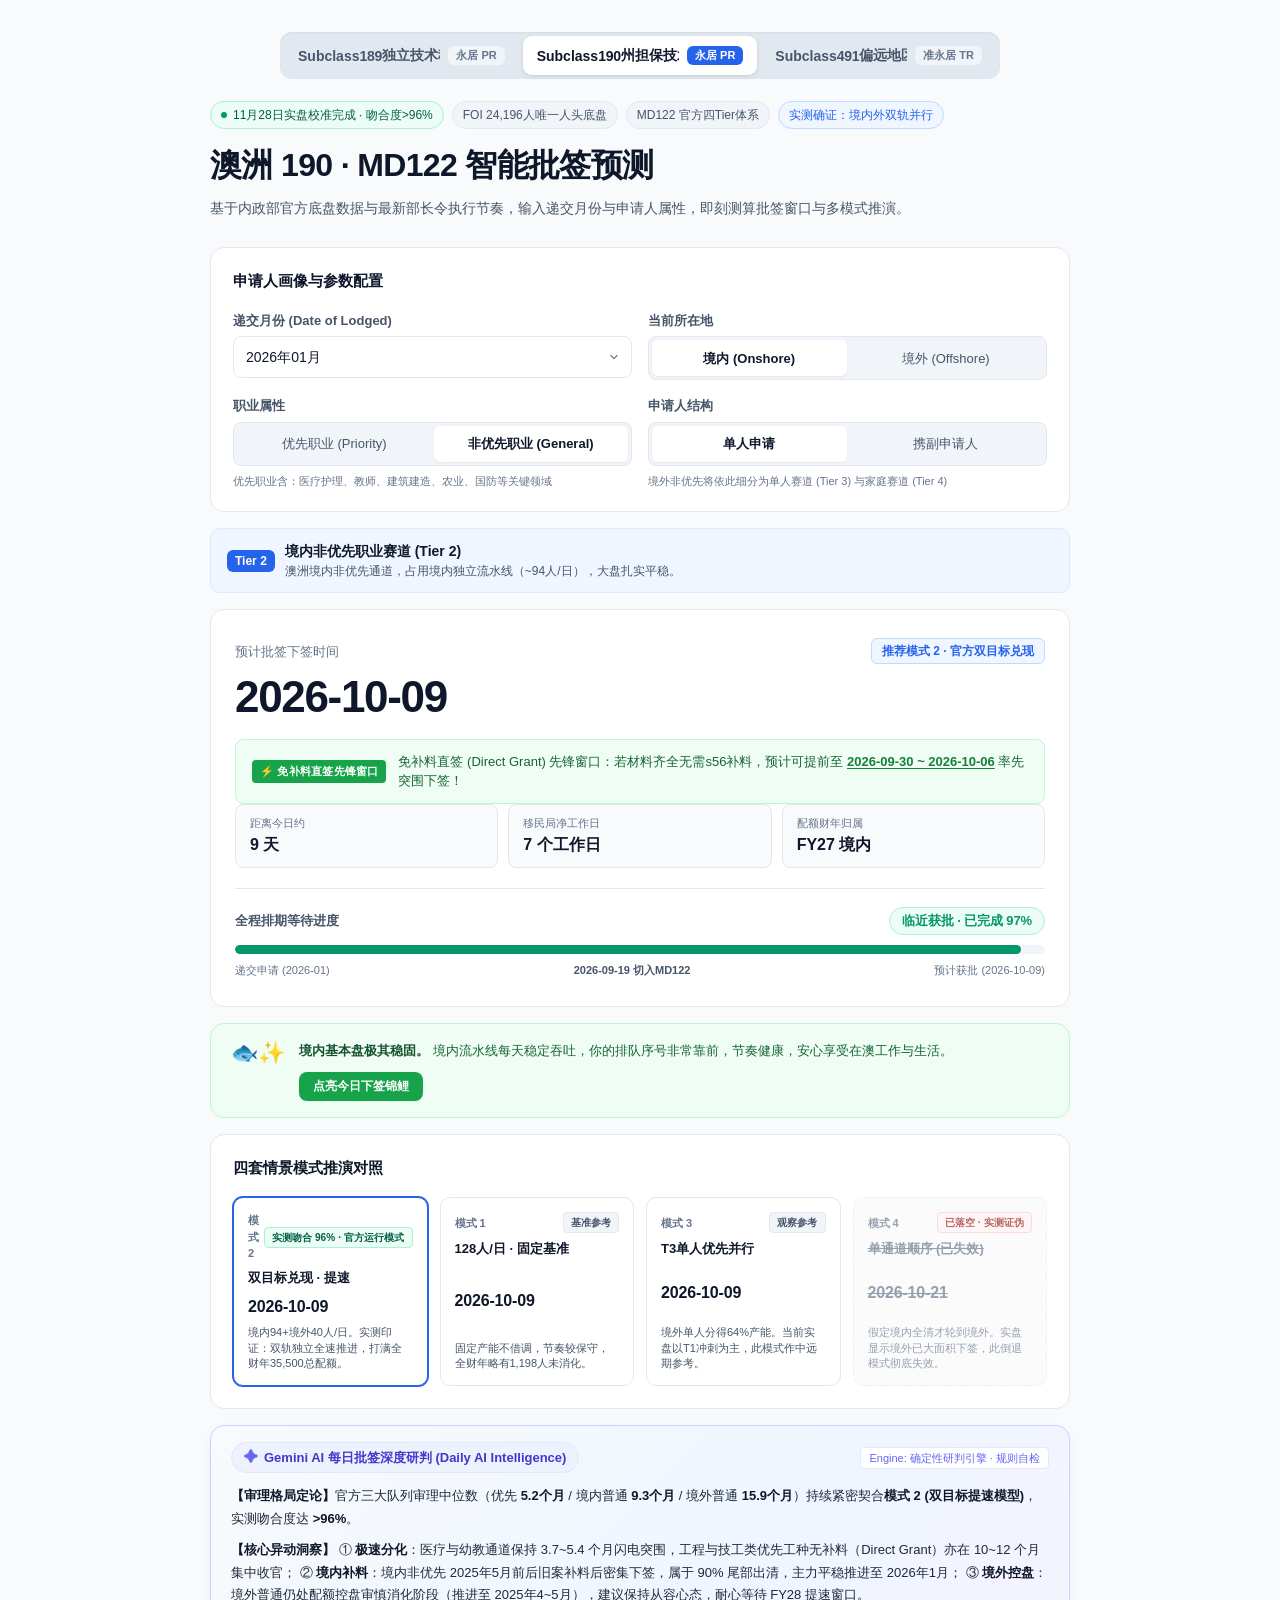
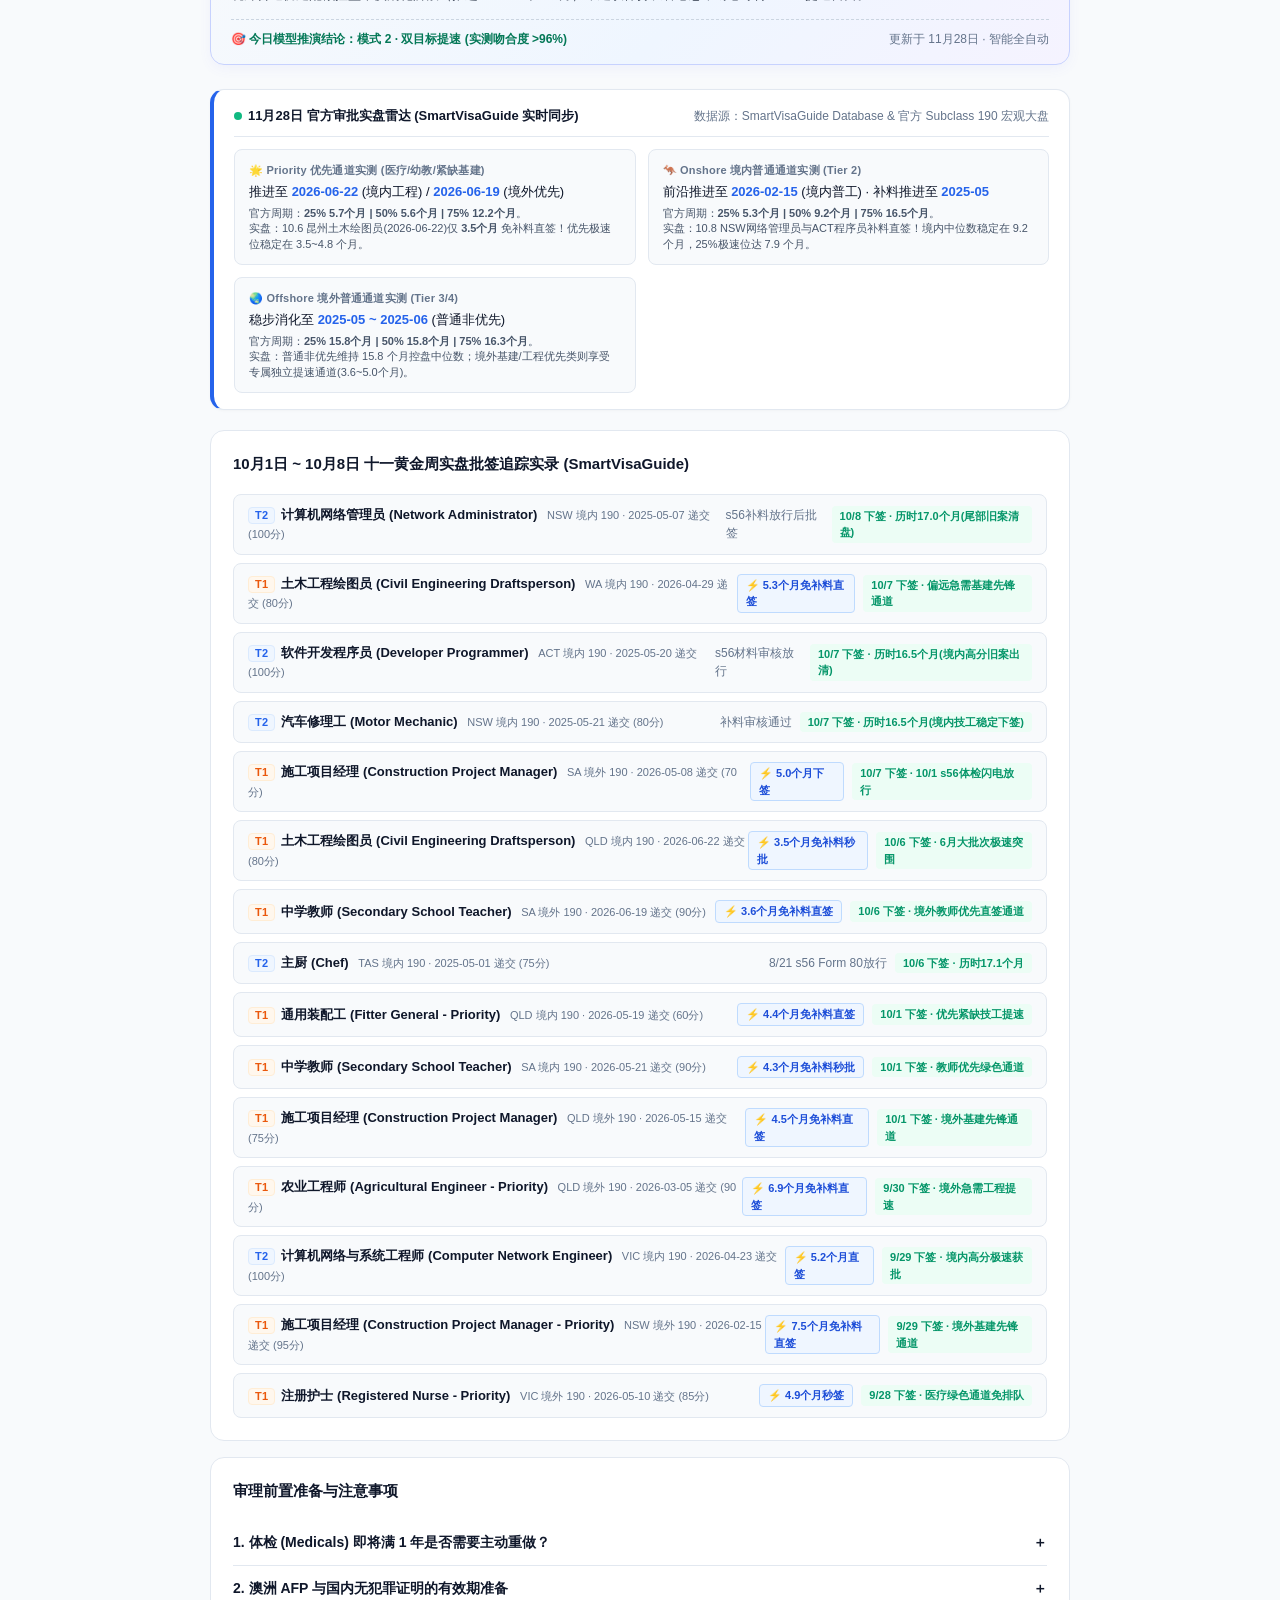
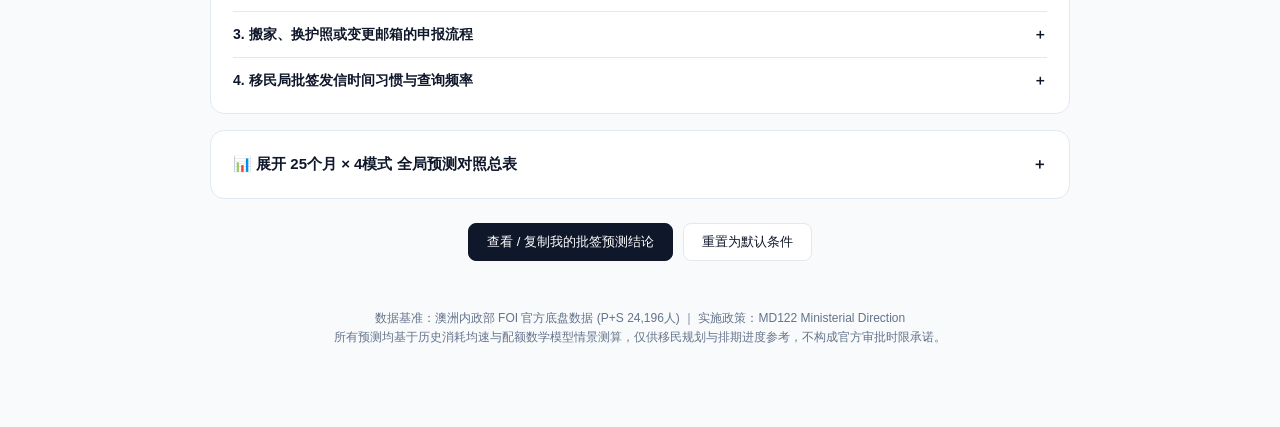
<file: minitool_build/index.html>
<!DOCTYPE html>
<html lang="zh-CN">
<head>
    <meta charset="utf-8">
    <meta name="viewport" content="width=device-width, initial-scale=1.0, maximum-scale=1.0, user-scalable=no, viewport-fit=cover">
    <title>澳洲190签证 · MD122智能批签预测工具</title>
    <meta name="description" content="基于澳洲内政部FOI官方24,196人真实底盘数据与MD122四Tier规则，精准测算各Lodged月份在四套情景模式下的批签时间窗口。">
    <link rel="stylesheet" href="./style.css" />
</head>
</head>
<body>

<div class="app-layout">

    <!-- Header -->
    <header class="app-header">
        <!-- Subclass Switcher Tabs -->
        <div class="subclass-nav-wrapper">
            <div class="subclass-switcher" role="tablist" aria-label="选择澳洲移民签证类别">
                <button type="button" class="subclass-tab" id="tab-189" role="tab" aria-selected="false">
                    <span class="tab-title">
                        <span class="tab-prefix">Subclass </span><span class="tab-code">189</span><span class="tab-desc-desktop"> 独立技术移民</span><span class="tab-desc-mobile"> 独立</span>
                    </span>
                    <span class="tab-badge">
                        <span class="badge-desktop">永居 PR</span>
                        <span class="badge-mobile">PR</span>
                    </span>
                </button>
                <button type="button" class="subclass-tab active" id="tab-190" role="tab" aria-selected="true">
                    <span class="tab-title">
                        <span class="tab-prefix">Subclass </span><span class="tab-code">190</span><span class="tab-desc-desktop"> 州担保技术移民</span><span class="tab-desc-mobile"> 州担</span>
                    </span>
                    <span class="tab-badge">
                        <span class="badge-desktop">永居 PR</span>
                        <span class="badge-mobile">PR</span>
                    </span>
                </button>
                <button type="button" class="subclass-tab" id="tab-491" role="tab" aria-selected="false">
                    <span class="tab-title">
                        <span class="tab-prefix">Subclass </span><span class="tab-code">491</span><span class="tab-desc-desktop"> 偏远地区州担/亲属</span><span class="tab-desc-mobile"> 偏远</span>
                    </span>
                    <span class="tab-badge">
                        <span class="badge-desktop">准永居 TR</span>
                        <span class="badge-mobile">TR</span>
                    </span>
                </button>
            </div>
        </div>

        <div class="meta-tags">
            <span class="status-pill" id="meta-calibration"><span class="status-dot"></span>11月28日实盘校准完成 · 吻合度>96%</span>
            <span class="info-pill" id="meta-backlog">FOI 24,196人唯一人头底盘</span>
            <span class="info-pill" id="meta-md">MD122 官方四Tier体系</span>
            <span class="info-pill" id="meta-speed" style="color:var(--accent);border-color:var(--accent-border);background:var(--accent-light);">实测确证：境内外双轨并行</span>
        </div>
        <h1 class="app-title" id="app-title">澳洲 190 · MD122 智能批签预测</h1>
        <p class="app-desc" id="app-desc">
            基于内政部官方底盘数据与最新部长令执行节奏，输入递交月份与申请人属性，即刻测算批签窗口与多模式推演。
        </p>
    </header>

    <!-- Input Form Panel -->
    <section class="panel">
        <div class="panel-header">
            <h2 class="panel-title">申请人画像与参数配置</h2>
        </div>
        <div class="control-grid">

            <!-- Lodged Month -->
            <div class="field">
                <label class="field-label" for="lodged-select">
                    <span>递交月份 (Date of Lodged)</span>
                </label>
                <div class="select-shell">
                    <select id="lodged-select" class="custom-select">
                        <!-- Filled by JS -->
                    </select>
                </div>
            </div>

            <!-- Location -->
            <div class="field">
                <label class="field-label">
                    <span>当前所在地</span>
                </label>
                <div class="segment-group">
                    <div class="segment-item">
                        <input type="radio" id="loc-onshore" name="location" value="onshore" checked>
                        <label class="segment-label" for="loc-onshore">境内 (Onshore)</label>
                    </div>
                    <div class="segment-item">
                        <input type="radio" id="loc-offshore" name="location" value="offshore">
                        <label class="segment-label" for="loc-offshore">境外 (Offshore)</label>
                    </div>
                </div>
            </div>

            <!-- Occupation Type -->
            <div class="field">
                <label class="field-label">
                    <span>职业属性</span>
                </label>
                <div class="segment-group">
                    <div class="segment-item">
                        <input type="radio" id="occ-priority" name="occupation" value="priority">
                        <label class="segment-label" for="occ-priority">优先职业 (Priority)</label>
                    </div>
                    <div class="segment-item">
                        <input type="radio" id="occ-non-priority" name="occupation" value="non-priority" checked>
                        <label class="segment-label" for="occ-non-priority">非优先职业 (General)</label>
                    </div>
                </div>
                <div class="field-desc">优先职业含：医疗护理、教师、建筑建造、农业、国防等关键领域</div>
            </div>

            <!-- Family Composition -->
            <div class="field">
                <label class="field-label">
                    <span>申请人结构</span>
                </label>
                <div class="segment-group">
                    <div class="segment-item">
                        <input type="radio" id="fam-single" name="family" value="single" checked>
                        <label class="segment-label" for="fam-single">单人申请</label>
                    </div>
                    <div class="segment-item">
                        <input type="radio" id="fam-family" name="family" value="family">
                        <label class="segment-label" for="fam-family">携副申请人</label>
                    </div>
                </div>
                <div class="field-desc">境外非优先将依此细分为单人赛道 (Tier 3) 与家庭赛道 (Tier 4)</div>
            </div>

        </div>
    </section>

    <!-- Tier Strip -->
    <div id="tier-strip" class="tier-strip t2">
        <div class="tier-left">
            <span id="tier-tag" class="tier-tag t2">Tier 2</span>
            <div>
                <div id="tier-name" class="tier-name">境内非优先职业赛道</div>
                <div id="tier-caption" class="tier-caption">澳洲境内非优先通道，占用境内独立流水线（~94人/日），配额充足稳健。</div>
            </div>
        </div>
    </div>

    <!-- Hero Result Card -->
    <section class="hero-panel">
        <div class="hero-top-row">
            <span class="hero-label">预计批签下签时间</span>
            <span class="mode-chip"><span id="hero-mode-chip">推荐模式 2 · 官方双目标兑现</span></span>
        </div>
        <div id="grant-date-display" class="hero-date">2026-10-09</div>

        <!-- Direct Grant Fast-track Window -->
        <div class="direct-grant-card" id="direct-grant-card">
            <span class="dg-badge" id="dg-badge">⚡ 免补料直签先锋窗口</span>
            <span class="dg-text" id="dg-text">若材料齐全无 s56 补料，预计可提前 3~7 个工作日率先突围下签！</span>
        </div>

        <!-- Quota Warning Banner for 491 Offshore -->
        <div class="quota-warning-banner" id="quota-warning-banner">
            <span class="quota-warning-icon">⚠️</span>
            <div>
                <strong>491 境外本财年配额耗尽熔断预警：</strong>
                由于 FY27 偏远地区总配额大幅腰斩 (-57.2%)，境外普通赛道预计在推进至 2026年4月递交时打满全财年 10,912 人配额上限。该批次预计需顺延至 <strong>FY28 新财年 (2027年7月后)</strong> 启动审理下签。
            </div>
        </div>

        <!-- Metrics row -->
        <div class="metric-cards">
            <div class="metric-cell">
                <div class="metric-cell-label">距离今日约</div>
                <div class="metric-cell-val" id="days-remaining">17 天</div>
            </div>
            <div class="metric-cell">
                <div class="metric-cell-label">移民局净工作日</div>
                <div class="metric-cell-val" id="workdays-remaining">13 天</div>
            </div>
            <div class="metric-cell">
                <div class="metric-cell-label">配额财年归属</div>
                <div class="metric-cell-val" id="fy-label">FY27 境内</div>
            </div>
        </div>

        <!-- Prominent Progress Bar with Percentage -->
        <div class="progress-block">
            <div class="progress-header">
                <span class="progress-title">全程排期等待进度</span>
                <span class="progress-badge" id="progress-badge">
                    <span id="progress-pct-text">已完成 75%</span>
                </span>
            </div>
            <div class="progress-line">
                <div class="progress-bar" id="progress-bar" style="width: 75%;"></div>
            </div>
            <div class="progress-labels">
                <span id="label-start">递交申请</span>
                <span style="color:var(--text-secondary);font-weight:600;">2026-09-19 切入MD122</span>
                <span id="label-end">预计获批</span>
            </div>
        </div>
    </section>

    <!-- Seamless Mental Massage & Koi Blessing Card (NO Header Title) -->
    <div class="blessing-card" id="blessing-card">
        <div class="blessing-avatar">🐟✨</div>
        <div class="blessing-main">
            <div class="blessing-msg" id="blessing-msg">
                <!-- Dynamically filled by JS -->
            </div>
            <div class="blessing-footer">
                <button class="koi-btn">
                    <span>点亮今日下签锦鲤</span>
                </button>
                <span class="koi-feedback" id="koi-feedback"></span>
            </div>
        </div>
    </div>

    <!-- Four Modes Comparison -->
    <section class="panel">
        <div class="panel-header">
            <h2 class="panel-title">四套情景模式推演对照</h2>
        </div>
        <div class="modes-container">

            <!-- Mode 2 (Active / Rec) -->
            <div class="mode-card active">
                <div>
                    <div class="mode-badge-top">
                        <span class="mode-id">模式 2</span>
                        <span class="rec-tag verified">实测吻合 96% · 官方运行模式</span>
                    </div>
                    <div class="mode-title-text" id="m2-title">双目标兑现 · 提速</div>
                </div>
                <div class="mode-date-val" id="m2-date">-</div>
                <div class="mode-desc-text" id="m2-desc">境内94+境外40人/日。实测印证：双轨独立全速推进，打满全财年35,500总配额。</div>
            </div>

            <!-- Mode 1 -->
            <div class="mode-card">
                <div>
                    <div class="mode-badge-top">
                        <span class="mode-id">模式 1</span>
                        <span class="rec-tag neutral">基准参考</span>
                    </div>
                    <div class="mode-title-text" id="m1-title">128人/日 · 固定基准</div>
                </div>
                <div class="mode-date-val" id="m1-date">-</div>
                <div class="mode-desc-text" id="m1-desc">固定产能不借调，节奏较保守，全财年略有1,198人未消化。</div>
            </div>

            <!-- Mode 3 -->
            <div class="mode-card">
                <div>
                    <div class="mode-badge-top">
                        <span class="mode-id">模式 3</span>
                        <span class="rec-tag neutral">观察参考</span>
                    </div>
                    <div class="mode-title-text" id="m3-title">T3单人优先并行</div>
                </div>
                <div class="mode-date-val" id="m3-date">-</div>
                <div class="mode-desc-text" id="m3-desc">境外单人分得64%产能。当前实盘以T1冲刺为主，此模式作中远期参考。</div>
            </div>

            <!-- Mode 4 -->
            <div class="mode-card obsolete">
                <div>
                    <div class="mode-badge-top">
                        <span class="mode-id">模式 4</span>
                        <span class="rec-tag obsolete">已落空 · 实测证伪</span>
                    </div>
                    <div class="mode-title-text" id="m4-title" style="color:var(--text-muted);text-decoration:line-through;">单通道顺序 (已失效)</div>
                </div>
                <div class="mode-date-val" id="m4-date" style="text-decoration:line-through;color:var(--text-muted);">-</div>
                <div class="mode-desc-text" id="m4-desc" style="color:var(--text-muted);">假定境内全清才轮到境外。实盘显示境外已大面积下签，此倒退模式彻底失效。</div>
            </div>

        </div>
    </section>

    <!-- AI Daily Intelligence Insight Card -->
    <div class="ai-insight-banner">
        <div class="ai-insight-header">
            <div class="ai-badge">
                <span class="sparkle-icon">✦</span>
                <span>Gemini AI 每日批签深度研判 (Daily AI Intelligence)</span>
            </div>
            <div class="ai-model-tag" id="ai-engine-tag">Engine: 确定性研判引擎 · 规则自检</div>
        </div>
        <div class="ai-insight-content" id="ai-insight-text">
<p><strong>【审理格局定论】</strong>官方三大队列审理中位数（优先 <strong>5.2个月</strong> / 境内普通 <strong>9.3个月</strong> / 境外普通 <strong>15.9个月</strong>）持续紧密契合<strong>模式 2 (双目标提速模型)</strong>，实测吻合度达 <strong>>96%</strong>。</p>
<p><strong>【核心异动洞察】</strong>
① <strong>极速分化</strong>：医疗与幼教通道保持 3.7~5.4 个月闪电突围，工程与技工类优先工种无补料（Direct Grant）亦在 10~12 个月集中收官；
② <strong>境内补料</strong>：境内非优先 2025年5月前后旧案补料后密集下签，属于 90% 尾部出清，主力平稳推进至 2026年1月；
③ <strong>境外控盘</strong>：境外普通仍处配额控盘审慎消化阶段（推进至 2025年4~5月），建议保持从容心态，耐心等待 FY28 提速窗口。</p>
        </div>
        <div class="ai-insight-footer">
            <span class="ai-confidence-pill">🎯 今日模型推演结论：<strong>模式 2 · 双目标提速 (实测吻合度 >96%)</strong></span>
            <span class="ai-time-tag" id="ai-update-time">更新于 11月28日 · 智能全自动</span>
        </div>
    </div>

    <!-- Live Daily Activity Tracker (SmartVisaGuide #17784) -->
    <div class="live-tracker-banner">
        <div class="tracker-header">
            <span class="tracker-badge"><span class="pulse-dot"></span> 11月28日 官方审批实盘雷达 (SmartVisaGuide 实时同步)</span>
            <span class="tracker-time" id="tracker-datasource">数据源：SmartVisaGuide Database &amp; 官方 Subclass 190 宏观大盘</span>
        </div>
        <div class="tracker-grid" id="tracker-grid">
            <div class="tracker-col">
                <div class="tracker-label">🌟 Priority 优先通道实测 (医疗/幼教/紧缺基建)</div>
                <div class="tracker-val">推进至 <strong>2026-06-22</strong> (境内工程) / <strong>2026-06-19</strong> (境外优先)</div>
                <div class="tracker-hint">
                    官方周期：<strong>25% 5.7个月 | 50% 5.6个月 | 75% 12.2个月</strong>。<br>
                    实盘：10.6 昆州土木绘图员(2026-06-22)仅 <strong>3.5个月</strong> 免补料直签！优先极速位稳定在 3.5~4.8 个月。
                </div>
            </div>
            <div class="tracker-col">
                <div class="tracker-label">🦘 Onshore 境内普通通道实测 (Tier 2)</div>
                <div class="tracker-val">前沿推进至 <strong>2026-02-15</strong> (境内普工) · 补料推进至 <strong>2025-05</strong></div>
                <div class="tracker-hint">
                    官方周期：<strong>25% 5.3个月 | 50% 9.2个月 | 75% 16.5个月</strong>。<br>
                    实盘：10.8 NSW网络管理员与ACT程序员补料直签！境内中位数稳定在 9.2 个月，25%极速位达 7.9 个月。
                </div>
            </div>
            <div class="tracker-col">
                <div class="tracker-label">🌏 Offshore 境外普通通道实测 (Tier 3/4)</div>
                <div class="tracker-val">稳步消化至 <strong>2025-05 ~ 2025-06</strong> (普通非优先)</div>
                <div class="tracker-hint">
                    官方周期：<strong>25% 15.8个月 | 50% 15.8个月 | 75% 16.3个月</strong>。<br>
                    实盘：普通非优先维持 15.8 个月控盘中位数；境外基建/工程优先类则享受专属独立提速通道(3.6~5.0个月)。
                </div>
            </div>
        </div>
    </div>

    <!-- Real-world Activity Feed -->
    <section class="panel">
        <div class="panel-header">
            <h2 class="panel-title" id="feed-panel-title">10月1日 ~ 10月8日 十一黄金周实盘批签追踪实录 (SmartVisaGuide)</h2>
        </div>
        <div class="feed-rows" id="feed-rows">
            <!-- 10/8 & 10/7 Fresh Grants -->
            <div class="feed-row">
                <div>
                    <span class="feed-tier-badge t2">T2</span><span class="feed-occ">计算机网络管理员 (Network Administrator)</span>
                    <span class="feed-sub">NSW 境内 190 · 2025-05-07 递交 (100分)</span>
                </div>
                <div style="display:flex;align-items:center;gap:8px;">
                    <span style="font-size:12px;color:var(--text-muted);">s56补料放行后批签</span>
                    <span class="feed-status">10/8 下签 · 历时17.0个月(尾部旧案清盘)</span>
                </div>
            </div>
            <div class="feed-row">
                <div>
                    <span class="feed-tier-badge t1">T1</span><span class="feed-occ">土木工程绘图员 (Civil Engineering Draftsperson)</span>
                    <span class="feed-sub">WA 境内 190 · 2026-04-29 递交 (80分)</span>
                </div>
                <div style="display:flex;align-items:center;gap:8px;">
                    <span class="feed-tag-dg">⚡ 5.3个月免补料直签</span>
                    <span class="feed-status">10/7 下签 · 偏远急需基建先锋通道</span>
                </div>
            </div>
            <div class="feed-row">
                <div>
                    <span class="feed-tier-badge t2">T2</span><span class="feed-occ">软件开发程序员 (Developer Programmer)</span>
                    <span class="feed-sub">ACT 境内 190 · 2025-05-20 递交 (100分)</span>
                </div>
                <div style="display:flex;align-items:center;gap:8px;">
                    <span style="font-size:12px;color:var(--text-muted);">s56材料审核放行</span>
                    <span class="feed-status">10/7 下签 · 历时16.5个月(境内高分旧案出清)</span>
                </div>
            </div>
            <div class="feed-row">
                <div>
                    <span class="feed-tier-badge t2">T2</span><span class="feed-occ">汽车修理工 (Motor Mechanic)</span>
                    <span class="feed-sub">NSW 境内 190 · 2025-05-21 递交 (80分)</span>
                </div>
                <div style="display:flex;align-items:center;gap:8px;">
                    <span style="font-size:12px;color:var(--text-muted);">补料审核通过</span>
                    <span class="feed-status">10/7 下签 · 历时16.5个月(境内技工稳定下签)</span>
                </div>
            </div>
            <div class="feed-row">
                <div>
                    <span class="feed-tier-badge t1">T1</span><span class="feed-occ">施工项目经理 (Construction Project Manager)</span>
                    <span class="feed-sub">SA 境外 190 · 2026-05-08 递交 (70分)</span>
                </div>
                <div style="display:flex;align-items:center;gap:8px;">
                    <span class="feed-tag-dg">⚡ 5.0个月下签</span>
                    <span class="feed-status">10/7 下签 · 10/1 s56体检闪电放行</span>
                </div>
            </div>
            <!-- 10/6 Grants -->
            <div class="feed-row">
                <div>
                    <span class="feed-tier-badge t1">T1</span><span class="feed-occ">土木工程绘图员 (Civil Engineering Draftsperson)</span>
                    <span class="feed-sub">QLD 境内 190 · 2026-06-22 递交 (80分)</span>
                </div>
                <div style="display:flex;align-items:center;gap:8px;">
                    <span class="feed-tag-dg">⚡ 3.5个月免补料秒批</span>
                    <span class="feed-status">10/6 下签 · 6月大批次极速突围</span>
                </div>
            </div>
            <div class="feed-row">
                <div>
                    <span class="feed-tier-badge t1">T1</span><span class="feed-occ">中学教师 (Secondary School Teacher)</span>
                    <span class="feed-sub">SA 境外 190 · 2026-06-19 递交 (90分)</span>
                </div>
                <div style="display:flex;align-items:center;gap:8px;">
                    <span class="feed-tag-dg">⚡ 3.6个月免补料直签</span>
                    <span class="feed-status">10/6 下签 · 境外教师优先直签通道</span>
                </div>
            </div>
            <div class="feed-row">
                <div>
                    <span class="feed-tier-badge t2">T2</span><span class="feed-occ">主厨 (Chef)</span>
                    <span class="feed-sub">TAS 境内 190 · 2025-05-01 递交 (75分)</span>
                </div>
                <div style="display:flex;align-items:center;gap:8px;">
                    <span style="font-size:12px;color:var(--text-muted);">8/21 s56 Form 80放行</span>
                    <span class="feed-status">10/6 下签 · 历时17.1个月</span>
                </div>
            </div>
            <!-- 10/1 Grants -->
            <div class="feed-row">
                <div>
                    <span class="feed-tier-badge t1">T1</span><span class="feed-occ">通用装配工 (Fitter General - Priority)</span>
                    <span class="feed-sub">QLD 境内 190 · 2026-05-19 递交 (60分)</span>
                </div>
                <div style="display:flex;align-items:center;gap:8px;">
                    <span class="feed-tag-dg">⚡ 4.4个月免补料直签</span>
                    <span class="feed-status">10/1 下签 · 优先紧缺技工提速</span>
                </div>
            </div>
            <div class="feed-row">
                <div>
                    <span class="feed-tier-badge t1">T1</span><span class="feed-occ">中学教师 (Secondary School Teacher)</span>
                    <span class="feed-sub">SA 境内 190 · 2026-05-21 递交 (90分)</span>
                </div>
                <div style="display:flex;align-items:center;gap:8px;">
                    <span class="feed-tag-dg">⚡ 4.3个月免补料秒批</span>
                    <span class="feed-status">10/1 下签 · 教师优先绿色通道</span>
                </div>
            </div>
            <div class="feed-row">
                <div>
                    <span class="feed-tier-badge t1">T1</span><span class="feed-occ">施工项目经理 (Construction Project Manager)</span>
                    <span class="feed-sub">QLD 境外 190 · 2026-05-15 递交 (75分)</span>
                </div>
                <div style="display:flex;align-items:center;gap:8px;">
                    <span class="feed-tag-dg">⚡ 4.5个月免补料直签</span>
                    <span class="feed-status">10/1 下签 · 境外基建先锋通道</span>
                </div>
            </div>
            <!-- 9/30 & Earlier Anchors -->
            <div class="feed-row">
                <div>
                    <span class="feed-tier-badge t1">T1</span><span class="feed-occ">农业工程师 (Agricultural Engineer - Priority)</span>
                    <span class="feed-sub">QLD 境外 190 · 2026-03-05 递交 (90分)</span>
                </div>
                <div style="display:flex;align-items:center;gap:8px;">
                    <span class="feed-tag-dg">⚡ 6.9个月免补料直签</span>
                    <span class="feed-status">9/30 下签 · 境外急需工程提速</span>
                </div>
            </div>
            <div class="feed-row">
                <div>
                    <span class="feed-tier-badge t2">T2</span><span class="feed-occ">计算机网络与系统工程师 (Computer Network Engineer)</span>
                    <span class="feed-sub">VIC 境内 190 · 2026-04-23 递交 (100分)</span>
                </div>
                <div style="display:flex;align-items:center;gap:8px;">
                    <span class="feed-tag-dg">⚡ 5.2个月直签</span>
                    <span class="feed-status">9/29 下签 · 境内高分极速获批</span>
                </div>
            </div>
            <div class="feed-row">
                <div>
                    <span class="feed-tier-badge t1">T1</span><span class="feed-occ">施工项目经理 (Construction Project Manager - Priority)</span>
                    <span class="feed-sub">NSW 境外 190 · 2026-02-15 递交 (95分)</span>
                </div>
                <div style="display:flex;align-items:center;gap:8px;">
                    <span class="feed-tag-dg">⚡ 7.5个月免补料直签</span>
                    <span class="feed-status">9/29 下签 · 境外基建先锋通道</span>
                </div>
            </div>
            <div class="feed-row">
                <div>
                    <span class="feed-tier-badge t1">T1</span><span class="feed-occ">注册护士 (Registered Nurse - Priority)</span>
                    <span class="feed-sub">VIC 境外 190 · 2026-05-10 递交 (85分)</span>
                </div>
                <div style="display:flex;align-items:center;gap:8px;">
                    <span class="feed-tag-dg">⚡ 4.9个月秒签</span>
                    <span class="feed-status">9/28 下签 · 医疗绿色通道免排队</span>
                </div>
            </div>
        </div>
    </section>

    <!-- Checklist Accordion -->
    <section class="panel">
        <div class="panel-header">
            <h2 class="panel-title">审理前置准备与注意事项</h2>
        </div>
        <div class="acc-item">
            <div class="acc-trigger">
                <span>1. 体检 (Medicals) 即将满 1 年是否需要主动重做？</span>
                <span class="acc-arrow">＋</span>
            </div>
            <div class="acc-body">
                不建议提前盲目重做。体检有效期为12个月。如果审到你的案子时体检过期，签证官会下发 s56 补料通知并给予 28 天窗口。收到正式通知后再预约体检，可避免白白产生二次费用。
            </div>
        </div>
        <div class="acc-item">
            <div class="acc-trigger">
                <span>2. 澳洲 AFP 与国内无犯罪证明的有效期准备</span>
                <span class="acc-arrow">＋</span>
            </div>
            <div class="acc-body">
                澳洲联邦警局无犯罪证明 (AFP) 办理周期通常为 1-3 个工作日；国内公证大约需 1-2 周。建议在预估批签节点前 1-2 个月检查有效期即可。
            </div>
        </div>
        <div class="acc-item">
            <div class="acc-trigger">
                <span>3. 搬家、换护照或变更邮箱的申报流程</span>
                <span class="acc-arrow">＋</span>
            </div>
            <div class="acc-body">
                请在 ImmiAccount 个人后台直接提交 Form 929（Update details），确保签证官发出的 s56 补料通知或获批准迁信能及时送达。
            </div>
        </div>
        <div class="acc-item">
            <div class="acc-trigger">
                <span>4. 移民局批签发信时间习惯与查询频率</span>
                <span class="acc-arrow">＋</span>
            </div>
            <div class="acc-body">
                移民局通常在澳洲东部时间工作日上午9点至下午4点之间集中派发批签信。在无补料要求或个人信息变更的情况下，无需频繁刷新 ImmiAccount，避免触发系统安全验证锁定。
            </div>
        </div>
    </section>

    <!-- Global 25-Month Table Accordion -->
    <section class="panel">
        <div class="acc-trigger" id="full-table-trigger" style="font-size:15px;">
            <span>📊 展开 25个月 × 4模式 全局预测对照总表</span>
            <span id="table-arrow">＋</span>
        </div>
        <div class="acc-body" id="full-table-content" style="display:none;margin-top:14px;">
            <div class="table-toolbar">
                <span style="font-size:12px;font-weight:600;color:var(--text);">切换推演模式：</span>
                <div class="table-mode-tabs">
                    <button class="table-tab-btn active" data-mode="m2">模式 2 · 双目标提速 (实测推荐)</button>
                    <button class="table-tab-btn" data-mode="m1">模式 1 · 128人基准</button>
                    <button class="table-tab-btn" data-mode="m3">模式 3 · T3单人优先</button>
                    <button class="table-tab-btn" data-mode="m4">模式 4 · 单通道 (已失效)</button>
                </div>
            </div>
            <div class="table-mode-hint" id="table-mode-hint">
                当前展示：<strong>【模式 2 · 双目标提速】</strong> 境内94+境外40人/日，双轨独立全速推进（与9.21~9.22官方审批实测吻合度最高）。
            </div>
            <div class="table-wrap">
                <table>
                    <thead>
                        <tr>
                            <th>Lodged 月份</th>
                            <th>Tier 1 优先</th>
                            <th>Tier 2 境内</th>
                            <th>Tier 3 境外单人</th>
                            <th>Tier 4 境外带副申</th>
                        </tr>
                    </thead>
                    <tbody id="full-table-body">
                        <!-- Filled by JS -->
                    </tbody>
                </table>
            </div>
        </div>
    </section>

    <!-- Action Buttons -->
    <!-- Action Buttons -->
    <div class="action-row">
        <button class="btn btn-primary" id="btn-share">查看 / 复制我的批签预测结论</button>
        <button class="btn btn-outline" id="btn-reset">重置为默认条件</button>
    </div>

    <!-- In-page Share Modal (No forbidden clipboard API) -->
    <div class="modal-overlay" id="share-modal" style="display:none;">
        <div class="modal-card">
            <div class="modal-header">
                <h3 class="modal-title">我的批签预测结论</h3>
                <button class="modal-close" id="modal-close-btn">✕</button>
            </div>
            <p class="modal-hint">长按文本框即可全选复制，分享到小红书或微信群：</p>
            <textarea class="modal-textarea" id="share-text-area" readonly></textarea>
            <div class="modal-actions">
                <button class="btn btn-primary" id="modal-ok-btn">我知道了</button>
            </div>
        </div>
    </div>

    <!-- Footer -->
    <footer class="app-footer">
        <p id="footer-data-baseline">数据基准：澳洲内政部 FOI 官方底盘数据 (P+S 24,196人) ｜ 实施政策：MD122 Ministerial Direction</p>
        <p>所有预测均基于历史消耗均速与配额数学模型情景测算，仅供移民规划与排期进度参考，不构成官方审批时限承诺。</p>
    </footer>

</div>

    <script src="./app.js"></script>
</body>
</html>
</file>
<file: minitool_build/style.css>
:root {
            --bg: #F8FAFC;
            --surface: #FFFFFF;
            --surface-muted: #F1F5F9;
            --surface-subtle: #F8FAFC;
            --border: #E2E8F0;
            --border-hover: #CBD5E1;
            --text: #0F172A;
            --text-secondary: #475569;
            --text-muted: #64748B;
            --text-subtle: #94A3B8;
            --primary: #0F172A;
            --primary-hover: #1E293B;
            --accent: #2563EB;
            --accent-light: #EFF6FF;
            --accent-border: #BFDBFE;
            --t1: #EA580C;
            --t1-bg: #FFF7ED;
            --t1-border: #FFEDD5;
            --t2: #2563EB;
            --t2-bg: #EFF6FF;
            --t2-border: #DBEAFE;
            --t3: #059669;
            --t3-bg: #ECFDF5;
            --t3-border: #D1FAE5;
            --t4: #9333EA;
            --t4-bg: #FAF5FF;
            --t4-border: #F3E8FF;
            --radius-xl: 14px;
            --radius-lg: 10px;
            --radius-md: 8px;
            --radius-sm: 6px;
        }

        * {
            box-sizing: border-box;
            margin: 0;
            padding: 0;
            -webkit-tap-highlight-color: transparent;
        }

        body {
            background: var(--bg);
            color: var(--text);
            font-family: -apple-system, BlinkMacSystemFont, "Segoe UI", Roboto, "PingFang SC", "Hiragino Sans GB", "Microsoft YaHei", sans-serif;
            -webkit-font-smoothing: antialiased;
            line-height: 1.5;
            padding: 0;
            margin: 0;
        }

        .app-layout {
            max-width: 900px;
            margin: 0 auto;
            padding: 32px 20px 80px;
            padding-top: calc(env(safe-area-inset-top, 0px) + 32px);
            padding-bottom: calc(env(safe-area-inset-bottom, 0px) + 80px);
            padding-left: calc(env(safe-area-inset-left, 0px) + 20px);
            padding-right: calc(env(safe-area-inset-right, 0px) + 20px);
        }

        /* Header */
        .app-header {
            margin-bottom: 28px;
        }

        .meta-tags {
            display: flex;
            align-items: center;
            gap: 8px;
            flex-wrap: wrap;
            margin-bottom: 12px;
        }

        .status-pill {
            display: inline-flex;
            align-items: center;
            gap: 6px;
            padding: 4px 10px;
            border-radius: 99px;
            font-size: 12px;
            font-weight: 500;
            background: #ECFDF5;
            color: #065F46;
            border: 1px solid #A7F3D0;
        }

        .status-dot {
            width: 6px;
            height: 6px;
            border-radius: 50%;
            background: #059669;
        }

        .info-pill {
            display: inline-flex;
            align-items: center;
            padding: 4px 10px;
            border-radius: 99px;
            font-size: 12px;
            font-weight: 500;
            background: var(--surface-muted);
            color: var(--text-secondary);
            border: 1px solid var(--border);
        }

        .app-title {
            font-size: clamp(24px, 4.5vw, 32px);
            font-weight: 700;
            letter-spacing: -0.02em;
            color: var(--text);
            margin-bottom: 8px;
        }

        .app-desc {
            font-size: 14px;
            color: var(--text-secondary);
            line-height: 1.6;
        }

        /* Live Daily Activity Tracker Banner */
        .live-tracker-banner {
            background: #FFFFFF;
            border: 1px solid var(--border);
            border-left: 4px solid var(--accent);
            border-radius: var(--radius-xl);
            padding: 16px 20px;
            margin-bottom: 20px;
            box-shadow: 0 1px 3px rgba(0, 0, 0, 0.03);
        }

        .tracker-header {
            display: flex;
            align-items: center;
            justify-content: space-between;
            flex-wrap: wrap;
            gap: 8px;
            margin-bottom: 12px;
            padding-bottom: 10px;
            border-bottom: 1px solid var(--border);
        }

        .tracker-badge {
            display: inline-flex;
            align-items: center;
            gap: 6px;
            font-size: 13px;
            font-weight: 700;
            color: var(--text);
        }

        .pulse-dot {
            width: 8px;
            height: 8px;
            border-radius: 50%;
            background: #10B981;
            box-shadow: 0 0 0 0 rgba(16, 185, 129, 0.7);
            animation: pulse-green 2s infinite;
        }

        @keyframes pulse-green {
            0% { transform: scale(0.95); box-shadow: 0 0 0 0 rgba(16, 185, 129, 0.7); }
            70% { transform: scale(1); box-shadow: 0 0 0 6px rgba(16, 185, 129, 0); }
            100% { transform: scale(0.95); box-shadow: 0 0 0 0 rgba(16, 185, 129, 0); }
        }

        .tracker-time {
            font-size: 12px;
            color: var(--text-muted);
        }

        .tracker-grid {
            display: grid;
            grid-template-columns: repeat(auto-fit, minmax(280px, 1fr));
            gap: 12px;
        }

        .tracker-col {
            background: var(--surface-subtle);
            border: 1px solid var(--border);
            border-radius: var(--radius-md);
            padding: 12px 14px;
            display: flex;
            flex-direction: column;
            gap: 4px;
        }

        .tracker-label {
            font-size: 11px;
            font-weight: 600;
            color: var(--text-muted);
            letter-spacing: 0.02em;
        }

        .tracker-val {
            font-size: 13px;
            color: var(--text);
        }

        .tracker-val strong {
            color: var(--accent);
            font-weight: 700;
        }

        .tracker-hint {
            font-size: 11px;
            color: var(--text-secondary);
            line-height: 1.4;
        }

        /* Panels / Cards */
        .panel {
            background: var(--surface);
            border: 1px solid var(--border);
            border-radius: var(--radius-xl);
            padding: 22px;
            margin-bottom: 16px;
        }

        .panel-header {
            display: flex;
            align-items: center;
            justify-content: space-between;
            margin-bottom: 18px;
        }

        .panel-title {
            font-size: 15px;
            font-weight: 600;
            color: var(--text);
            display: flex;
            align-items: center;
            gap: 6px;
        }

        /* Form Controls */
        .control-grid {
            display: grid;
            grid-template-columns: 1fr 1fr;
            gap: 16px;
        }

        @media (max-width: 680px) {
            .control-grid {
                grid-template-columns: 1fr;
                gap: 14px;
            }
        }

        .field {
            display: flex;
            flex-direction: column;
            gap: 6px;
        }

        .field-label {
            font-size: 13px;
            font-weight: 600;
            color: var(--text-secondary);
            display: flex;
            align-items: center;
            justify-content: space-between;
        }

        .select-shell {
            position: relative;
        }

        .custom-select {
            width: 100%;
            height: 42px;
            padding: 0 36px 0 12px;
            font-size: 14px;
            font-weight: 500;
            color: var(--text);
            background: var(--surface);
            border: 1px solid var(--border);
            border-radius: var(--radius-md);
            appearance: none;
            cursor: pointer;
            outline: none;
            transition: border-color 0.15s, box-shadow 0.15s;
        }

        .custom-select:focus {
            border-color: var(--accent);
            box-shadow: 0 0 0 3px rgba(37, 99, 235, 0.1);
        }

        .select-shell::after {
            content: "";
            position: absolute;
            right: 14px;
            top: 50%;
            transform: translateY(-50%);
            width: 8px;
            height: 5px;
            background-image: url("data:image/svg+xml,%3Csvg xmlns='http://www.w3.org/2000/svg' fill='none' viewBox='0 0 10 6'%3E%3Cpath stroke='%2364748B' stroke-linecap='round' stroke-linejoin='round' stroke-width='1.5' d='m1 1 4 4 4-4'/%3E%3C/svg%3E");
            background-repeat: no-repeat;
            pointer-events: none;
        }

        /* Flat Segmented Button Control */
        .segment-group {
            display: flex;
            background: var(--surface-muted);
            padding: 3px;
            border-radius: var(--radius-md);
            border: 1px solid var(--border);
            gap: 2px;
        }

        .segment-item {
            flex: 1;
            position: relative;
        }

        .segment-item input {
            position: absolute;
            opacity: 0;
            width: 0;
            height: 0;
        }

        .segment-label {
            display: flex;
            align-items: center;
            justify-content: center;
            height: 36px;
            padding: 0 12px;
            font-size: 13px;
            font-weight: 500;
            color: var(--text-secondary);
            border-radius: var(--radius-sm);
            cursor: pointer;
            white-space: nowrap;
            user-select: none;
            transition: all 0.15s ease;
        }

        .segment-item input:checked + .segment-label {
            background: var(--surface);
            color: var(--text);
            font-weight: 600;
            box-shadow: 0 1px 2px rgba(0, 0, 0, 0.06);
        }

        .field-desc {
            font-size: 11px;
            color: var(--text-muted);
            margin-top: 2px;
            line-height: 1.4;
        }

        /* Tier Indicator Bar */
        .tier-strip {
            display: flex;
            align-items: center;
            justify-content: space-between;
            padding: 12px 16px;
            border-radius: var(--radius-lg);
            margin-bottom: 16px;
            border: 1px solid var(--border);
            background: var(--surface);
            transition: all 0.2s ease;
        }

        .tier-strip.t1 { background: var(--t1-bg); border-color: var(--t1-border); }
        .tier-strip.t2 { background: var(--t2-bg); border-color: var(--t2-border); }
        .tier-strip.t3 { background: var(--t3-bg); border-color: var(--t3-border); }
        .tier-strip.t4 { background: var(--t4-bg); border-color: var(--t4-border); }

        .tier-left {
            display: flex;
            align-items: center;
            gap: 10px;
        }

        .tier-tag {
            font-size: 12px;
            font-weight: 700;
            padding: 2px 8px;
            border-radius: 6px;
            color: #fff;
        }

        .tier-tag.t1 { background: var(--t1); }
        .tier-tag.t2 { background: var(--t2); }
        .tier-tag.t3 { background: var(--t3); }
        .tier-tag.t4 { background: var(--t4); }

        .tier-name {
            font-size: 14px;
            font-weight: 600;
            color: var(--text);
        }

        .tier-caption {
            font-size: 12px;
            color: var(--text-secondary);
        }

        @media (max-width: 600px) {
            .tier-strip {
                flex-direction: column;
                align-items: flex-start;
                gap: 6px;
            }
        }

        /* Hero Prediction Output */
        .hero-panel {
            background: var(--surface);
            border: 1px solid var(--border);
            border-radius: var(--radius-xl);
            padding: 28px 24px;
            margin-bottom: 16px;
        }

        .hero-top-row {
            display: flex;
            align-items: center;
            justify-content: space-between;
            margin-bottom: 8px;
        }

        .mode-chip {
            font-size: 12px;
            font-weight: 600;
            padding: 3px 10px;
            border-radius: 6px;
            background: var(--accent-light);
            color: var(--accent);
            border: 1px solid var(--accent-border);
        }

        .hero-label {
            font-size: 13px;
            font-weight: 500;
            color: var(--text-muted);
        }

        .hero-date {
            font-size: clamp(32px, 6vw, 44px);
            font-weight: 800;
            letter-spacing: -0.03em;
            color: var(--text);
            line-height: 1.15;
            margin: 6px 0 16px;
        }

        .hero-date.cleared {
            color: #059669;
            font-size: clamp(24px, 5vw, 34px);
        }

        /* Metrics Row */
        .metric-cards {
            display: grid;
            grid-template-columns: repeat(3, 1fr);
            gap: 10px;
            margin-bottom: 20px;
        }

        @media (max-width: 540px) {
            .metric-cards {
                grid-template-columns: 1fr;
            }
        }

        .metric-cell {
            background: var(--surface-subtle);
            border: 1px solid var(--border);
            border-radius: var(--radius-md);
            padding: 10px 14px;
        }

        .metric-cell-label {
            font-size: 11px;
            color: var(--text-muted);
            margin-bottom: 2px;
        }

        .metric-cell-val {
            font-size: 16px;
            font-weight: 700;
            color: var(--text);
        }

        /* Prominent Progress Bar Section */
        .progress-block {
            margin-top: 20px;
            padding-top: 18px;
            border-top: 1px solid var(--border);
        }

        .progress-header {
            display: flex;
            align-items: center;
            justify-content: space-between;
            margin-bottom: 10px;
        }

        .progress-title {
            font-size: 13px;
            font-weight: 600;
            color: var(--text-secondary);
        }

        .progress-badge {
            display: inline-flex;
            align-items: center;
            gap: 6px;
            padding: 3px 12px;
            border-radius: 99px;
            background: var(--accent-light);
            border: 1.5px solid var(--accent-border);
            color: var(--accent);
            font-size: 13px;
            font-weight: 700;
            letter-spacing: -0.01em;
        }

        .progress-badge.complete {
            background: #ECFDF5;
            border-color: #A7F3D0;
            color: #059669;
        }

        .progress-line {
            height: 9px;
            background: var(--surface-muted);
            border-radius: 99px;
            overflow: hidden;
        }

        .progress-bar {
            height: 100%;
            background: var(--accent);
            border-radius: 99px;
            transition: width 0.4s ease;
        }

        .progress-bar.complete {
            background: #059669;
        }

        .progress-labels {
            display: flex;
            justify-content: space-between;
            font-size: 11px;
            color: var(--text-muted);
            margin-top: 8px;
            font-weight: 500;
        }

        /* Direct Grant Fast-track Card */
        .direct-grant-card {
            margin-top: 14px;
            padding: 12px 16px;
            background: #F0FDF4;
            border: 1px solid #BBF7D0;
            border-radius: var(--radius-md);
            display: flex;
            align-items: center;
            gap: 12px;
            font-size: 13px;
            color: #166534;
            line-height: 1.5;
        }

        .dg-badge {
            display: inline-flex;
            align-items: center;
            gap: 4px;
            background: #16A34A;
            color: #FFFFFF;
            font-size: 11px;
            font-weight: 700;
            padding: 3px 8px;
            border-radius: 4px;
            white-space: nowrap;
            flex-shrink: 0;
            letter-spacing: 0.02em;
        }

        .dg-text {
            flex: 1;
        }

        .dg-date-highlight {
            font-weight: 700;
            color: #15803D;
            text-decoration: underline;
            text-underline-offset: 2px;
        }

        /* Seamless Koi & Encouragement Card (No Banner Title) */
        .blessing-card {
            background: #F0FDF4;
            border: 1px solid #BBF7D0;
            border-radius: var(--radius-xl);
            padding: 16px 20px;
            margin-bottom: 16px;
            display: flex;
            align-items: flex-start;
            gap: 14px;
        }

        .blessing-avatar {
            font-size: 22px;
            line-height: 1;
            padding-top: 2px;
            flex-shrink: 0;
        }

        .blessing-main {
            flex: 1;
        }

        .blessing-msg {
            font-size: 13px;
            color: #166534;
            line-height: 1.65;
            margin-bottom: 10px;
        }

        .blessing-msg strong {
            color: #14532D;
            font-weight: 600;
        }

        .blessing-footer {
            display: flex;
            align-items: center;
            gap: 12px;
            flex-wrap: wrap;
        }

        .koi-btn {
            background: #16A34A;
            color: #FFFFFF;
            border: none;
            padding: 6px 14px;
            border-radius: var(--radius-md);
            font-size: 12px;
            font-weight: 600;
            cursor: pointer;
            display: inline-flex;
            align-items: center;
            gap: 6px;
            transition: all 0.15s ease;
            box-shadow: 0 1px 2px rgba(0, 0, 0, 0.05);
        }

        .koi-btn:hover {
            background: #15803D;
            transform: translateY(-1px);
        }

        .koi-btn:active {
            transform: translateY(0);
        }

        .koi-feedback {
            font-size: 12px;
            font-weight: 600;
            color: #15803D;
            opacity: 0;
            transition: opacity 0.3s ease;
        }

        .koi-feedback.visible {
            opacity: 1;
        }

        /* 4 Modes Section */
        .modes-container {
            display: grid;
            grid-template-columns: repeat(4, 1fr);
            gap: 12px;
        }

        @media (max-width: 768px) {
            .modes-container {
                grid-template-columns: 1fr 1fr;
            }
        }

        @media (max-width: 480px) {
            .modes-container {
                grid-template-columns: 1fr;
            }
        }

        .mode-card {
            background: var(--surface);
            border: 1px solid var(--border);
            border-radius: var(--radius-lg);
            padding: 14px;
            display: flex;
            flex-direction: column;
            justify-content: space-between;
            position: relative;
        }

        .mode-card.active {
            border-color: var(--accent);
            box-shadow: 0 0 0 1px var(--accent);
        }

        .mode-badge-top {
            display: flex;
            align-items: center;
            justify-content: space-between;
            margin-bottom: 6px;
        }

        .mode-id {
            font-size: 11px;
            font-weight: 600;
            color: var(--text-muted);
        }

        .rec-tag {
            font-size: 10px;
            font-weight: 600;
            padding: 2px 7px;
            border-radius: 4px;
            letter-spacing: 0.01em;
            white-space: nowrap;
        }

        .rec-tag.verified {
            background: #ECFDF5;
            color: #065F46;
            border: 1px solid #A7F3D0;
        }

        .rec-tag.neutral {
            background: #F1F5F9;
            color: #475569;
            border: 1px solid #E2E8F0;
        }

        .rec-tag.obsolete {
            background: #FEF2F2;
            color: #991B1B;
            border: 1px solid #FECACA;
        }

        .mode-card.obsolete {
            opacity: 0.68;
            background: #FAFAFA;
            border-style: dashed;
        }

        .mode-title-text {
            font-size: 13px;
            font-weight: 600;
            color: var(--text);
            margin-bottom: 8px;
        }

        .mode-date-val {
            font-size: 16px;
            font-weight: 700;
            color: var(--text);
            letter-spacing: -0.01em;
            margin-bottom: 6px;
        }

        .mode-desc-text {
            font-size: 11px;
            color: var(--text-secondary);
            line-height: 1.4;
        }

        /* Real Feed List */
        .feed-rows {
            display: flex;
            flex-direction: column;
            gap: 8px;
        }

        .feed-row {
            display: flex;
            align-items: center;
            justify-content: space-between;
            padding: 10px 14px;
            background: var(--surface-subtle);
            border: 1px solid var(--border);
            border-radius: var(--radius-md);
            font-size: 13px;
        }

        .feed-tier-badge {
            display: inline-flex;
            align-items: center;
            justify-content: center;
            font-size: 11px;
            font-weight: 800;
            line-height: 1;
            padding: 2px 6px;
            border-radius: 4px;
            margin-right: 6px;
            vertical-align: middle;
            letter-spacing: 0.3px;
        }

        .feed-tier-badge.t1 { background: var(--t1-bg); color: var(--t1); border: 1px solid var(--t1-border); }
        .feed-tier-badge.t2 { background: var(--t2-bg); color: var(--t2); border: 1px solid var(--t2-border); }
        .feed-tier-badge.t3 { background: var(--t3-bg); color: var(--t3); border: 1px solid var(--t3-border); }
        .feed-tier-badge.t4 { background: var(--t4-bg); color: var(--t4); border: 1px solid var(--t4-border); }

        .feed-occ {
            font-weight: 600;
            color: var(--text);
        }

        .feed-sub {
            font-size: 11px;
            color: var(--text-muted);
            margin-left: 6px;
        }

        .feed-status {
            display: inline-flex;
            align-items: center;
            gap: 6px;
            font-size: 11px;
            font-weight: 600;
            padding: 2px 8px;
            border-radius: 4px;
            background: #ECFDF5;
            color: #059669;
        }

        .feed-tag-dg {
            display: inline-flex;
            align-items: center;
            gap: 4px;
            font-size: 11px;
            font-weight: 700;
            padding: 2px 8px;
            border-radius: 4px;
            background: #EFF6FF;
            color: #1D4ED8;
            border: 1px solid #BFDBFE;
        }

        /* Accordion */
        .acc-item {
            border-bottom: 1px solid var(--border);
            padding: 12px 0;
        }

        .acc-item:last-child {
            border-bottom: none;
            padding-bottom: 0;
        }

        .acc-trigger {
            font-size: 14px;
            font-weight: 600;
            color: var(--text);
            display: flex;
            align-items: center;
            justify-content: space-between;
            cursor: pointer;
            user-select: none;
        }

        .acc-body {
            display: none;
            font-size: 13px;
            color: var(--text-secondary);
            line-height: 1.6;
            margin-top: 8px;
        }

        /* 25-Month Table Mode Tabs */
        .table-toolbar {
            display: flex;
            align-items: center;
            justify-content: space-between;
            flex-wrap: wrap;
            gap: 10px;
            margin-bottom: 12px;
            padding-bottom: 10px;
            border-bottom: 1px solid var(--border);
        }

        .table-mode-tabs {
            display: flex;
            flex-wrap: wrap;
            gap: 6px;
        }

        .table-tab-btn {
            background: var(--surface);
            border: 1px solid var(--border);
            border-radius: var(--radius-sm);
            padding: 5px 12px;
            font-size: 12px;
            font-weight: 500;
            color: var(--text-secondary);
            cursor: pointer;
            transition: all 0.15s ease;
        }

        .table-tab-btn:hover {
            background: var(--surface-muted);
            border-color: var(--border-hover);
            color: var(--text);
        }

        .table-tab-btn.active {
            background: var(--primary);
            color: #FFFFFF;
            border-color: var(--primary);
            font-weight: 600;
        }

        .table-mode-hint {
            font-size: 12px;
            color: var(--text-muted);
            margin-bottom: 10px;
            line-height: 1.45;
            background: var(--surface-subtle);
            padding: 8px 12px;
            border-radius: var(--radius-sm);
            border: 1px solid var(--border);
        }

        .table-mode-hint strong {
            color: var(--text);
        }

        /* Full Table Toggle */
        .table-wrap {
            overflow-x: auto;
            margin-top: 10px;
        }

        table {
            width: 100%;
            border-collapse: collapse;
            font-size: 12px;
            min-width: 540px;
        }

        th, td {
            padding: 8px 12px;
            border-bottom: 1px solid var(--border);
            text-align: center;
        }

        th {
            background: var(--surface-muted);
            color: var(--text);
            font-weight: 600;
        }

        td:first-child {
            text-align: left;
            font-weight: 600;
            color: var(--text);
        }

        /* Bottom Action Buttons */
        .action-row {
            display: flex;
            gap: 10px;
            justify-content: center;
            margin-top: 24px;
        }

        .btn-primary {
            background: var(--primary);
            color: #fff;
            border: 1px solid var(--primary);
            padding: 9px 18px;
            border-radius: var(--radius-md);
            font-size: 13px;
            font-weight: 500;
            cursor: pointer;
            transition: background 0.15s;
        }

        .btn-primary:hover {
            background: var(--primary-hover);
        }

        .btn-outline {
            background: var(--surface);
            color: var(--text);
            border: 1px solid var(--border);
            padding: 9px 18px;
            border-radius: var(--radius-md);
            font-size: 13px;
            font-weight: 500;
            cursor: pointer;
            transition: all 0.15s;
        }

        .btn-outline:hover {
            background: var(--surface-muted);
        }

        /* AI Daily Intelligence Insight Card */
        .ai-insight-banner {
            background: linear-gradient(135deg, #F8FAFC 0%, #EFF6FF 60%, #F5F3FF 100%);
            border: 1.5px solid #C7D2FE;
            border-radius: var(--radius-xl);
            padding: 16px 20px;
            margin-bottom: 24px;
            box-shadow: 0 4px 14px -2px rgba(99, 102, 241, 0.08);
            position: relative;
        }

        .ai-insight-header {
            display: flex;
            justify-content: space-between;
            align-items: center;
            flex-wrap: wrap;
            gap: 8px;
            margin-bottom: 12px;
        }

        .ai-badge {
            display: inline-flex;
            align-items: center;
            gap: 6px;
            font-size: 13px;
            font-weight: 700;
            color: #4338CA;
            background: #EEF2FF;
            border: 1px solid #E0E7FF;
            padding: 4px 12px;
            border-radius: 99px;
        }

        .sparkle-icon {
            color: #6366F1;
            font-size: 14px;
        }

        .ai-model-tag {
            font-size: 11px;
            color: #6366F1;
            font-weight: 500;
            background: #FFFFFF;
            padding: 2px 8px;
            border-radius: 4px;
            border: 1px solid #E0E7FF;
        }

        .ai-insight-content {
            font-size: 13px;
            line-height: 1.75;
            color: #1E293B;
            margin-bottom: 12px;
        }

        .ai-insight-content p {
            margin-bottom: 8px;
        }

        .ai-insight-content p:last-child {
            margin-bottom: 0;
        }

        .ai-insight-content strong {
            color: #0F172A;
        }

        .ai-insight-footer {
            display: flex;
            justify-content: space-between;
            align-items: center;
            flex-wrap: wrap;
            gap: 8px;
            font-size: 12px;
            color: var(--text-muted);
            border-top: 1px dashed #CBD5E1;
            padding-top: 10px;
        }

        .ai-confidence-pill {
            color: #047857;
            font-weight: 600;
        }

        /* Footer */
        .app-footer {
            text-align: center;
            font-size: 12px;
            color: var(--text-muted);
            margin-top: 48px;
            line-height: 1.6;
        }
    
        /* Visa Subclass Nav Switcher */
        .subclass-nav-wrapper {
            display: flex;
            justify-content: center;
            margin-bottom: 22px;
            width: 100%;
        }

        .subclass-switcher {
            display: flex;
            background: #E2E8F0;
            padding: 4px;
            border-radius: 12px;
            gap: 4px;
            box-shadow: inset 0 1px 2px rgba(0, 0, 0, 0.06);
            width: 100%;
            max-width: 720px;
            box-sizing: border-box;
            user-select: none;
        }

        .subclass-tab {
            flex: 1 1 0;
            min-width: 0; /* CRITICAL: Prevents flex child from overflowing parent */
            display: flex;
            align-items: center;
            justify-content: center;
            gap: 8px;
            padding: 10px 14px;
            border: none;
            border-radius: 9px;
            background: transparent;
            color: var(--text-secondary);
            font-size: 14px;
            font-weight: 600;
            cursor: pointer;
            transition: all 0.2s cubic-bezier(0.4, 0, 0.2, 1);
            white-space: nowrap;
            -webkit-tap-highlight-color: transparent;
            box-sizing: border-box;
        }

        .subclass-tab:hover {
            color: var(--text);
        }

        .subclass-tab:active {
            transform: scale(0.98);
        }

        .subclass-tab.active {
            background: #FFFFFF;
            color: var(--text);
            box-shadow: 0 2px 6px rgba(0, 0, 0, 0.08), 0 1px 2px rgba(0, 0, 0, 0.04);
        }

        .subclass-tab .tab-title {
            display: inline-flex;
            align-items: center;
            min-width: 0;
            overflow: hidden;
            text-overflow: ellipsis;
        }

        .subclass-tab .tab-code {
            font-weight: 800;
            letter-spacing: -0.02em;
        }

        .subclass-tab .tab-desc-mobile {
            display: none;
        }

        .subclass-tab .badge-mobile {
            display: none;
        }

        .subclass-tab .tab-badge {
            display: inline-flex;
            align-items: center;
            justify-content: center;
            padding: 2px 8px;
            border-radius: 6px;
            font-size: 11px;
            font-weight: 800;
            background: var(--surface-muted);
            color: var(--text-muted);
            transition: all 0.2s ease;
            flex-shrink: 0;
        }

        
        .subclass-tab.active#tab-189 .tab-badge {
            background: #059669; /* Emerald Green for 189 Independent PR */
            color: #FFFFFF;
        }
.subclass-tab.active#tab-190 .tab-badge {
            background: var(--accent);
            color: #FFFFFF;
        }

        .subclass-tab.active#tab-491 .tab-badge {
            background: #D97706; /* Amber for regional 491 */
            color: #FFFFFF;
        }

        /* Mobile H5 Specific Ergonomics (< 640px) */
        @media (max-width: 640px) {
            .app-layout {
                padding: 56px 10px 50px; /* Chrome 61 fallback: ~44px notch + 12px margin */
                padding-top: max(calc(env(safe-area-inset-top, 0px) + 20px), 56px);
                padding-bottom: calc(env(safe-area-inset-bottom, 0px) + 50px);
                padding-left: calc(env(safe-area-inset-left, 0px) + 10px);
                padding-right: calc(env(safe-area-inset-right, 0px) + 10px);
            }

            .app-header {
                margin-bottom: 10px;
            }

            .subclass-nav-wrapper {
                margin-top: 6px;
                margin-bottom: 12px;
                padding: 0;
            }

            .subclass-switcher {
                max-width: 100%;
                padding: 3px;
                gap: 3px;
                border-radius: 10px;
            }

            .subclass-tab {
                padding: 8px 2px;
                font-size: 12px;
                gap: 3px;
                border-radius: 8px;
                min-height: 36px; /* Touch target */
            }

            .subclass-tab .tab-prefix {
                display: none; /* Hide 'Subclass ' on mobile */
            }

            .subclass-tab .tab-desc-desktop {
                display: none; /* Hide long text on mobile */
            }

            .subclass-tab .tab-desc-mobile {
                display: inline; /* Show compact text on mobile */
                font-size: 12px;
            }

            .subclass-tab .badge-desktop {
                display: none; /* Hide '永居 PR' on mobile */
            }

            .subclass-tab .badge-mobile {
                display: inline; /* Show 'PR' on mobile */
            }

            .subclass-tab .tab-badge {
                font-size: 10px;
                padding: 1px 5px;
                border-radius: 4px;
            }

            /* Meta Tags: Convert multi-row wrap into a single-line horizontal ticker ribbon */
            .meta-tags {
                display: flex;
                align-items: center;
                gap: 6px;
                flex-wrap: nowrap;
                overflow-x: auto;
                -webkit-overflow-scrolling: touch;
                scrollbar-width: none;
                margin-bottom: 8px;
                padding: 1px 0;
            }

            .meta-tags::-webkit-scrollbar {
                display: none;
            }

            .status-pill, .info-pill {
                font-size: 11px;
                padding: 3px 8px;
                border-radius: 6px;
                white-space: nowrap;
                flex-shrink: 0;
                height: 22px;
                line-height: 16px;
            }

            .app-title {
                font-size: 18px;
                margin-bottom: 4px;
                font-weight: 700;
            }

            .app-desc {
                display: none; /* Hide verbose generic paragraph on mobile to drastically boost first-screen efficiency */
            }

            /* Compact Form & Panel on Mobile */
            .panel {
                padding: 14px 12px;
                margin-bottom: 10px;
                border-radius: var(--radius-lg);
            }

            .panel-header {
                margin-bottom: 8px;
            }

            .panel-title {
                font-size: 13px;
            }

            .control-grid {
                gap: 8px;
            }

            .field {
                gap: 4px;
            }

            .field-label {
                font-size: 12px;
            }

            .field-desc {
                display: none; /* Hide secondary hint text on mobile */
            }

            .segment-label {
                height: 32px;
                font-size: 12px;
                padding: 0 8px;
            }

            .custom-select {
                height: 36px;
                font-size: 13px;
                padding: 0 10px;
            }

            /* Hero Card Compact Optimization */
            .hero-panel {
                padding: 16px 14px;
                margin-bottom: 10px;
                border-radius: var(--radius-lg);
            }

            .hero-top-row {
                margin-bottom: 6px;
            }

            .hero-label {
                font-size: 12px;
            }

            .mode-chip {
                font-size: 11px;
                padding: 2px 7px;
            }

            .hero-date {
                font-size: 34px;
                margin-bottom: 6px;
            }

            .direct-grant-card {
                margin-top: 8px;
                padding: 8px 10px;
                font-size: 12px;
                gap: 6px;
            }

            .dg-badge {
                font-size: 10px;
                padding: 2px 6px;
            }

            .quota-warning-banner {
                margin-top: 8px;
                padding: 10px 12px;
                font-size: 12px;
            }

            .metric-cards {
                margin-top: 8px;
                gap: 6px;
            }

            .metric-cell {
                padding: 8px 10px;
            }

            .metric-cell-label {
                font-size: 10px;
            }

            .metric-cell-val {
                font-size: 14px;
            }

            .progress-block {
                margin-top: 10px;
            }

            /* Feed rows responsive stacking */
            .feed-row {
                flex-direction: column;
                align-items: flex-start;
                gap: 6px;
                padding: 8px 10px;
            }
        }

        @media (max-width: 360px) {
            .subclass-tab {
                font-size: 12px;
                gap: 3px;
                padding: 7px 2px;
            }

            .subclass-tab .tab-desc-mobile {
                font-size: 12px;
            }

            .subclass-tab .tab-badge {
                font-size: 9px;
                padding: 1px 4px;
            }

            .hero-date {
                font-size: 30px;
            }
        }

        /* Quota Exhaustion Warning Card on Hero */
        .quota-warning-banner {
            display: none;
            margin-top: 14px;
            padding: 12px 16px;
            background: #FFFBEB;
            border: 1px solid #FDE68A;
            border-radius: var(--radius-md);
            font-size: 13px;
            color: #92400E;
            line-height: 1.5;
            align-items: flex-start;
            gap: 10px;
        }

        .quota-warning-banner.visible {
            display: flex;
        }

        .quota-warning-icon {
            font-size: 16px;
            line-height: 1;
            flex-shrink: 0;
            margin-top: 2px;
        }

/* --- Chrome 61 Baseline Fallbacks --- */
.subclass-tab:not(:last-child) {
    margin-right: 4px;
}
@supports (gap: 4px) {
    .subclass-tab:not(:last-child) {
        margin-right: 0;
    }
}

.meta-tags > *:not(:last-child) {
    margin-right: 6px;
}
@supports (gap: 6px) {
    .meta-tags > *:not(:last-child) {
        margin-right: 0;
    }
}

.metric-cards > *:not(:last-child) {
    margin-right: 8px;
}
@supports (gap: 8px) {
    .metric-cards > *:not(:last-child) {
        margin-right: 0;
    }
}

/* In-Page Share Modal Component (Container Compliant: No forbidden navigator.clipboard) */
.modal-overlay {
    position: fixed;
    top: 0;
    left: 0;
    width: 100vw;
    height: 100vh;
    background: rgba(15, 23, 42, 0.6);
    -webkit-backdrop-filter: blur(4px);
    backdrop-filter: blur(4px);
    display: flex;
    align-items: center;
    justify-content: center;
    z-index: 10000;
    padding: 16px;
    box-sizing: border-box;
}

.modal-card {
    background: #FFFFFF;
    width: 100%;
    max-width: 480px;
    border-radius: var(--radius-xl, 14px);
    padding: 20px;
    box-shadow: 0 10px 25px rgba(0, 0, 0, 0.15);
    box-sizing: border-box;
}

.modal-header {
    display: flex;
    align-items: center;
    justify-content: space-between;
    margin-bottom: 10px;
}

.modal-title {
    font-size: 16px;
    font-weight: 700;
    color: var(--text, #0F172A);
}

.modal-close {
    background: none;
    border: none;
    font-size: 18px;
    color: var(--text-muted, #64748B);
    cursor: pointer;
    padding: 4px;
}

.modal-hint {
    font-size: 12px;
    color: var(--text-muted, #64748B);
    margin-bottom: 12px;
    line-height: 1.5;
}

.modal-textarea {
    width: 100%;
    height: 140px;
    border: 1px solid var(--border, #E2E8F0);
    border-radius: var(--radius-md, 8px);
    padding: 10px;
    font-size: 13px;
    color: var(--text, #0F172A);
    background: var(--surface-subtle, #F8FAFC);
    font-family: inherit;
    line-height: 1.5;
    resize: none;
    outline: none;
    margin-bottom: 14px;
    box-sizing: border-box;
    -webkit-user-select: text;
    user-select: text;
}

.modal-actions {
    display: flex;
    justify-content: flex-end;
}
</file>
